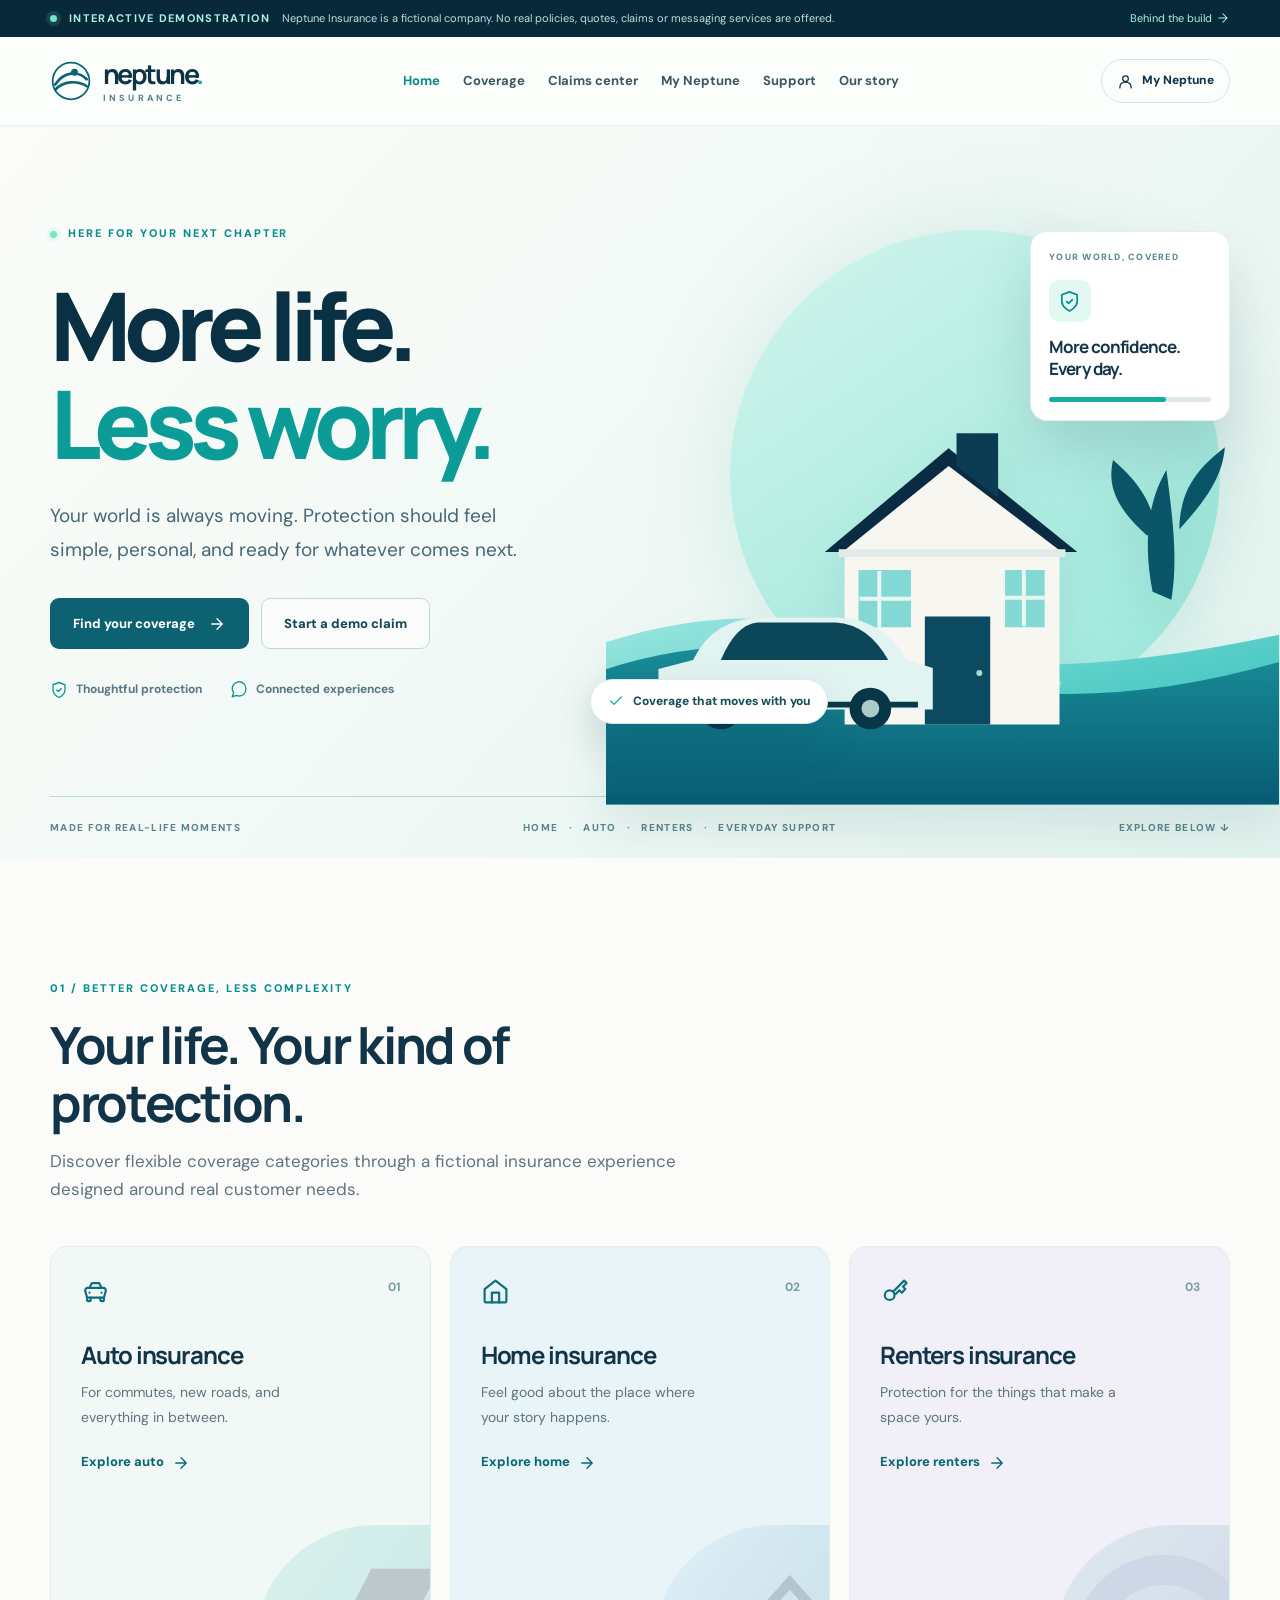
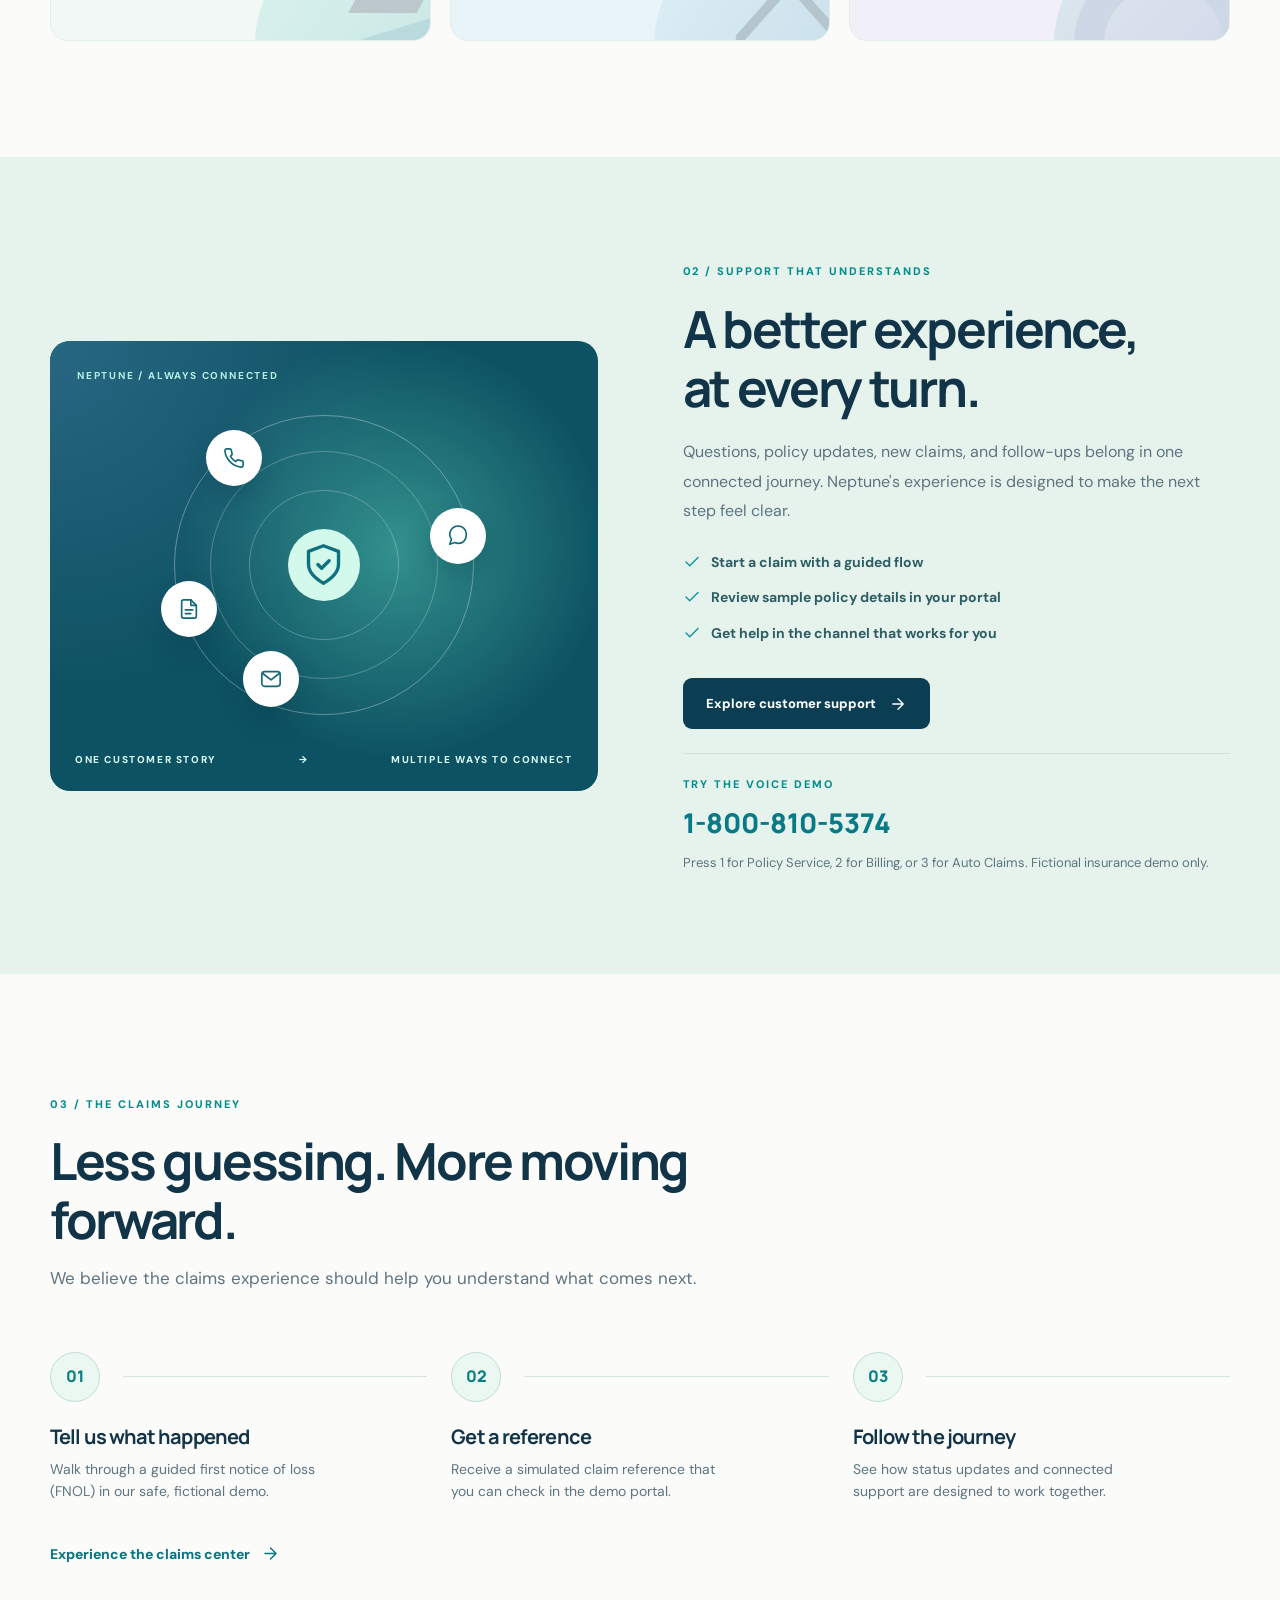
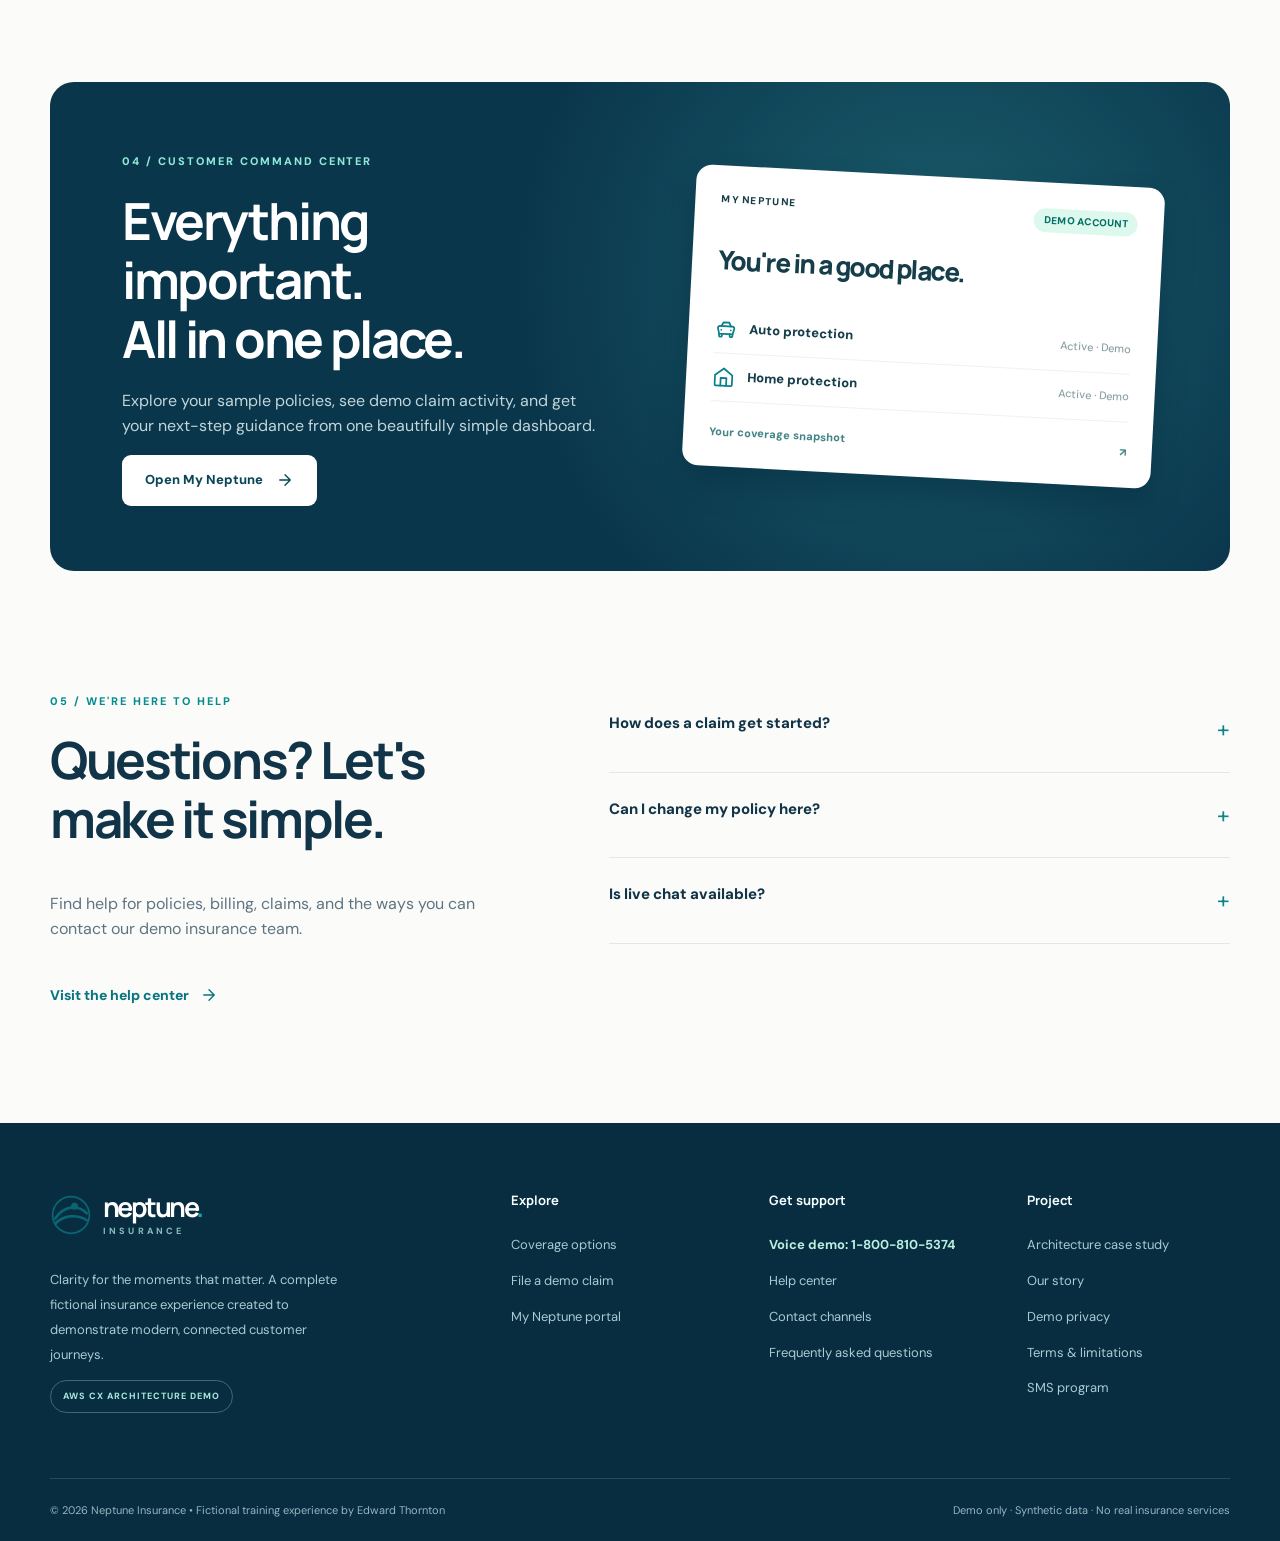
<file: neptune-insurance/index.html>
<!doctype html>
<html lang="en">

<head>
    <meta charset="utf-8">
    <meta name="viewport" content="width=device-width,initial-scale=1">
    <meta name="theme-color" content="#092a42">
    <meta name="description"
        content="Neptune Insurance is a fictional insurance customer experience demonstration powered by an AWS architecture project.">
    <title>Home | Neptune Insurance — Demo</title>
    <link rel="icon" type="image/svg+xml" href="assets/neptune-mark.svg">
    <link rel="preconnect" href="https://fonts.googleapis.com">
    <link rel="preconnect" href="https://fonts.gstatic.com" crossorigin>
    <link
        href="https://fonts.googleapis.com/css2?family=DM+Sans:wght@400;500;600;700;800&family=Manrope:wght@400;500;600;700;800&display=swap"
        rel="stylesheet">
    <link rel="stylesheet" href="assets/styles.css">
    <meta property="og:type" content="website">
    <meta property="og:site_name" content="Neptune Insurance — Demonstration">
    <meta property="og:title" content="Neptune Insurance | More life. Less worry.">
    <meta property="og:description"
        content="Explore Neptune Insurance's original customer experience and interactive claims demonstration.">
    <meta property="og:url" content="https://neptune.hireedwardthornton.click/">
    <meta property="og:image" content="https://neptune.hireedwardthornton.click/assets/neptune-customer-hero-social-2026.jpg">
    <meta property="og:image:secure_url" content="https://neptune.hireedwardthornton.click/assets/neptune-customer-hero-social-2026.jpg">
    <meta property="og:image:type" content="image/jpeg">
    <meta property="og:image:width" content="1200">
    <meta property="og:image:height" content="630">
    <meta property="og:image:alt" content="Neptune Insurance coastal home and car illustration with More life. Less worry. headline">
    <meta name="twitter:card" content="summary_large_image">
    <meta name="twitter:image" content="https://neptune.hireedwardthornton.click/assets/neptune-customer-hero-social-2026.jpg">
    <meta name="twitter:image:alt" content="Neptune Insurance coastal home and car illustration with More life. Less worry. headline">
</head>

<body data-page="home"><a href="#main" class="skip">Skip to content</a>
    <div class="demo-strip">
        <div class="container"><span class="strip-dot"></span><strong>INTERACTIVE DEMONSTRATION</strong><span>Neptune
                Insurance is a fictional company. No real policies, quotes, claims or messaging services are
                offered.</span><a href="https://hireedwardthornton.click/neptune-insurance.html">Behind the build <svg
                    class="icon" width="14" height="14" viewBox="0 0 24 24" fill="none" stroke="currentColor"
                    stroke-width="1.8" stroke-linecap="round" stroke-linejoin="round" aria-hidden="true">
                    <path d="M5 12h14m-7-7 7 7-7 7" />
                </svg></a></div>
    </div>
    <header class="site-header">
        <div class="container head-inner"><a class="brand" href="index.html" aria-label="Neptune Insurance home"><svg
                    class="brand-mark" viewBox="0 0 48 48" fill="none" aria-hidden="true">
                    <circle cx="24" cy="24" r="21" stroke="currentColor" stroke-width="2" />
                    <path d="M6 28c10-15 26-16 36-6M6 34c9-10 25-11 36-4" stroke="currentColor" stroke-width="3"
                        stroke-linecap="round" />
                    <circle cx="28" cy="14" r="4" fill="currentColor" />
                </svg><span><strong>neptune<span
                            class="brand-period">.</span></strong><small>INSURANCE</small></span></a>
            <nav class="desktop-nav" aria-label="Main navigation"><a href="index.html" class="active"
                    aria-current="page">Home</a><a href="coverage.html" class="">Coverage</a><a href="claims.html"
                    class="">Claims center</a><a href="portal.html" class="">My Neptune</a><a href="support.html"
                    class="">Support</a><a href="about.html" class="">Our story</a></nav>
            <div class="head-actions"><a class="nav-account" href="portal.html"><svg class="icon" width="17" height="17"
                        viewBox="0 0 24 24" fill="none" stroke="currentColor" stroke-width="1.8" stroke-linecap="round"
                        stroke-linejoin="round" aria-hidden="true">
                        <circle cx="12" cy="8" r="4" />
                        <path d="M4 21c0-5 3-8 8-8s8 3 8 8" />
                    </svg><span>My Neptune</span></a><button class="menu-toggle" type="button" aria-expanded="false"
                    aria-controls="mobile-nav" aria-label="Open menu"><svg class="icon" width="24" height="24"
                        viewBox="0 0 24 24" fill="none" stroke="currentColor" stroke-width="1.8" stroke-linecap="round"
                        stroke-linejoin="round" aria-hidden="true">
                        <path d="M4 7h16M4 12h16M4 17h16" />
                    </svg></button></div>
        </div>
        <nav class="mobile-nav" id="mobile-nav" aria-label="Mobile navigation"><a href="index.html" class="active"
                aria-current="page">Home</a><a href="coverage.html" class="">Coverage</a><a href="claims.html"
                class="">Claims center</a><a href="portal.html" class="">My Neptune</a><a href="support.html"
                class="">Support</a><a href="about.html" class="">Our story</a></nav>
    </header>
    <main id="main">
        <section class="hero">
            <div class="container hero-grid">
                <div class="hero-copy">
                    <div class="eyebrow with-line"><span class="mint-dot"></span> HERE FOR YOUR NEXT CHAPTER</div>
                    <h1>More life.<br><em>Less worry.</em></h1>
                    <p class="hero-lead">Your world is always moving. Protection should feel simple, personal, and ready
                        for whatever comes next.</p>
                    <div class="hero-actions"><a class="btn btn-primary" href="coverage.html">Find your coverage <svg
                                class="icon" width="18" height="18" viewBox="0 0 24 24" fill="none"
                                stroke="currentColor" stroke-width="1.8" stroke-linecap="round" stroke-linejoin="round"
                                aria-hidden="true">
                                <path d="M5 12h14m-7-7 7 7-7 7" />
                            </svg></a><a class="btn btn-outline" href="claims.html">Start a demo claim</a></div>
                    <div class="hero-proof"><span><svg class="icon" width="18" height="18" viewBox="0 0 24 24"
                                fill="none" stroke="currentColor" stroke-width="1.8" stroke-linecap="round"
                                stroke-linejoin="round" aria-hidden="true">
                                <path d="M12 22s8-4 8-10V5l-8-3-8 3v7c0 6 8 10 8 10Z" />
                                <path d="m9 12 2 2 4-4" />
                            </svg> Thoughtful protection</span><span><svg class="icon" width="18" height="18"
                                viewBox="0 0 24 24" fill="none" stroke="currentColor" stroke-width="1.8"
                                stroke-linecap="round" stroke-linejoin="round" aria-hidden="true">
                                <path
                                    d="M21 11.5a8.5 8.5 0 0 1-8.5 8.5 9 9 0 0 1-4-.9L3 21l1.9-5.5a9 9 0 1 1 16.1-4Z" />
                            </svg> Connected experiences</span></div>
                </div>
                <div class="hero-art" aria-label="Illustrated coastal home and vehicle with insurance summary card">
                    <div class="hero-sun"></div>
                    <div class="hero-glow"></div><svg class="landscape" viewBox="0 0 680 550" role="img"
                        aria-label="Modern house by a serene coast">
                        <defs>
                            <linearGradient id="hill" x1="0" y1="0" x2="0" y2="1">
                                <stop stop-color="#1A8E98" />
                                <stop offset="1" stop-color="#075B74" />
                            </linearGradient>
                            <linearGradient id="water" x1="0" y1="0" x2="1" y2="1">
                                <stop stop-color="#9CE6E0" />
                                <stop offset="1" stop-color="#1CB8B3" />
                            </linearGradient>
                        </defs>
                        <path d="M-20 393Q140 335 280 386T700 374V550H-20Z" fill="url(#water)" />
                        <path d="M-20 420q160-58 330-5t390-15v150H-20Z" fill="url(#hill)" />
                        <path d="M60 413q210-20 400 15" stroke="#B9F0EA" opacity=".45" stroke-width="3" fill="none" />
                        <g transform="translate(206 154)">
                            <path d="M15 141 140 36l130 105" fill="#092C44" />
                            <path d="M35 139 140 54l112 85v176H35Z" fill="#F7F6F0" />
                            <path d="M116 206h66v109h-66Z" fill="#0C4A62" />
                            <path d="M49 159h53v58H49Z" fill="#84D8D4" />
                            <path d="M197 159h40v58h-40Z" fill="#84D8D4" />
                            <path d="M29 142h229" stroke="#E2EBEA" stroke-width="8" />
                            <path d="M148 54v-33h42v65" fill="#0B3C53" />
                            <path d="M70 160v57m-20-29h52M216 159v57m-19-29h40" stroke="#EAF8F3" stroke-width="4" />
                            <circle cx="171" cy="263" r="3" fill="#A8DCD3" />
                        </g>
                        <g transform="translate(42 348)">
                            <path d="M46 56q20-43 71-43h75q45 1 70 43l26 8v42H11V65Z" fill="#E2F4F2" />
                            <path d="M111 18h79q33 2 53 38H74q15-36 37-38Z" fill="#0C4659" />
                            <path d="M29 101h244" stroke="#073949" stroke-width="6" />
                            <circle cx="74" cy="105" r="21" fill="#073647" />
                            <circle cx="225" cy="105" r="21" fill="#073647" />
                            <circle cx="74" cy="105" r="9" fill="#ADCAC9" />
                            <circle cx="225" cy="105" r="9" fill="#ADCAC9" />
                        </g>
                        <g fill="#0B5569">
                            <path d="M552 335c-12-64 1-101 14-123 6 47 12 90 5 131Z" />
                            <path
                                d="M546 278c-34-31-39-52-34-76 27 23 41 45 44 76ZM579 272c35-38 44-60 46-83-31 24-45 45-46 83Z" />
                        </g>
                    </svg>
                    <div class="floating-card float-policy"><span class="small-label">YOUR WORLD, COVERED</span>
                        <div class="floating-icon"><svg class="icon" width="23" height="23" viewBox="0 0 24 24"
                                fill="none" stroke="currentColor" stroke-width="1.8" stroke-linecap="round"
                                stroke-linejoin="round" aria-hidden="true">
                                <path d="M12 22s8-4 8-10V5l-8-3-8 3v7c0 6 8 10 8 10Z" />
                                <path d="m9 12 2 2 4-4" />
                            </svg></div><strong>More confidence.<br>Every day.</strong>
                        <div class="tiny-progress"><i></i></div>
                    </div>
                    <div class="float-tag"><svg class="icon" width="16" height="16" viewBox="0 0 24 24" fill="none"
                            stroke="currentColor" stroke-width="1.8" stroke-linecap="round" stroke-linejoin="round"
                            aria-hidden="true">
                            <path d="m4 12 5 5L20 6" />
                        </svg> Coverage that moves with you</div>
                </div>
            </div>
            <div class="container hero-bottom"><span>MADE FOR REAL-LIFE MOMENTS</span><span>HOME <b>·</b> AUTO <b>·</b>
                    RENTERS <b>·</b> EVERYDAY SUPPORT</span><span>EXPLORE BELOW ↓</span></div>
        </section>
        <section class="section-pad">
            <div class="container">
                <div class="section-heading"><span class="eyebrow">01 / BETTER COVERAGE, LESS COMPLEXITY</span>
                    <h2>Your life. Your kind of protection.</h2>
                    <p>Discover flexible coverage categories through a fictional insurance experience designed around
                        real customer needs.</p>
                </div>
                <div class="coverage-grid"><a class="coverage-tile" href="coverage.html#auto">
                        <div class="tile-icon"><svg class="icon" width="29" height="29" viewBox="0 0 24 24" fill="none"
                                stroke="currentColor" stroke-width="1.8" stroke-linecap="round" stroke-linejoin="round"
                                aria-hidden="true">
                                <path d="M5 17h14l1.5-5.5a2 2 0 0 0-1.9-2.5H5.4a2 2 0 0 0-1.9 2.5L5 17Z" />
                                <path
                                    d="M7 9 9 5h6l2 4M5 17v2a1 1 0 0 0 1 1h1a1 1 0 0 0 1-1v-2m8 0v2a1 1 0 0 0 1 1h1a1 1 0 0 0 1-1v-2M7 13h.01M17 13h.01" />
                            </svg></div><span class="tile-num">01</span>
                        <h3>Auto insurance</h3>
                        <p>For commutes, new roads, and everything in between.</p><span class="tile-link">Explore auto
                            <svg class="icon" width="18" height="18" viewBox="0 0 24 24" fill="none"
                                stroke="currentColor" stroke-width="1.8" stroke-linecap="round" stroke-linejoin="round"
                                aria-hidden="true">
                                <path d="M5 12h14m-7-7 7 7-7 7" />
                            </svg></span>
                        <div class="tile-art auto-art">
                            <div class="art-road"></div>
                            <div class="art-car">▰</div>
                        </div>
                    </a><a class="coverage-tile" href="coverage.html#home">
                        <div class="tile-icon"><svg class="icon" width="29" height="29" viewBox="0 0 24 24" fill="none"
                                stroke="currentColor" stroke-width="1.8" stroke-linecap="round" stroke-linejoin="round"
                                aria-hidden="true">
                                <path d="m3 10 9-7 9 7v10a1 1 0 0 1-1 1H4a1 1 0 0 1-1-1V10Z" />
                                <path d="M9 21v-8h6v8" />
                            </svg></div><span class="tile-num">02</span>
                        <h3>Home insurance</h3>
                        <p>Feel good about the place where your story happens.</p><span class="tile-link">Explore home
                            <svg class="icon" width="18" height="18" viewBox="0 0 24 24" fill="none"
                                stroke="currentColor" stroke-width="1.8" stroke-linecap="round" stroke-linejoin="round"
                                aria-hidden="true">
                                <path d="M5 12h14m-7-7 7 7-7 7" />
                            </svg></span>
                        <div class="tile-art home-art">
                            <div class="art-house">⌂</div>
                        </div>
                    </a><a class="coverage-tile" href="coverage.html#renters">
                        <div class="tile-icon"><svg class="icon" width="29" height="29" viewBox="0 0 24 24" fill="none"
                                stroke="currentColor" stroke-width="1.8" stroke-linecap="round" stroke-linejoin="round"
                                aria-hidden="true">
                                <circle cx="8" cy="15" r="4" />
                                <path d="m11 12 9-9 2 2-3 3 2 2-3 3-2-2-3 3" />
                            </svg></div><span class="tile-num">03</span>
                        <h3>Renters insurance</h3>
                        <p>Protection for the things that make a space yours.</p><span class="tile-link">Explore renters
                            <svg class="icon" width="18" height="18" viewBox="0 0 24 24" fill="none"
                                stroke="currentColor" stroke-width="1.8" stroke-linecap="round" stroke-linejoin="round"
                                aria-hidden="true">
                                <path d="M5 12h14m-7-7 7 7-7 7" />
                            </svg></span>
                        <div class="tile-art renters-art">
                            <div class="art-circle"></div>
                        </div>
                    </a></div>
            </div>
        </section>
        <section class="feature-band">
            <div class="container feature-grid">
                <div class="feature-art"><span class="image-stamp">NEPTUNE / ALWAYS CONNECTED</span>
                    <div class="feature-circle">
                        <div class="feature-orbit">
                            <div class="orbit-core"><svg class="icon" width="45" height="45" viewBox="0 0 24 24"
                                    fill="none" stroke="currentColor" stroke-width="1.8" stroke-linecap="round"
                                    stroke-linejoin="round" aria-hidden="true">
                                    <path d="M12 22s8-4 8-10V5l-8-3-8 3v7c0 6 8 10 8 10Z" />
                                    <path d="m9 12 2 2 4-4" />
                                </svg></div><span class="orbit-icon oi-1"><svg class="icon" width="22" height="22"
                                    viewBox="0 0 24 24" fill="none" stroke="currentColor" stroke-width="1.8"
                                    stroke-linecap="round" stroke-linejoin="round" aria-hidden="true">
                                    <path
                                        d="M22 16.9v3a2 2 0 0 1-2.2 2A19.8 19.8 0 0 1 2.1 4.2 2 2 0 0 1 4.1 2h3a2 2 0 0 1 2 1.7c.13 1.08.38 2.12.74 3.1a2 2 0 0 1-.45 2.12L8.1 10.2a16 16 0 0 0 5.7 5.7l1.28-1.29a2 2 0 0 1 2.12-.44c.98.36 2.02.61 3.1.74a2 2 0 0 1 1.7 1.69Z" />
                                </svg></span><span class="orbit-icon oi-2"><svg class="icon" width="22" height="22"
                                    viewBox="0 0 24 24" fill="none" stroke="currentColor" stroke-width="1.8"
                                    stroke-linecap="round" stroke-linejoin="round" aria-hidden="true">
                                    <path
                                        d="M21 11.5a8.5 8.5 0 0 1-8.5 8.5 9 9 0 0 1-4-.9L3 21l1.9-5.5a9 9 0 1 1 16.1-4Z" />
                                </svg></span><span class="orbit-icon oi-3"><svg class="icon" width="22" height="22"
                                    viewBox="0 0 24 24" fill="none" stroke="currentColor" stroke-width="1.8"
                                    stroke-linecap="round" stroke-linejoin="round" aria-hidden="true">
                                    <rect x="2" y="4" width="20" height="16" rx="3" />
                                    <path d="m3 6 9 7 9-7" />
                                </svg></span><span class="orbit-icon oi-4"><svg class="icon" width="22" height="22"
                                    viewBox="0 0 24 24" fill="none" stroke="currentColor" stroke-width="1.8"
                                    stroke-linecap="round" stroke-linejoin="round" aria-hidden="true">
                                    <path d="M14 2H6a2 2 0 0 0-2 2v16a2 2 0 0 0 2 2h12a2 2 0 0 0 2-2V8Z" />
                                    <path d="M14 2v6h6M8 13h8M8 17h6" />
                                </svg></span>
                        </div>
                    </div>
                    <div class="feature-note">ONE CUSTOMER STORY <span>→</span> MULTIPLE WAYS TO CONNECT</div>
                </div>
                <div class="feature-copy"><span class="eyebrow">02 / SUPPORT THAT UNDERSTANDS</span>
                    <h2>A better experience, at every turn.</h2>
                    <p>Questions, policy updates, new claims, and follow-ups belong in one connected journey. Neptune's
                        experience is designed to make the next step feel clear.</p>
                    <div class="feature-points">
                        <div><svg class="icon" width="18" height="18" viewBox="0 0 24 24" fill="none"
                                stroke="currentColor" stroke-width="1.8" stroke-linecap="round" stroke-linejoin="round"
                                aria-hidden="true">
                                <path d="m4 12 5 5L20 6" />
                            </svg> Start a claim with a guided flow</div>
                        <div><svg class="icon" width="18" height="18" viewBox="0 0 24 24" fill="none"
                                stroke="currentColor" stroke-width="1.8" stroke-linecap="round" stroke-linejoin="round"
                                aria-hidden="true">
                                <path d="m4 12 5 5L20 6" />
                            </svg> Review sample policy details in your portal</div>
                        <div><svg class="icon" width="18" height="18" viewBox="0 0 24 24" fill="none"
                                stroke="currentColor" stroke-width="1.8" stroke-linecap="round" stroke-linejoin="round"
                                aria-hidden="true">
                                <path d="m4 12 5 5L20 6" />
                            </svg> Get help in the channel that works for you</div>
                    </div><a class="btn btn-dark" href="support.html">Explore customer support <svg class="icon"
                            width="18" height="18" viewBox="0 0 24 24" fill="none" stroke="currentColor"
                            stroke-width="1.8" stroke-linecap="round" stroke-linejoin="round" aria-hidden="true">
                            <path d="M5 12h14m-7-7 7 7-7 7" />
                        </svg></a>
                    <div class="voice-contact"><span class="eyebrow">TRY THE VOICE DEMO</span><a class="voice-number" href="tel:+18008105374">1-800-810-5374</a><p>Press 1 for Policy Service, 2 for Billing, or 3 for Auto Claims. Fictional insurance demo only.</p></div>
                </div>
            </div>
        </section>
        <section class="section-pad process">
            <div class="container">
                <div class="section-heading"><span class="eyebrow">03 / THE CLAIMS JOURNEY</span>
                    <h2>Less guessing. More moving forward.</h2>
                    <p>We believe the claims experience should help you understand what comes next.</p>
                </div>
                <div class="steps-grid">
                    <div class="step"><span class="step-num">01</span>
                        <div class="step-line"></div>
                        <h3>Tell us what happened</h3>
                        <p>Walk through a guided first notice of loss (FNOL) in our safe, fictional demo.</p>
                    </div>
                    <div class="step"><span class="step-num">02</span>
                        <div class="step-line"></div>
                        <h3>Get a reference</h3>
                        <p>Receive a simulated claim reference that you can check in the demo portal.</p>
                    </div>
                    <div class="step"><span class="step-num">03</span>
                        <div class="step-line"></div>
                        <h3>Follow the journey</h3>
                        <p>See how status updates and connected support are designed to work together.</p>
                    </div>
                </div><a class="text-action" href="claims.html">Experience the claims center <svg class="icon"
                        width="19" height="19" viewBox="0 0 24 24" fill="none" stroke="currentColor" stroke-width="1.8"
                        stroke-linecap="round" stroke-linejoin="round" aria-hidden="true">
                        <path d="M5 12h14m-7-7 7 7-7 7" />
                    </svg></a>
            </div>
        </section>
        <section class="container">
            <div class="portal-promo">
                <div><span class="eyebrow">04 / CUSTOMER COMMAND CENTER</span>
                    <h2>Everything important.<br>All in one place.</h2>
                    <p>Explore your sample policies, see demo claim activity, and get your next-step guidance from one
                        beautifully simple dashboard.</p><a href="portal.html" class="btn btn-white">Open My Neptune
                        <svg class="icon" width="18" height="18" viewBox="0 0 24 24" fill="none" stroke="currentColor"
                            stroke-width="1.8" stroke-linecap="round" stroke-linejoin="round" aria-hidden="true">
                            <path d="M5 12h14m-7-7 7 7-7 7" />
                        </svg></a>
                </div>
                <div class="portal-promo-card">
                    <div class="mini-card-top"><span>MY NEPTUNE</span><span class="status-pill mint">DEMO ACCOUNT</span>
                    </div>
                    <div class="mini-balance">You're in a good place.</div>
                    <div class="mini-policy"><svg class="icon" width="23" height="23" viewBox="0 0 24 24" fill="none"
                            stroke="currentColor" stroke-width="1.8" stroke-linecap="round" stroke-linejoin="round"
                            aria-hidden="true">
                            <path d="M5 17h14l1.5-5.5a2 2 0 0 0-1.9-2.5H5.4a2 2 0 0 0-1.9 2.5L5 17Z" />
                            <path
                                d="M7 9 9 5h6l2 4M5 17v2a1 1 0 0 0 1 1h1a1 1 0 0 0 1-1v-2m8 0v2a1 1 0 0 0 1 1h1a1 1 0 0 0 1-1v-2M7 13h.01M17 13h.01" />
                        </svg> Auto protection <span>Active · Demo</span></div>
                    <div class="mini-policy"><svg class="icon" width="23" height="23" viewBox="0 0 24 24" fill="none"
                            stroke="currentColor" stroke-width="1.8" stroke-linecap="round" stroke-linejoin="round"
                            aria-hidden="true">
                            <path d="m3 10 9-7 9 7v10a1 1 0 0 1-1 1H4a1 1 0 0 1-1-1V10Z" />
                            <path d="M9 21v-8h6v8" />
                        </svg> Home protection <span>Active · Demo</span></div>
                    <div class="mini-card-foot">Your coverage snapshot <span>↗</span></div>
                </div>
            </div>
        </section>
        <section class="section-pad faq-home">
            <div class="container faq-home-grid">
                <div><span class="eyebrow">05 / WE'RE HERE TO HELP</span>
                    <h2>Questions? Let's make it simple.</h2>
                    <p>Find help for policies, billing, claims, and the ways you can contact our demo insurance team.
                    </p><a class="text-action" href="support.html">Visit the help center <svg class="icon" width="18"
                            height="18" viewBox="0 0 24 24" fill="none" stroke="currentColor" stroke-width="1.8"
                            stroke-linecap="round" stroke-linejoin="round" aria-hidden="true">
                            <path d="M5 12h14m-7-7 7 7-7 7" />
                        </svg></a>
                </div>
                <div class="faq-mini">
                    <details>
                        <summary>How does a claim get started? <span>+</span></summary>
                        <p>Start in our claims center. The demo collects a few non-sensitive details and returns a
                            sample reference number.</p>
                    </details>
                    <details>
                        <summary>Can I change my policy here? <span>+</span></summary>
                        <p>The portal demonstrates policy-service workflows. No real insurance contract is created or
                            modified.</p>
                    </details>
                    <details>
                        <summary>Is live chat available? <span>+</span></summary>
                        <p>The site includes a guided assistant preview. Actual Amazon Connect chat will be enabled
                            after the widget is configured and tested.</p>
                    </details>
                </div>
            </div>
        </section>
    </main>
    <footer class="footer">
        <div class="container">
            <div class="footer-top">
                <div class="foot-brand"><a class="brand brand-light" href="index.html"><svg class="brand-mark"
                            viewBox="0 0 48 48" fill="none" aria-hidden="true">
                            <circle cx="24" cy="24" r="21" stroke="currentColor" stroke-width="2" />
                            <path d="M6 28c10-15 26-16 36-6M6 34c9-10 25-11 36-4" stroke="currentColor" stroke-width="3"
                                stroke-linecap="round" />
                            <circle cx="28" cy="14" r="4" fill="currentColor" />
                        </svg><span><strong>neptune<span
                                    class="brand-period">.</span></strong><small>INSURANCE</small></span></a>
                    <p>Clarity for the moments that matter. A complete fictional insurance experience created to
                        demonstrate modern, connected customer journeys.</p><span class="foot-chip">AWS CX ARCHITECTURE
                        DEMO</span>
                </div>
                <div class="foot-col">
                    <h4>Explore</h4><a href="coverage.html">Coverage options</a><a href="claims.html">File a demo
                        claim</a><a href="portal.html">My Neptune portal</a>
                </div>
                <div class="foot-col">
                    <h4>Get support</h4><a href="tel:+18008105374">Voice demo: 1-800-810-5374</a><a href="support.html">Help center</a><a href="support.html#contact">Contact
                        channels</a><a href="support.html#faq">Frequently asked questions</a>
                </div>
                <div class="foot-col">
                    <h4>Project</h4><a href="https://hireedwardthornton.click/neptune-insurance.html">Architecture case
                        study</a><a href="about.html">Our story</a><a href="privacy.html">Demo privacy</a><a
                        href="terms.html">Terms & limitations</a><a href="sms.html">SMS program</a>
                </div>
            </div>
            <div class="foot-bottom"><span>© 2026 Neptune Insurance • Fictional training experience by Edward
                    Thornton</span><span>Demo only · Synthetic data · No real insurance services</span></div>
        </div>
    </footer>
    <div class="toast" role="status" aria-live="polite"></div>
    <script defer src="assets/site.js"></script>
<script type="text/javascript">
  (function(w, d, x, id){
    s=d.createElement('script');
    s.src='https://neptune-insurance-lab.my.connect.aws/connectwidget/static/amazon-connect-chat-interface-client.js';
    s.async=1;
    s.id=id;
    d.getElementsByTagName('head')[0].appendChild(s);
    w[x] = w[x] || function() { (w[x].ac = w[x].ac || []).push(arguments) };
  })(window, document, 'amazon_connect', '97fa433b-0a7e-4fa2-8853-468650c9b453');
  amazon_connect('styles', { iconType: 'CHAT', openChat: { color: '#000000', backgroundColor: '#c1fa6a' }, closeChat: { color: '#000000', backgroundColor: '#c1fa6a'} });
  amazon_connect('snippetId', '[base64]');
  amazon_connect('supportedMessagingContentTypes', [ 'text/plain', 'text/markdown', 'application/vnd.amazonaws.connect.message.interactive', 'application/vnd.amazonaws.connect.message.interactive.response' ]);
</script>
</body>

</html>
</file>
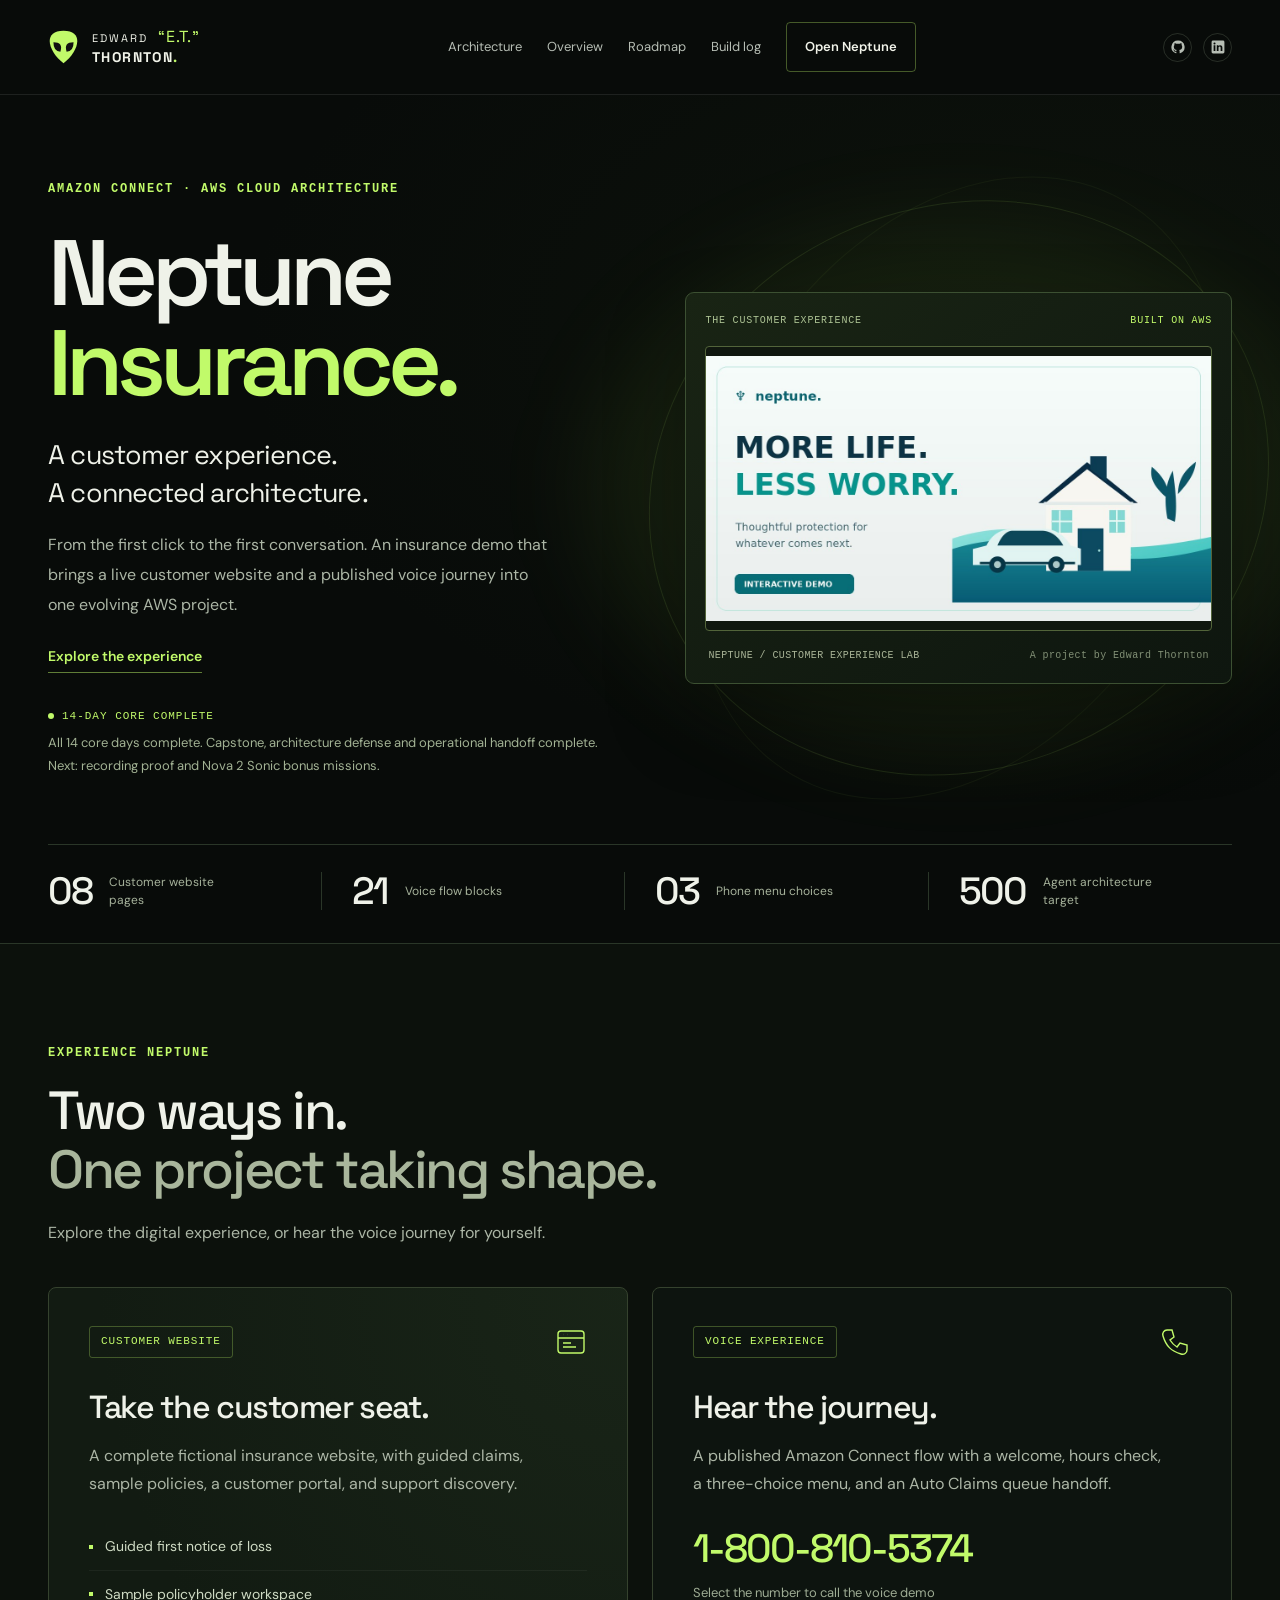
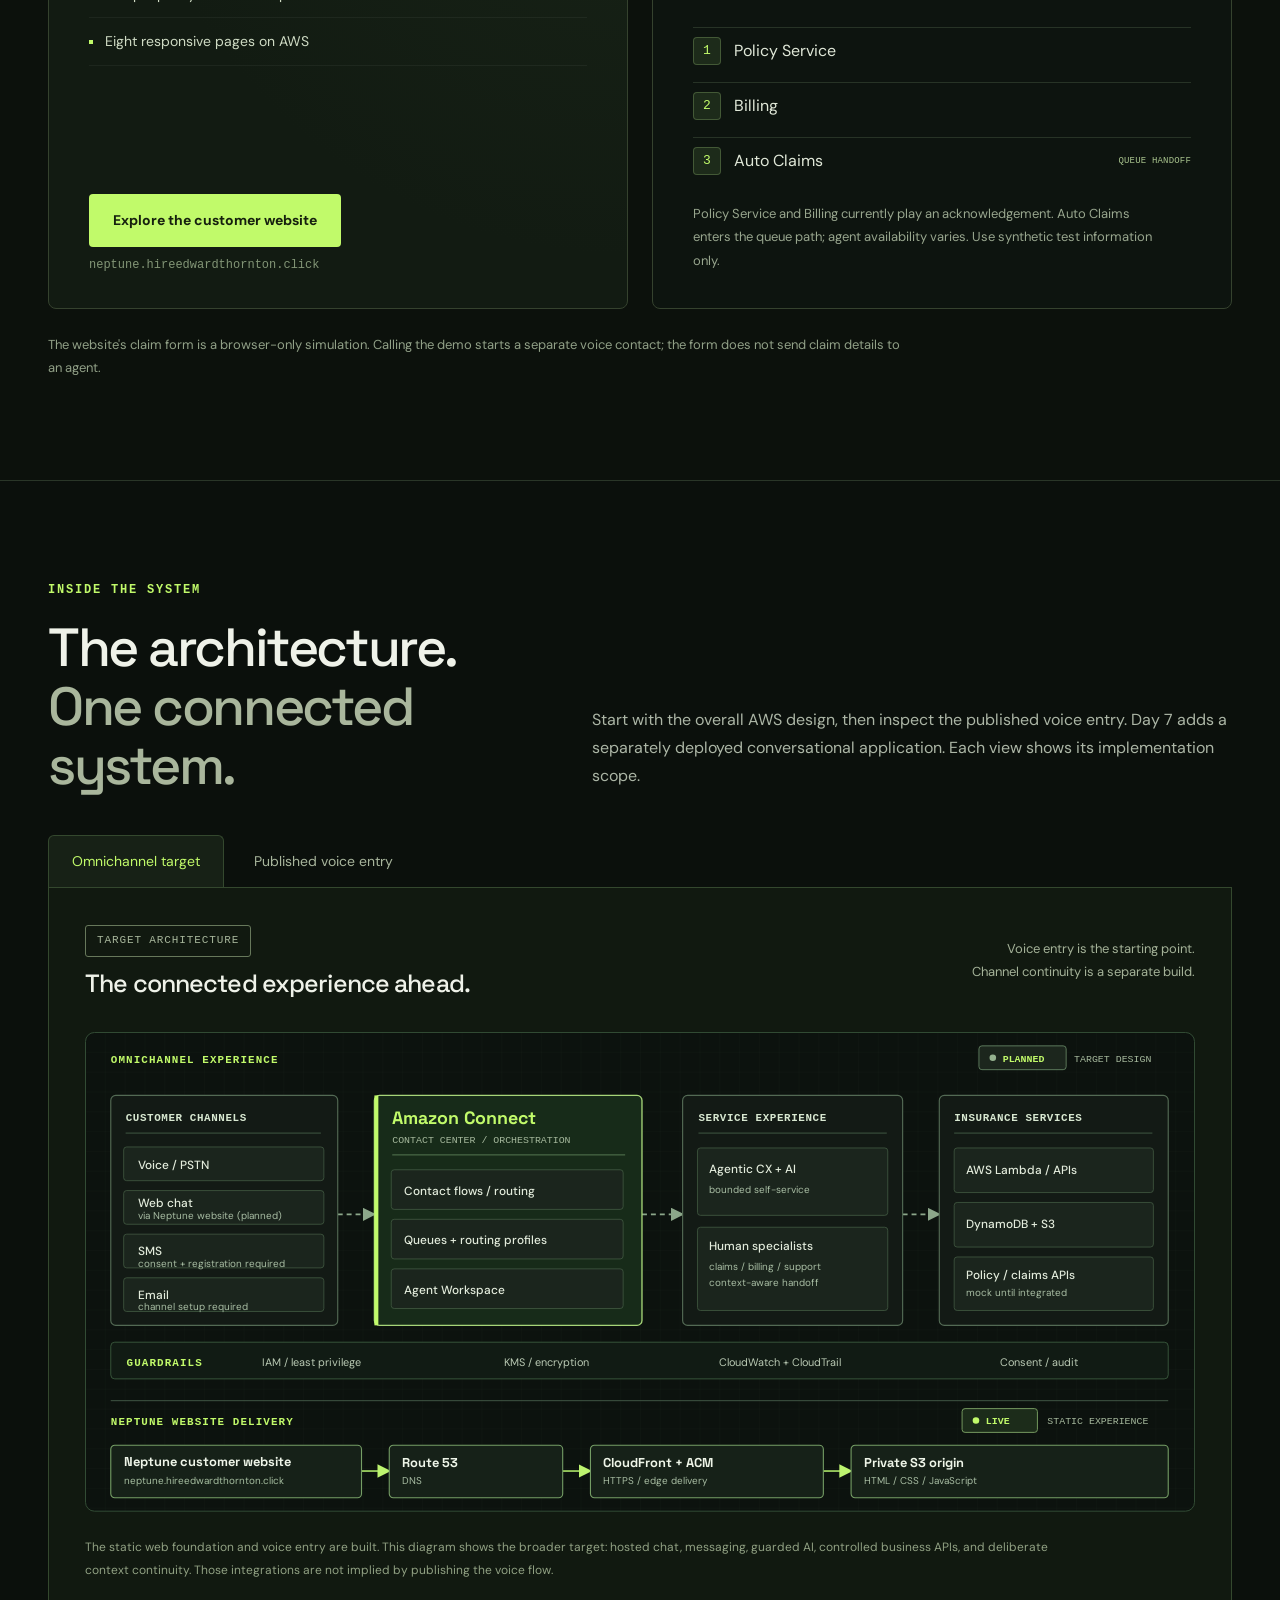
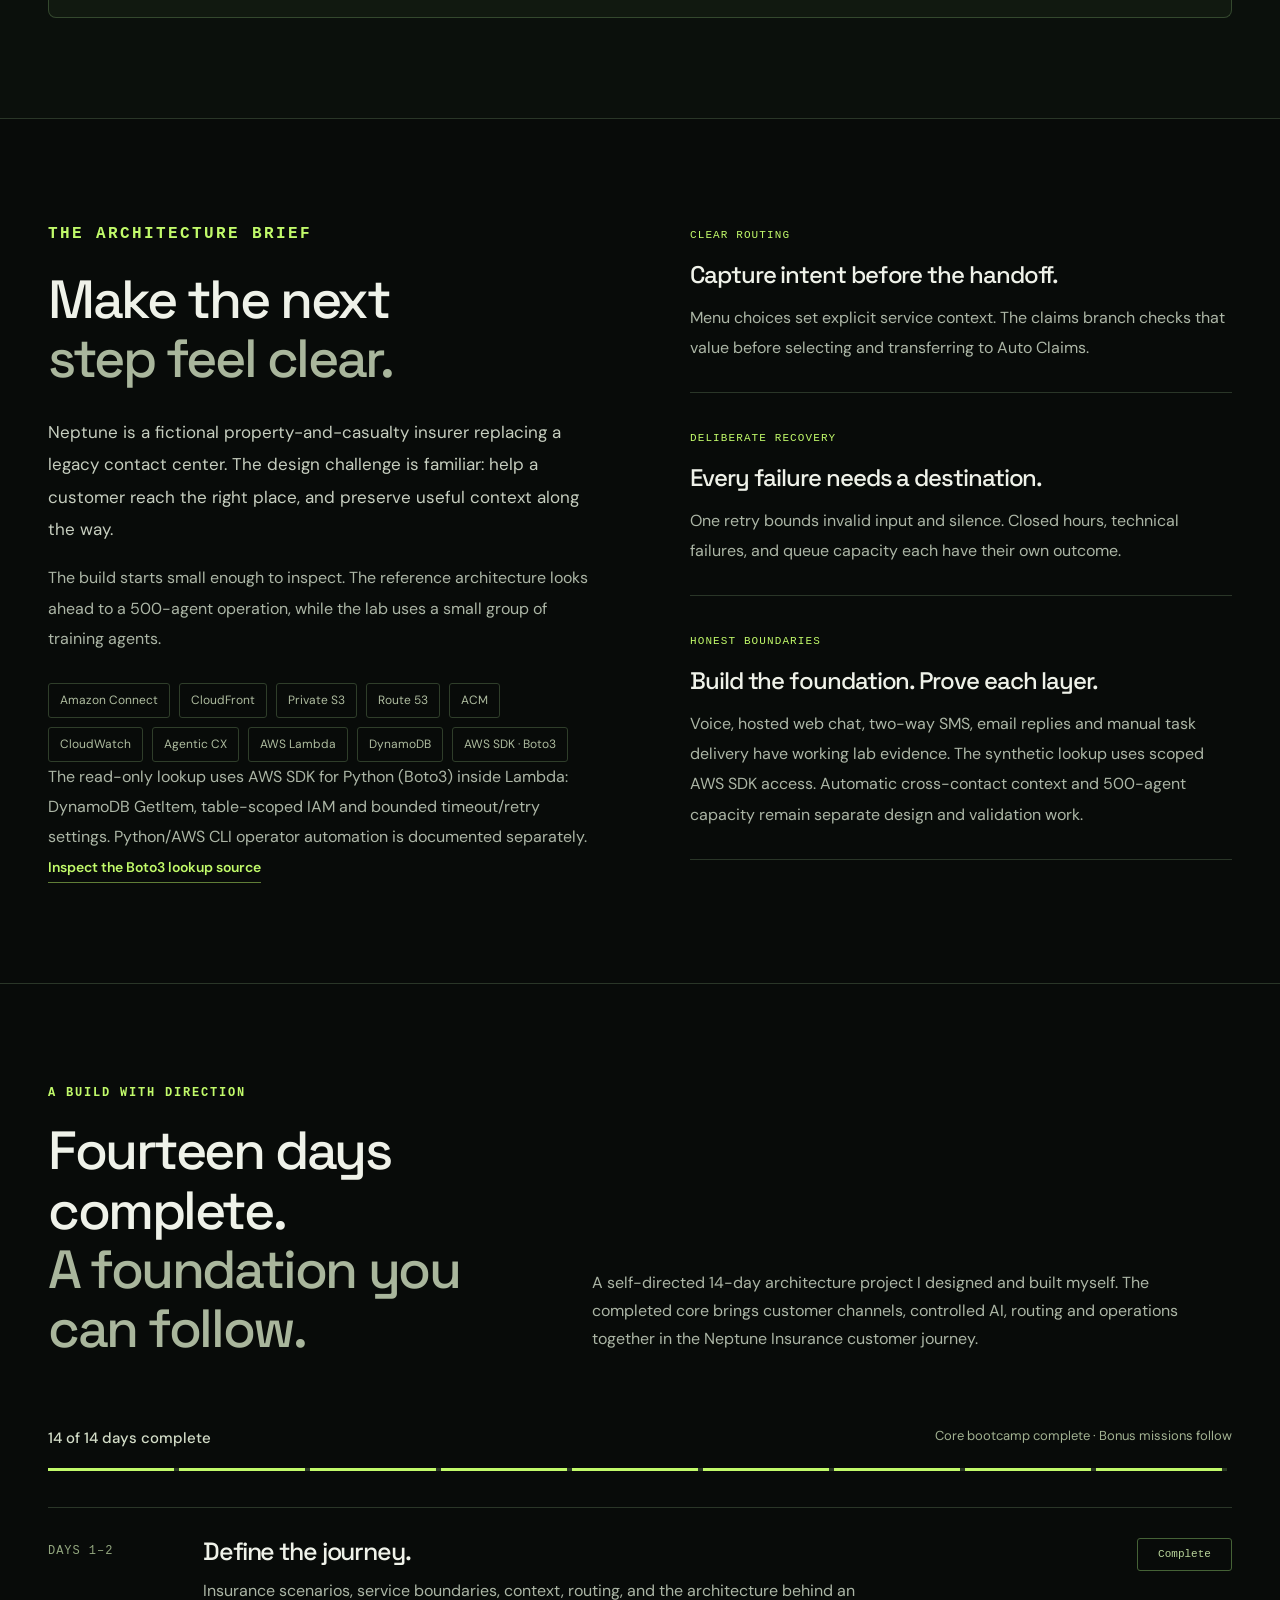
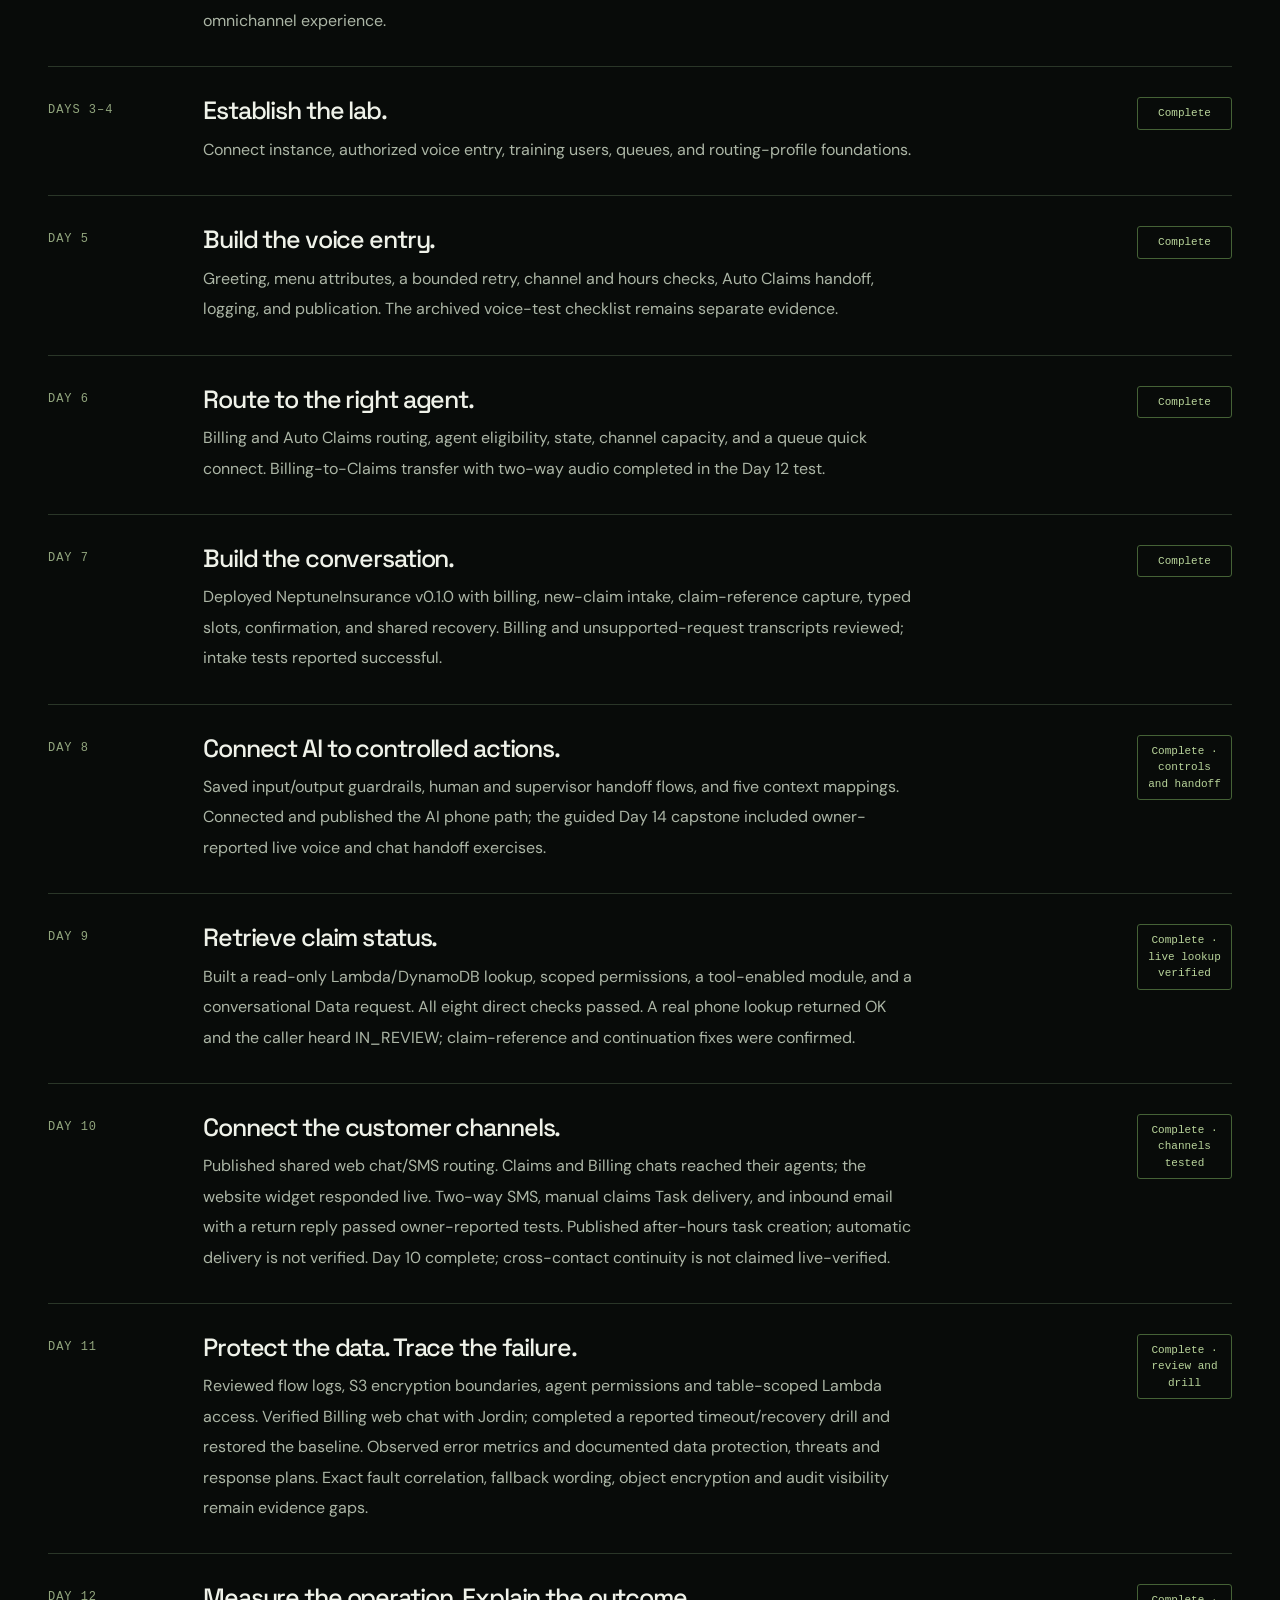
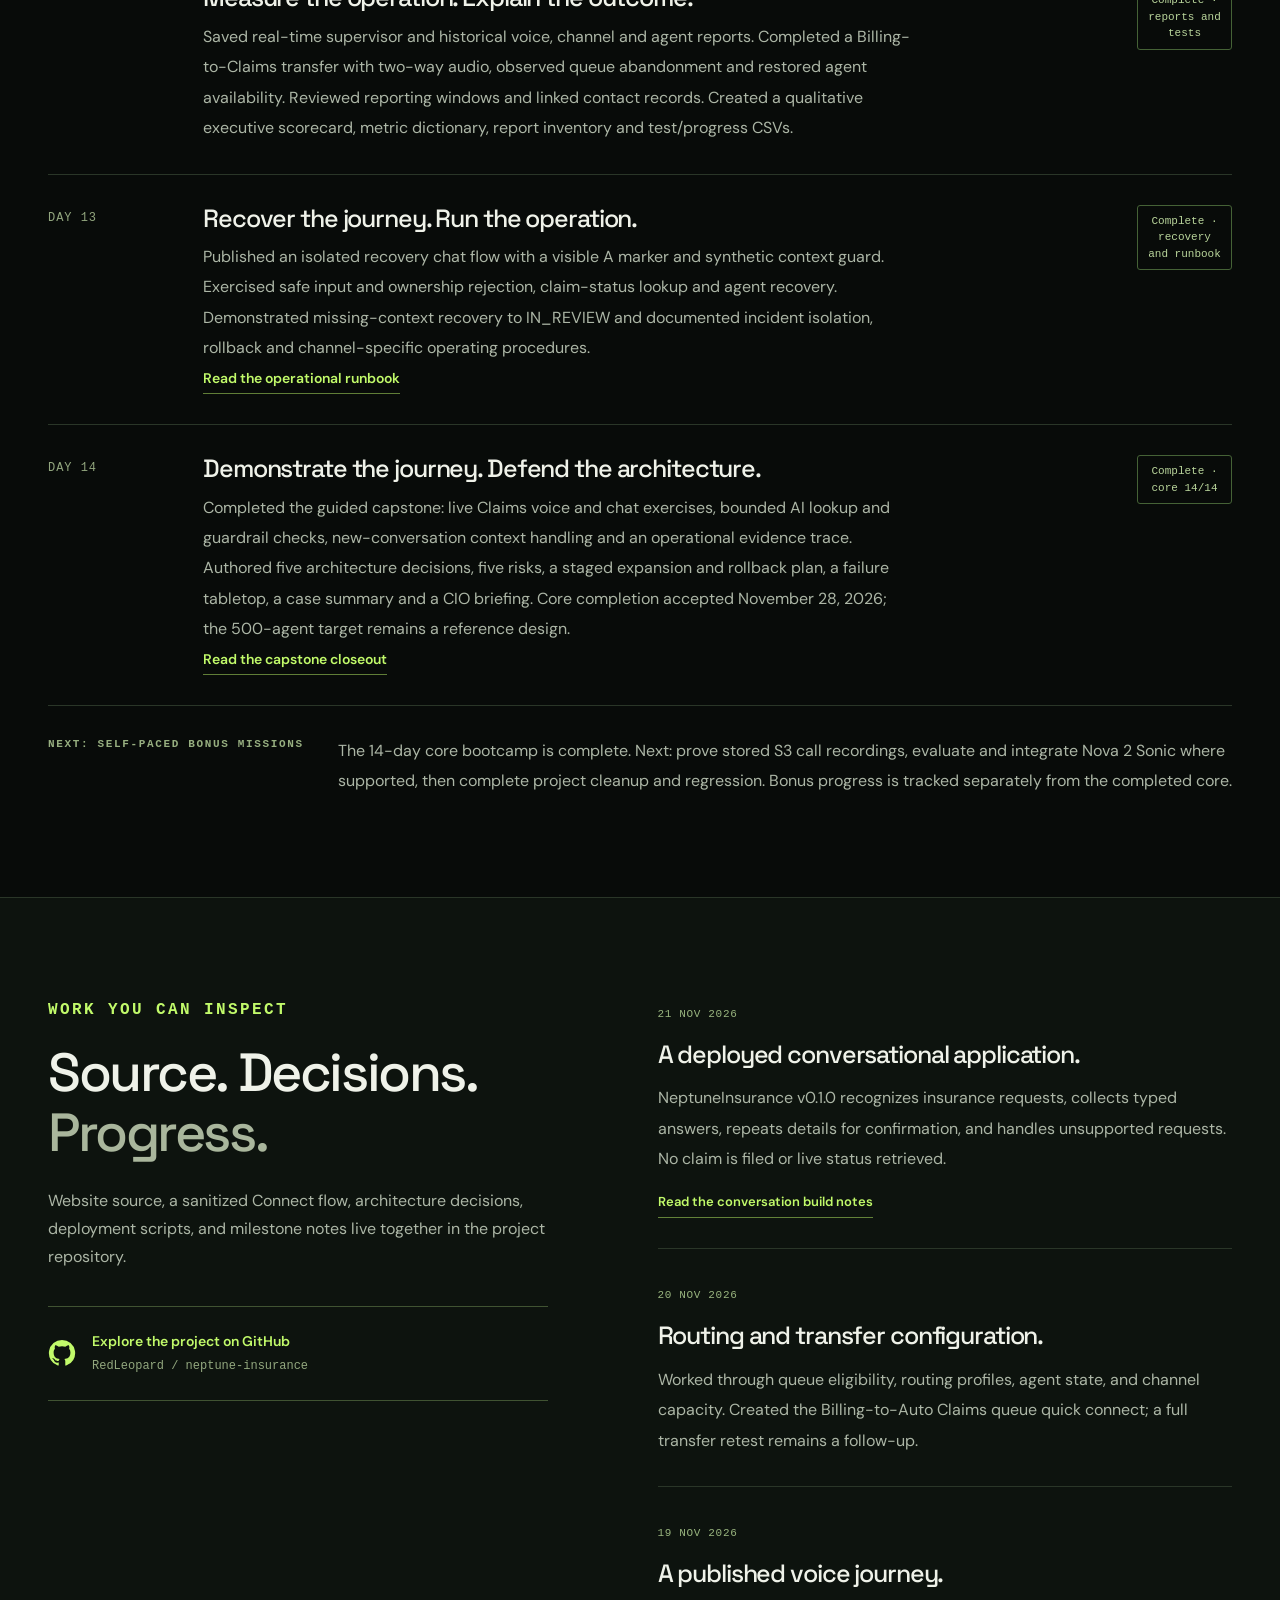
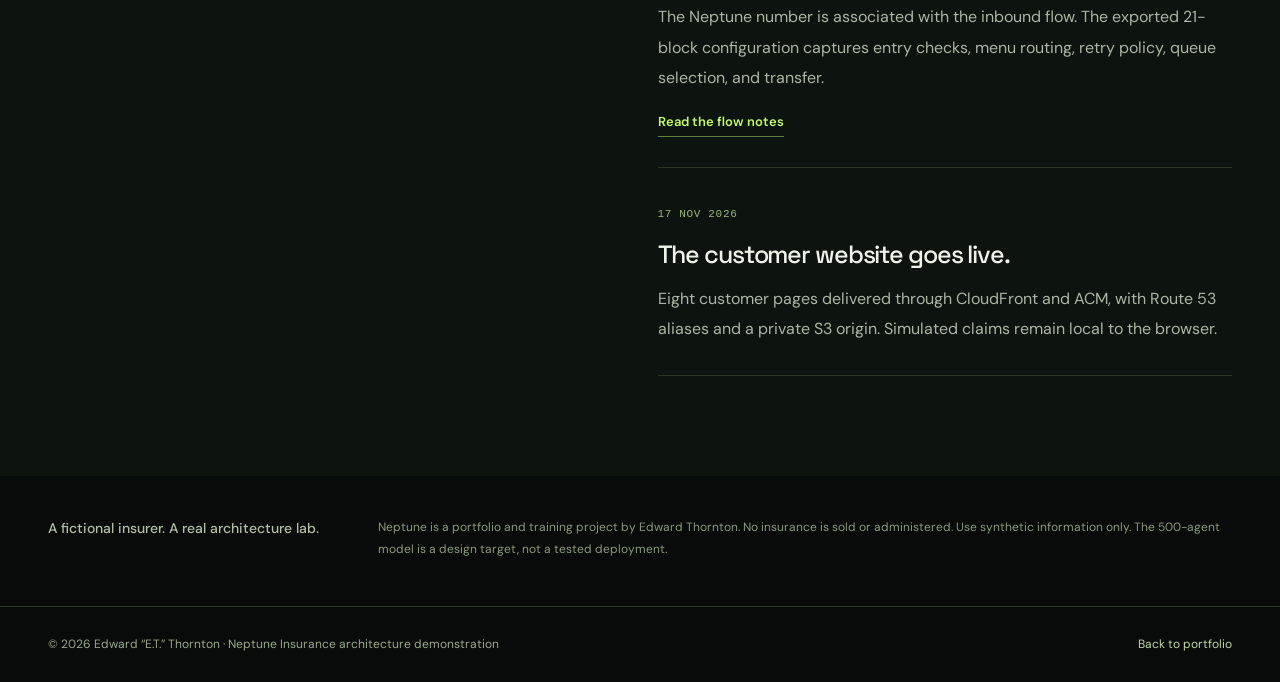
<file: neptune-insurance.html>
<!doctype html>
<html lang="en">

<head>
    <meta charset="utf-8">
    <meta name="viewport" content="width=device-width,initial-scale=1">
    <meta name="theme-color" content="#080b09">
    <meta name="description"
        content="Neptune Insurance: a live AWS customer website and published Amazon Connect voice journey. Explore the build, call the demo, and inspect the architecture by Edward Thornton.">
    <title>Neptune Insurance | Edward “E.T.” Thornton</title>
    <meta property="og:type" content="website">
    <meta property="og:site_name" content="Edward E.T. Thornton · Architecture Portfolio">
    <meta property="og:title" content="Neptune Insurance | Live AWS CX Experience">
    <meta property="og:description"
        content="Neptune Insurance: all 14 core bootcamp days complete, including the live customer-journey capstone, operational handoff and principal architect defense. Next: S3 recording proof, Nova 2 Sonic and self-paced cleanup.">
    <meta property="og:url" content="https://hireedwardthornton.click/neptune-insurance.html">
    <meta property="og:image" content="https://hireedwardthornton.click/assets/neptune-share.png">
    <meta property="og:image:secure_url" content="https://hireedwardthornton.click/assets/neptune-share.png">
    <meta property="og:image:type" content="image/png">
    <meta property="og:image:alt"
        content="Neptune Insurance ringed-planet sign on a glass office building with Amazon Connect and voice, chat, email and SMS icons">
    <meta name="twitter:card" content="summary_large_image">
    <meta name="twitter:title" content="Neptune Insurance | Live AWS CX Experience">
    <meta name="twitter:description"
        content="Explore the interactive customer experience and its AWS architecture case study.">
    <meta name="twitter:image" content="https://hireedwardthornton.click/assets/neptune-share.png">
    <link rel="canonical" href="https://hireedwardthornton.click/neptune-insurance.html">
    <link rel="preconnect" href="https://fonts.googleapis.com">
    <link rel="preconnect" href="https://fonts.gstatic.com" crossorigin>
    <link
        href="https://fonts.googleapis.com/css2?family=DM+Sans:wght@400;500;600;700;800&family=Space+Grotesk:wght@400;500;600;700&display=swap"
        rel="stylesheet">
    <style>
        :root {
            --bg: #080b09;
            --panel: #101610;
            --panel-light: #172117;
            --lime: #c1fa6a;
            --ink: #eff2e9;
            --muted: #acb6a6;
            --line: #2a3628;
            --mono: 'Courier New', monospace;
            --display: 'Space Grotesk', sans-serif;
            color-scheme: dark
        }

        * {
            box-sizing: border-box
        }

        html {
            scroll-behavior: smooth;
            scroll-padding-top: 24px
        }

        body {
            margin: 0;
            background: var(--bg);
            color: var(--ink);
            font-family: 'DM Sans', Arial, sans-serif;
            font-size: 16px;
            line-height: 1.75
        }

        a {
            color: inherit;
            text-decoration: none
        }

        button {
            font: inherit
        }

        button,
        a {
            -webkit-tap-highlight-color: transparent
        }

        a:focus-visible,
        button:focus-visible,
        [tabindex]:focus-visible {
            outline: 2px solid var(--lime);
            outline-offset: 6px
        }

        button:disabled {
            cursor: default
        }

        button {
            cursor: pointer
        }

        h1,
        h2,
        h3,
        h4,
        p,
        figure {
            margin: 0
        }

        h1,
        h2,
        h3,
        h4 {
            font-family: var(--display);
            font-weight: 500;
            line-height: 1.1;
            letter-spacing: -.045em
        }

        p {
            color: var(--muted)
        }

        img {
            max-width: 100%;
            display: block
        }

        svg {
            flex: none
        }

        .container {
            width: min(1240px, calc(100% - 96px));
            margin-inline: auto
        }

        .section {
            padding-block: 100px;
            border-top: 1px solid var(--line)
        }

        .eyebrow {
            font: 12px/1.6 var(--mono);
            letter-spacing: .15em;
            color: var(--lime);
            font-weight: 700
        }

        .section-heading {
            margin-bottom: 40px;
            max-width: 750px
        }

        .section-heading h2,
        h2 {
            font-size: clamp(2.4rem, 4.2vw, 3.6rem)
        }

        h2 span {
            color: #a9b69c
        }

        .section-heading h2 {
            margin: 18px 0 20px
        }

        .section-heading>p:last-child {
            max-width: 640px
        }

        .heading-with-aside {
            max-width: none;
            display: flex;
            justify-content: space-between;
            align-items: flex-end;
            gap: 60px
        }

        .heading-with-aside>p {
            max-width: 350px;
            margin-bottom: 5px
        }

        .heading-with-aside h2 {
            margin-bottom: 0
        }

        .quiet-link {
            display: inline-block;
            color: var(--lime);
            border-bottom: 1px solid #c1fa6a7a;
            padding-bottom: 3px;
            font-size: 14px;
            font-weight: 600
        }

        .quiet-link:hover {
            border-color: var(--lime)
        }

        .button {
            display: inline-flex;
            align-items: center;
            justify-content: center;
            min-height: 52px;
            padding: 15px 23px;
            font-size: 14px;
            font-weight: 700;
            line-height: 1.5;
            border: 1px solid transparent;
            border-radius: 4px;
            transition: background .2s, transform .2s
        }

        .button-primary {
            background: var(--lime);
            color: #16200e
        }

        .button-primary:hover {
            background: #d8ffa0;
            transform: translateY(-2px)
        }

        .pill {
            display: inline-flex;
            padding: 7px 11px;
            border: 1px solid #c1fa6a46;
            border-radius: 3px;
            color: var(--lime);
            font: 11px/1.4 var(--mono);
            letter-spacing: .08em
        }

        .line-icon {
            width: 32px;
            height: 32px;
            color: var(--lime)
        }

        .skip-link {
            position: absolute;
            left: 20px;
            top: -90px;
            padding: 12px 20px;
            background: var(--lime);
            color: #080b09;
            z-index: 100
        }

        .skip-link:focus {
            top: 15px
        }

        .case-hero {
            position: relative;
            overflow: hidden;
            background: radial-gradient(ellipse at 85% 28%, #263b192b, transparent 55%)
        }

        .hero-layout {
            display: grid;
            grid-template-columns: 1.06fr 1fr;
            gap: 58px;
            align-items: center;
            padding-block: 85px 66px
        }

        .hero-copy {
            position: relative;
            z-index: 2
        }

        .hero-copy .eyebrow {
            margin-bottom: 29px
        }

        h1 {
            font-size: clamp(4.2rem, 7.25vw, 6.6rem);
            letter-spacing: -.065em;
            line-height: .97;
            font-weight: 600
        }

        h1 span {
            color: var(--lime)
        }

        .hero-deck {
            font-family: var(--display);
            font-size: clamp(1.4rem, 2.1vw, 1.8rem);
            line-height: 1.4;
            color: var(--ink);
            letter-spacing: -.03em;
            margin-top: 29px
        }

        .hero-summary {
            font-size: 16px;
            max-width: 510px;
            margin: 18px 0 23px;
            line-height: 1.85
        }

        .hero-progress {
            display: flex;
            flex-direction: column;
            gap: 8px;
            margin-top: 35px;
            font-size: 13px;
            color: #a2b294
        }

        .status-label {
            font: 11px/1.5 var(--mono);
            letter-spacing: .09em;
            color: var(--lime);
            display: inline-flex;
            align-items: center;
            gap: 8px
        }

        .status-label i {
            width: 6px;
            height: 6px;
            background: var(--lime);
            border-radius: 50%
        }

        .hero-art {
            position: relative;
            min-width: 0;
            margin: 18px 0 0
        }

        .hero-art:before {
            content: '';
            position: absolute;
            inset: 8% 1%;
            background: #a4ed4f12;
            filter: blur(45px);
            border-radius: 50%
        }

        .hero-art img {
            width: 100%;
            height: auto;
            aspect-ratio: 1/1;
            object-fit: contain;
            position: relative;
            z-index: 1;
            border: 1px solid #5d7a394a;
            border-radius: 50% 50% 12px 12px;
            background: #10170f
        }

        .hero-art figcaption {
            display: flex;
            justify-content: space-between;
            gap: 20px;
            padding: 18px 3px 0;
            font: 10px/1.7 var(--mono);
            letter-spacing: .04em;
            color: #a9b497
        }

        .hero-art figcaption span:last-child {
            text-align: right;
            color: #829076
        }

        .orbit {
            position: absolute;
            inset: 7% -7% 15%;
            border: 1px solid #c1fa6a1c;
            border-radius: 50%;
            transform: rotate(-25deg);
            pointer-events: none
        }

        .orbit-two {
            inset: 1% 0 9%;
            transform: rotate(30deg);
            border-color: #c1fa6a0d
        }

        .project-facts {
            display: grid;
            grid-template-columns: repeat(4, 1fr);
            border-top: 1px solid var(--line);
            padding-block: 27px 33px;
            gap: 30px
        }

        .project-facts>div {
            display: flex;
            align-items: center;
            gap: 17px;
            border-right: 1px solid var(--line)
        }

        .project-facts>div:last-child {
            border: 0
        }

        .project-facts strong {
            font-family: var(--display);
            font-size: 38px;
            font-weight: 500;
            letter-spacing: -.05em;
            color: var(--ink);
            line-height: 1
        }

        .project-facts span {
            font-size: 12px;
            line-height: 1.5;
            color: #a6b29b;
            max-width: 120px
        }

        .experience {
            background: #0c110c
        }

        .experience-grid {
            display: grid;
            grid-template-columns: 1fr 1fr;
            gap: 24px
        }

        .website-experience,
        .voice-experience {
            padding: 38px 40px 36px;
            min-width: 0;
            border: 1px solid #35422e;
            border-radius: 8px
        }

        .website-experience {
            background: radial-gradient(ellipse at 100% 0, #2f43293d, transparent 65%), #121b12;
            display: flex;
            flex-direction: column
        }

        .voice-experience {
            background: #0d140f
        }

        .experience-heading {
            display: flex;
            align-items: center;
            justify-content: space-between;
            gap: 20px;
            margin-bottom: 32px
        }

        .experience-grid h3 {
            font-size: 32px;
            margin-bottom: 17px
        }

        .experience-grid article>p {
            max-width: 470px;
            font-size: 15px
        }

        .experience-features {
            list-style: none;
            margin: 25px 0 36px;
            padding: 0
        }

        .experience-features li {
            padding: 11px 0;
            border-bottom: 1px solid #ffffff0c;
            font-size: 14px;
            color: #cfdbc4;
            display: flex;
            align-items: center;
            gap: 12px
        }

        .experience-features li:before {
            content: '';
            height: 4px;
            width: 4px;
            background: var(--lime);
            flex: none
        }

        .website-launch {
            display: flex;
            flex-direction: column;
            align-items: flex-start;
            gap: 11px;
            margin-top: auto;
            padding-top: 15px
        }

        .website-launch>span {
            font: 12px var(--mono);
            color: #829576
        }

        .voice-number {
            display: block;
            width: fit-content;
            font-family: var(--display);
            font-size: clamp(1.65rem, 3.1vw, 2.55rem);
            letter-spacing: -.05em;
            color: var(--lime);
            line-height: 1.2;
            margin-top: 27px;
            font-weight: 500;
            white-space: nowrap
        }

        .voice-number:hover {
            text-decoration: underline;
            text-underline-offset: 7px
        }

        .phone-caption {
            display: block;
            font-size: 12px;
            color: #9eac94;
            margin: 9px 0 22px
        }

        .phone-menu {
            display: grid;
            gap: 8px
        }

        .phone-menu>div {
            display: flex;
            align-items: center;
            gap: 13px;
            padding: 9px 0;
            font-size: 14px;
            color: #e0e8d8;
            border-top: 1px solid #273326
        }

        .phone-menu kbd,
        .branch-heading kbd {
            font: 13px var(--mono);
            display: grid;
            place-items: center;
            width: 28px;
            height: 28px;
            border: 1px solid #a0c77d4a;
            border-radius: 4px;
            color: var(--lime);
            background: #1d2b1a
        }

        .menu-note {
            font: 9px var(--mono);
            letter-spacing: .02em;
            color: #a9c48e;
            margin-left: auto
        }

        .experience-grid article>.experience-note {
            font-size: 12px;
            line-height: 1.8;
            color: #98a68e;
            margin-top: 18px
        }

        .experience-boundary {
            font-size: 13px;
            max-width: 860px;
            margin-top: 24px;
            color: #91a087;
            line-height: 1.8
        }

        .overview-layout {
            display: grid;
            grid-template-columns: 1fr 1fr;
            gap: 100px
        }

        .overview-layout h2 {
            margin: 20px 0 28px
        }

        .overview-layout p {
            font-size: 15px;
            line-height: 1.9
        }

        .overview-layout .section-intro {
            color: #c6cebf;
            font-size: 17px;
            margin-bottom: 18px
        }

        .technology-list {
            display: flex;
            gap: 9px;
            flex-wrap: wrap;
            margin-top: 28px
        }

        .technology-list span {
            font-size: 12px;
            padding: 6px 11px;
            border: 1px solid #2f3e2a;
            border-radius: 3px;
            color: #aebc9f
        }

        .principles article {
            padding: 29px 0;
            border-bottom: 1px solid var(--line)
        }

        .principles article:first-child {
            padding-top: 0
        }

        .principle-label {
            font: 11px var(--mono);
            letter-spacing: .1em;
            color: var(--lime)
        }

        .principles h3 {
            font-size: 24px;
            line-height: 1.3;
            margin: 12px 0
        }

        .principles p {
            font-size: 14px
        }

        .architecture {
            background: #0b100c
        }

        .architecture-tabs {
            display: flex;
            gap: 6px;
            border-bottom: 1px solid #34482e;
            margin-bottom: 0
        }

        .architecture-tabs button {
            border: 1px solid transparent;
            border-bottom: 0;
            color: #a8b59c;
            background: transparent;
            padding: 15px 23px;
            font-size: 14px;
            line-height: 1.5;
            border-radius: 6px 6px 0 0
        }

        .architecture-tabs button[aria-selected=true] {
            background: #172116;
            color: var(--lime);
            border-color: #34482e
        }

        .architecture-panel {
            background: #111910;
            border: 1px solid #34482e;
            border-top: 0;
            padding: 36px;
            border-radius: 0 0 8px 8px
        }

        .architecture-panel[hidden] {
            display: none
        }

        .panel-heading {
            display: flex;
            justify-content: space-between;
            gap: 35px;
            align-items: center;
            margin-bottom: 35px
        }

        .panel-heading h3 {
            font-size: 25px;
            margin-top: 13px;
            letter-spacing: -.035em
        }

        .panel-heading>p {
            font-size: 13px;
            text-align: right;
            color: #a4b298
        }

        .entry-path {
            display: grid;
            grid-template-columns: repeat(5, 1fr);
            list-style: none;
            padding: 0;
            margin: 0;
            gap: 18px
        }

        .entry-path li {
            position: relative;
            padding: 18px 12px;
            border: 1px solid #536b3d;
            background: #1b2918;
            text-align: center;
            border-radius: 4px
        }

        .entry-path li:not(:last-child):after {
            content: '';
            width: 18px;
            height: 1px;
            background: #91b76b;
            position: absolute;
            top: 50%;
            right: -19px
        }

        .entry-path li>span {
            font: 10px var(--mono);
            text-transform: uppercase;
            letter-spacing: .07em;
            display: block;
            color: #a4bf89;
            margin-bottom: 8px
        }

        .entry-path strong {
            font-size: 13px;
            font-weight: 600;
            line-height: 1.4;
            display: block;
            color: #edf4e5
        }

        .branch-label {
            padding: 31px 5px 18px;
            text-align: center;
            font: 10px/1.8 var(--mono);
            letter-spacing: .04em;
            color: #98ac86
        }

        .routing-branches {
            display: grid;
            grid-template-columns: repeat(3, 1fr);
            gap: 18px
        }

        .routing-branches article {
            padding: 24px 22px;
            border: 1px solid #34422e;
            border-radius: 5px;
            background: #10170f
        }

        .routing-branches .claims-branch {
            border-color: #738d4f;
            background: #1a2616
        }

        .branch-heading {
            display: flex;
            align-items: center;
            gap: 12px;
            margin-bottom: 17px
        }

        .branch-heading h4 {
            font-size: 19px;
            letter-spacing: -.03em
        }

        .routing-branches code {
            font: 11px/1.7 var(--mono);
            color: #a4bc8b;
            overflow-wrap: anywhere
        }

        .routing-branches p {
            font-size: 14px;
            line-height: 1.9;
            margin: 17px 0;
            color: #c1cbb6
        }

        .route-state {
            display: block;
            font-size: 11px;
            color: #90a37a;
            border-top: 1px solid #33442a;
            padding-top: 14px
        }

        .claims-branch .route-state {
            color: var(--lime)
        }

        .recovery-path {
            display: grid;
            grid-template-columns: 1fr 1fr;
            border-top: 1px solid #34422e;
            margin-top: 28px;
            padding-top: 25px;
            gap: 35px
        }

        .recovery-path strong {
            display: block;
            font-size: 14px;
            font-weight: 600;
            margin-bottom: 7px
        }

        .recovery-path span {
            font-size: 13px;
            color: #a0b08f;
            display: block;
            line-height: 1.9
        }

        .diagram-note {
            font-size: 12px;
            line-height: 1.9;
            margin-top: 24px;
            max-width: 1000px;
            color: #91a183
        }

        .muted-pill {
            color: #a6b59a;
            border-color: #67785b
        }

        .ndi-scroll {
            overflow-x: auto;
            max-width: 100%;
            border-radius: 5px
        }

        .ndi-schematic {
            display: block;
            width: 100%;
            height: auto;
            min-width: 920px;
            font-family: 'DM Sans', Arial, sans-serif
        }

        .ndi-kicker {
            font: 700 11px var(--mono);
            letter-spacing: 1.1px;
            fill: #c1fa6a
        }

        .ndi-micro,
        .ndi-mini-caption {
            font: 10px var(--mono);
            fill: #a6b99d
        }

        .ndi-status {
            font: 700 10px var(--mono);
            fill: #c1fa6a
        }

        .ndi-plan-wire {
            stroke: #8ca78a;
            stroke-width: 1.7;
            stroke-dasharray: 5 4;
            fill: none
        }

        .ndi-live-wire {
            stroke: #a5dc65;
            stroke-width: 1.7;
            fill: none
        }

        .ndi-live-box>rect:first-child {
            fill: #162118;
            stroke: #759e65;
            stroke-width: 1.1
        }

        .ndi-plan-box>rect:first-child {
            fill: #131a15;
            stroke: #536a54;
            stroke-width: 1.15
        }

        .ndi-plan-box.ndi-focus>rect:first-child {
            fill: #172b19;
            stroke: #a6d578;
            stroke-width: 1.35
        }

        .ndi-label {
            font: 700 13px var(--display);
            fill: #eef5e8
        }

        .ndi-url {
            font: 10px 'DM Sans', Arial, sans-serif;
            fill: #a6bea0
        }

        .ndi-box-heading {
            font: 700 11px var(--mono);
            letter-spacing: .6px;
            fill: #d8e8d1
        }

        .ndi-focus-label {
            font: 700 18px var(--display);
            fill: #c1fa6a
        }

        .ndi-mini rect {
            fill: #1b251d;
            stroke: #425a42;
            stroke-width: .8
        }

        .ndi-node-label {
            font: 500 12px 'DM Sans', Arial, sans-serif;
            fill: #e3ecdc
        }

        .ndi-node-sub {
            font: 10px 'DM Sans', Arial, sans-serif;
            fill: #a8bda3
        }

        .ndi-control {
            font: 11px 'DM Sans', Arial, sans-serif;
            fill: #b9c9b3
        }

        .course-progress {
            padding: 27px 0 36px
        }

        .course-progress>div:first-child {
            display: flex;
            justify-content: space-between;
            gap: 25px;
            margin-bottom: 17px
        }

        .course-progress strong {
            font-size: 15px;
            font-weight: 500;
            color: #d3ddc8
        }

        .course-progress>div>span {
            font-size: 13px;
            color: #a2b292
        }

        .progress-track {
            height: 3px;
            background: repeating-linear-gradient(90deg, #2a3825 0 calc(100% / 14 - 5px), transparent calc(100% / 14 - 5px) calc(100% / 14));
            position: relative;
            overflow: hidden
        }

        .progress-track>span {
            height: 3px;
            display: block;
            width: calc(100% / 14 * 14 - 5px);
            background: repeating-linear-gradient(90deg, var(--lime) 0 calc(100% / 9 - 5px), transparent calc(100% / 9 - 5px) calc(100% / 9))
        }

        .milestone-list article {
            display: grid;
            grid-template-columns: 130px 1fr 95px;
            gap: 25px;
            align-items: start;
            padding: 30px 0;
            border-top: 1px solid var(--line)
        }

        .milestone-day {
            font: 12px/1.8 var(--mono);
            letter-spacing: .08em;
            color: #92a67e;
            padding-top: 3px
        }

        .milestone-list h3 {
            font-size: 25px;
            margin-bottom: 10px
        }

        .milestone-list p {
            font-size: 14px;
            max-width: 710px;
            line-height: 1.9
        }

        .milestone-state {
            font: 11px/1.5 var(--mono);
            padding: 7px 9px;
            border: 1px solid #456236;
            border-radius: 3px;
            color: #b9d59b;
            text-align: center
        }

        .milestone-next .milestone-state {
            color: var(--bg);
            border-color: var(--lime);
            background: var(--lime)
        }

        .milestone-next .milestone-day {
            color: var(--lime)
        }

        .future-scope {
            border-top: 1px solid var(--line);
            padding-top: 30px;
            display: grid;
            grid-template-columns: 260px 1fr;
            gap: 30px
        }

        .future-scope .eyebrow {
            font-size: 11px;
            color: #97af80
        }

        .future-scope p {
            font-size: 14px;
            line-height: 1.9
        }

        .build-log {
            background: #0d130e
        }

        .build-layout {
            display: grid;
            grid-template-columns: 1fr 1.15fr;
            gap: 110px
        }

        .build-layout h2 {
            margin: 20px 0 25px
        }

        .build-layout>div>p {
            font-size: 15px
        }

        .repository-link {
            display: flex;
            align-items: center;
            gap: 16px;
            border-top: 1px solid #405332;
            border-bottom: 1px solid #405332;
            padding: 23px 0;
            margin-top: 35px;
            color: var(--lime)
        }

        .repository-link svg {
            width: 28px;
            height: 28px;
            fill: currentColor
        }

        .repository-link strong {
            font-size: 14px;
            font-weight: 600;
            display: block;
            line-height: 1.7
        }

        .repository-link small {
            display: block;
            color: #92a77e;
            font: 12px/1.7 var(--mono);
            margin-top: 3px
        }

        .repository-link:hover {
            color: #e2ffb6;
            border-color: var(--lime)
        }

        .build-entries article {
            padding: 30px 0;
            border-bottom: 1px solid var(--line)
        }

        .build-entries article:first-child {
            padding-top: 0
        }

        .build-entries time {
            font: 11px var(--mono);
            color: #99b57f;
            letter-spacing: .06em
        }

        .build-entries h3 {
            font-size: 25px;
            margin: 15px 0
        }

        .build-entries p {
            font-size: 14px;
            line-height: 1.9
        }

        .build-entries .quiet-link {
            margin-top: 17px;
            font-size: 13px
        }

        .project-disclosure {
            padding-block: 40px 45px;
            display: grid;
            grid-template-columns: 280px 1fr;
            gap: 50px
        }

        .project-disclosure strong {
            font-size: 14px;
            font-weight: 500;
            color: #b3c0a8
        }

        .project-disclosure p {
            font-size: 12px;
            line-height: 1.9;
            color: #899a7c
        }

        .footer {
            border-top: 1px solid var(--line);
            padding-block: 27px;
            font-size: 12px;
            color: #9aaa8d
        }

        .footer>.container {
            display: flex;
            justify-content: space-between;
            gap: 30px
        }

        .footer a {
            color: #c0d9a9
        }

        .footer a:hover {
            color: var(--lime)
        }

        @media(min-width:1600px) {
            .hero-layout {
                padding-block: 110px 80px
            }

            .hero-art {
                max-width: 560px;
                justify-self: end
            }
        }

        @media(max-width:1100px) {
            .container {
                width: calc(100% - 64px)
            }

            .hero-layout {
                gap: 30px;
                padding-top: 65px
            }

            .hero-art figcaption {
                font-size: 9px
            }

            .hero-copy .eyebrow {
                font-size: 10px
            }

            .hero-summary {
                font-size: 15px
            }

            .overview-layout,
            .build-layout {
                gap: 55px
            }

            .website-experience,
            .voice-experience {
                padding: 30px
            }

            .project-facts>div {
                gap: 12px
            }

            .project-facts strong {
                font-size: 32px
            }

            .project-facts span {
                font-size: 11px
            }

            .entry-path {
                gap: 12px
            }

            .entry-path li {
                padding-inline: 8px
            }

            .entry-path li:not(:last-child):after {
                right: -13px;
                width: 12px
            }

            .entry-path strong {
                font-size: 12px
            }

            .routing-branches article {
                padding: 22px 16px
            }

            .routing-branches code {
                font-size: 10px
            }

            .branch-heading {
                gap: 9px
            }

            .branch-heading h4 {
                font-size: 18px
            }

            .architecture-panel {
                padding: 27px
            }
        }

        @media(max-width:800px) {
            .section {
                padding-block: 70px
            }

            .hero-layout {
                grid-template-columns: 1.1fr 1fr;
                gap: 20px;
                padding-block: 55px 45px
            }

            h1 {
                font-size: clamp(3.3rem, 8vw, 4.6rem)
            }

            .hero-deck {
                font-size: 21px
            }

            .hero-summary {
                font-size: 14px
            }

            .hero-art figcaption {
                display: block
            }

            .hero-art figcaption span:last-child {
                display: none
            }

            .hero-progress {
                margin-top: 24px
            }

            .project-facts {
                gap: 18px
            }

            .project-facts>div {
                flex-direction: column;
                align-items: flex-start;
                gap: 10px
            }

            .project-facts span {
                max-width: none
            }

            .heading-with-aside {
                display: block
            }

            .heading-with-aside>p {
                max-width: 600px;
                margin-top: 22px
            }

            .experience-grid {
                gap: 15px
            }

            .website-experience,
            .voice-experience {
                padding: 25px
            }

            .experience-grid h3 {
                font-size: 27px
            }

            .experience-grid article>p {
                font-size: 14px
            }

            .voice-number {
                font-size: clamp(1.45rem, 3.6vw, 2rem)
            }

            .website-launch .button {
                padding: 14px;
                font-size: 13px
            }

            .website-launch>span {
                font-size: 10px
            }

            .menu-note {
                display: none
            }

            .overview-layout {
                gap: 40px
            }

            .overview-layout .section-intro {
                font-size: 16px
            }

            .overview-layout p {
                font-size: 14px
            }

            .principles h3 {
                font-size: 22px
            }

            .architecture-panel {
                padding: 24px
            }

            .routing-branches {
                gap: 12px
            }

            .branch-heading {
                align-items: flex-start;
                flex-direction: column
            }

            .routing-branches code {
                font-size: 10px
            }

            .recovery-path {
                gap: 23px
            }

            .milestone-list article {
                grid-template-columns: 100px 1fr 80px;
                gap: 20px
            }

            .milestone-list h3 {
                font-size: 23px
            }

            .future-scope {
                grid-template-columns: 1fr;
                gap: 13px
            }

            .build-layout {
                gap: 45px
            }

            .project-disclosure {
                grid-template-columns: 1fr;
                gap: 12px
            }
        }

        @media(max-width:620px) {
            .container {
                width: calc(100% - 40px)
            }

            .section {
                padding-block: 58px
            }

            .hero-layout {
                grid-template-columns: 1fr;
                padding-top: 45px;
                gap: 32px
            }

            .hero-copy .eyebrow {
                font-size: 10px;
                letter-spacing: .11em;
                margin-bottom: 24px
            }

            h1 {
                font-size: clamp(3.4rem, 14vw, 5.4rem)
            }

            .hero-deck {
                font-size: 24px;
                margin-top: 24px
            }

            .hero-summary {
                font-size: 15px;
                max-width: 440px
            }

            .hero-art {
                width: 90%;
                max-width: 410px;
                justify-self: center;
                margin: 0
            }

            .hero-art img {
                aspect-ratio: 1.08
            }

            .hero-art figcaption {
                font-size: 10px
            }

            .hero-progress {
                margin-top: 26px
            }

            .hero-progress>span:last-child {
                font-size: 12px
            }

            .project-facts {
                grid-template-columns: 1fr 1fr;
                gap: 22px;
                padding-block: 25px
            }

            .project-facts>div {
                flex-direction: row;
                align-items: center;
                gap: 13px;
                padding-right: 12px
            }

            .project-facts>div:nth-child(2) {
                border: 0
            }

            .project-facts strong {
                font-size: 34px
            }

            .project-facts span {
                font-size: 11px;
                max-width: 105px
            }

            .section-heading {
                margin-bottom: 30px
            }

            .section-heading h2,
            h2 {
                font-size: clamp(2.2rem, 9vw, 3rem)
            }

            .section-heading>p:last-child {
                font-size: 15px
            }

            .experience-grid,
            .overview-layout,
            .build-layout {
                grid-template-columns: 1fr
            }

            .experience-grid {
                gap: 18px
            }

            .website-experience,
            .voice-experience {
                padding: 28px 24px
            }

            .experience-heading {
                margin-bottom: 26px
            }

            .experience-grid h3 {
                font-size: 30px
            }

            .experience-grid article>p {
                font-size: 15px
            }

            .experience-features {
                margin-bottom: 22px
            }

            .website-launch .button {
                font-size: 14px;
                padding: 15px 18px;
                width: 100%
            }

            .website-launch {
                align-items: stretch
            }

            .website-launch>span {
                font-size: 11px;
                text-align: center
            }

            .voice-number {
                font-size: clamp(1.85rem, 8.5vw, 2.9rem);
                margin-top: 24px
            }

            .phone-menu>div {
                font-size: 15px
            }

            .phone-caption {
                font-size: 12px
            }

            .menu-note {
                display: block;
                font-size: 9px
            }

            .experience-boundary {
                font-size: 12px;
                margin-top: 19px
            }

            .overview-layout {
                gap: 35px
            }

            .overview-layout .section-intro {
                font-size: 17px
            }

            .overview-layout p {
                font-size: 15px
            }

            .principles h3 {
                font-size: 25px
            }

            .principles p {
                font-size: 14px
            }

            .architecture-tabs {
                gap: 0
            }

            .architecture-tabs button {
                font-size: 12px;
                padding: 14px 12px;
                flex: 1
            }

            .architecture-panel {
                padding: 23px 18px
            }

            .panel-heading {
                display: block;
                margin-bottom: 26px
            }

            .panel-heading h3 {
                font-size: 23px
            }

            .panel-heading>p {
                text-align: left;
                margin-top: 14px;
                font-size: 12px
            }

            .panel-heading>p br {
                display: none
            }

            .entry-path {
                grid-template-columns: 1fr;
                gap: 12px
            }

            .entry-path li {
                padding: 13px 17px;
                display: flex;
                align-items: center;
                gap: 15px;
                text-align: left
            }

            .entry-path li>span {
                font-size: 10px;
                width: 60px;
                flex: none;
                margin: 0
            }

            .entry-path strong {
                font-size: 14px
            }

            .entry-path li:not(:last-child):after {
                width: 1px;
                height: 12px;
                top: 100%;
                left: 50%;
                right: auto
            }

            .branch-label {
                font-size: 9px;
                padding-block: 24px 17px
            }

            .routing-branches {
                grid-template-columns: 1fr;
                gap: 12px
            }

            .branch-heading {
                flex-direction: row;
                align-items: center;
                margin-bottom: 12px
            }

            .branch-heading h4 {
                font-size: 21px
            }

            .routing-branches article {
                padding: 22px
            }

            .routing-branches code {
                font-size: 12px
            }

            .routing-branches p {
                font-size: 14px;
                margin: 12px 0;
                line-height: 1.9
            }

            .route-state {
                font-size: 12px
            }

            .recovery-path {
                grid-template-columns: 1fr;
                gap: 22px
            }

            .diagram-note {
                font-size: 12px
            }

            .course-progress>div:first-child {
                flex-direction: column;
                gap: 7px
            }

            .course-progress>div>span {
                font-size: 12px
            }

            .course-progress {
                padding-top: 9px;
                padding-bottom: 27px
            }

            .milestone-list article {
                grid-template-columns: 1fr 80px;
                gap: 14px 16px;
                padding-block: 25px
            }

            .milestone-day {
                grid-column: 1;
                grid-row: 1
            }

            .milestone-list article>div:nth-child(2) {
                grid-column: 1/-1;
                grid-row: 2
            }

            .milestone-state {
                grid-column: 2;
                grid-row: 1;
                padding: 5px;
                font-size: 10px
            }

            .milestone-list h3 {
                font-size: 25px
            }

            .milestone-list p {
                font-size: 14px
            }

            .future-scope {
                padding-top: 25px
            }

            .future-scope p {
                font-size: 14px
            }

            .build-layout {
                gap: 40px
            }

            .build-layout>div>p {
                font-size: 15px
            }

            .build-entries h3 {
                font-size: 25px
            }

            .build-entries p {
                font-size: 14px
            }

            .project-disclosure {
                padding-block: 30px;
                gap: 10px
            }

            .footer>.container {
                display: block
            }

            .footer a {
                display: inline-block;
                margin-top: 12px
            }

            .project-disclosure p {
                font-size: 12px
            }

            .technology-list span {
                font-size: 12px
            }
        }

        @media(prefers-reduced-motion:reduce) {
            html {
                scroll-behavior: auto
            }

            *,
            *:before,
            *:after {
                animation: none !important;
                transition: none !important
            }
        }


        .et-topbar {
            --et-lime: #c1fa6a;
            --et-ink: #f1f3e9;
            position: relative;
            z-index: 40;
            background: #080b09ed;
            border-bottom: 1px solid #ffffff17;
            color: var(--et-ink);
            font-family: 'DM Sans', Arial, sans-serif
        }

        .et-topbar * {
            box-sizing: border-box
        }

        .et-topbar .et-nav-wrap {
            width: min(1240px, calc(100% - 96px));
            margin: 0 auto;
            height: 94px;
            display: flex;
            align-items: center;
            justify-content: space-between;
            gap: 28px
        }

        .et-topbar a {
            color: inherit;
            text-decoration: none
        }

        .et-topbar a:hover,
        .et-topbar a:focus-visible {
            color: var(--et-lime)
        }

        .et-topbar a:focus-visible,
        .et-topbar button:focus-visible {
            outline: 2px solid var(--et-lime);
            outline-offset: 5px
        }

        .et-brand {
            display: flex;
            gap: 13px;
            align-items: center;
            flex-shrink: 0;
            font-family: 'Space Grotesk', Arial, sans-serif;
            font-size: 11px;
            letter-spacing: 2px;
            line-height: 1.4;
            white-space: nowrap
        }

        .et-brand b {
            font-size: 14px;
            letter-spacing: 1.4px
        }

        .et-brand-et {
            font-style: normal;
            color: var(--et-lime);
            font-size: 16px;
            letter-spacing: 1px;
            margin-left: 5px
        }

        .et-brand-dot {
            color: var(--et-lime)
        }

        .et-alien-logo {
            width: 31px;
            height: 38px;
            fill: var(--et-lime);
            flex: none
        }

        .et-alien-logo .et-eyes {
            fill: #111
        }

        .et-section-nav {
            display: flex;
            align-items: center;
            justify-content: flex-end;
            gap: 25px;
            font-size: 13px;
            white-space: nowrap
        }

        .et-section-nav>a:not(.et-nav-cta) {
            color: #b6bdb4
        }

        .et-section-nav>a:not(.et-nav-cta):hover {
            color: var(--et-lime)
        }

        .et-nav-cta {
            padding: 13px 18px;
            border: 1px solid #c1fa6a55;
            border-radius: 4px;
            font-weight: 600
        }

        .et-nav-cta span {
            margin-left: 18px;
            color: var(--et-lime)
        }

        .et-top-socials {
            display: flex;
            align-items: center;
            gap: 11px
        }

        .et-top-socials a {
            display: inline-flex;
            align-items: center;
            justify-content: center;
            width: 29px;
            height: 29px;
            border: 1px solid #b9caac2e;
            border-radius: 50%;
            color: #b6bdb4
        }

        .et-top-socials svg {
            width: 14px;
            height: 14px;
            fill: currentColor
        }

        .et-top-socials a span {
            position: absolute;
            width: 1px;
            height: 1px;
            overflow: hidden;
            clip-path: inset(50%);
            white-space: nowrap
        }

        .et-menu-toggle {
            display: none
        }

        @media(max-width:1160px) {
            .et-topbar .et-nav-wrap {
                width: calc(100% - 64px);
                gap: 18px
            }

            .et-section-nav {
                gap: 15px;
                font-size: 12px
            }

            .et-nav-cta {
                padding: 11px 12px
            }

            .et-nav-cta span {
                margin-left: 7px
            }
        }

        @media(max-width:940px) {
            .et-topbar .et-nav-wrap {
                height: 78px;
                width: calc(100% - 48px)
            }

            .et-top-socials {
                display: none
            }

            .et-section-nav {
                gap: 13px;
                font-size: 11px
            }
        }

        @media(max-width:740px) {
            .et-topbar .et-nav-wrap {
                height: 76px;
                width: calc(100% - 40px)
            }

            .et-brand {
                font-size: 9px;
                gap: 9px
            }

            .et-brand b {
                font-size: 12px
            }

            .et-brand-et {
                font-size: 14px
            }

            .et-alien-logo {
                width: 26px;
                height: 33px
            }

            .et-menu-toggle {
                display: flex;
                gap: 15px;
                align-items: center;
                background: none;
                border: 1px solid #bbd4953d;
                color: var(--et-ink);
                padding: 9px 11px;
                font: 9px 'Courier New', monospace;
                letter-spacing: 1px;
                border-radius: 3px;
                cursor: pointer
            }

            .et-menu-toggle>span {
                font-size: 16px;
                color: var(--et-lime)
            }

            .et-section-nav {
                display: none;
                position: absolute;
                top: 76px;
                left: 0;
                width: 100%;
                padding: 25px;
                background: #0d140e;
                border-bottom: 1px solid #ffffff17;
                font-size: 14px;
                box-shadow: 0 20px 25px #0008
            }

            .et-section-nav.open {
                display: flex;
                flex-direction: column;
                align-items: stretch;
                gap: 22px
            }

            .et-nav-cta {
                padding: 13px
            }

            .et-top-socials {
                display: none
            }
        }

        @media(prefers-reduced-motion:reduce) {
            .et-topbar * {
                scroll-behavior: auto
            }
        }


        /* Final editorial refinements. */
        .hero-art {
            padding: 19px;
            background: linear-gradient(145deg, #192414, #0e160f);
            border: 1px solid #3c5032;
            border-radius: 9px;
            box-shadow: 0 35px 80px #0004
        }

        .hero-art img {
            aspect-ratio: 1670/941;
            object-fit: contain;
            border-radius: 4px;
            border: 1px solid #52643a;
            position: relative
        }

        .preview-topline {
            display: flex;
            justify-content: space-between;
            gap: 15px;
            position: relative;
            margin: 0 0 17px;
            font: 10px/1.7 var(--mono);
            letter-spacing: .08em;
            color: #adc394
        }

        .preview-topline>span:last-child {
            color: var(--lime)
        }

        .hero-art figcaption {
            font-size: 10px;
            padding-top: 16px;
            position: relative
        }

        .hero-art:before {
            inset: -18%;
            z-index: -1
        }

        .orbit {
            inset: -22% -8%;
            z-index: -1
        }

        .orbit-two {
            inset: -35% 6%
        }

        .experience-grid article>p,
        .overview-layout p,
        .principles p,
        .milestone-list p,
        .build-entries p,
        .future-scope p,
        .build-layout>div>p {
            font-size: 16px
        }

        .experience-grid article>.experience-note {
            font-size: 13px
        }

        .overview-layout .section-intro {
            font-size: 17px
        }

        .phone-menu>div {
            font-size: 16px
        }

        .phone-caption {
            font-size: 13px
        }

        .entry-path strong {
            font-size: 14px
        }

        @media(max-width:800px) {
            .hero-art {
                padding: 13px
            }

            .preview-topline {
                font-size: 9px
            }

            .preview-topline>span:last-child {
                display: none
            }

            .hero-art figcaption {
                font-size: 9px
            }

            .entry-path strong {
                font-size: 12px
            }
        }

        @media(max-width:620px) {
            .hero-art {
                width: 100%;
                max-width: 440px;
                padding: 15px
            }

            .hero-art img {
                aspect-ratio: 1670/941
            }

            .hero-art figcaption {
                font-size: 10px
            }

            .preview-topline {
                font-size: 10px
            }

            .preview-topline>span:last-child {
                display: inline
            }

            .entry-path strong {
                font-size: 14px
            }

            .experience-grid article>.experience-note {
                font-size: 13px
            }
        }


        .hero-preview-link {
            display: block
        }
    </style>
</head>

<body>
    <a href="#main-content" class="skip-link">Skip to content</a>
    <header class="et-topbar">
        <div class="et-nav-wrap"><a class="et-brand" href="https://hireedwardthornton.click/"
                aria-label="Edward E.T. Thornton home"><svg class="et-alien-logo" viewBox="0 0 40 46"
                    aria-hidden="true">
                    <path d="M20 2C-8 2 1 30 20 44C39 30 48 2 20 2Z" />
                    <path class="et-eyes" d="M7 17Q20 17 16 29Q7 29 7 17M33 17Q20 17 24 29Q33 29 33 17" />
                </svg><span>EDWARD <em class="et-brand-et">“E.T.”</em><br><b>THORNTON<span
                            class="et-brand-dot">.</span></b></span></a>
            <nav class="et-section-nav" aria-label="Neptune case study navigation">
                <a href="#architecture">Architecture</a>
                <a href="#overview">Overview</a>
                <a href="#roadmap">Roadmap</a>
                <a href="#build-log">Build log</a>
                <a href="https://neptune.hireedwardthornton.click/" class="et-nav-cta" target="_blank"
                    rel="noopener noreferrer">Open Neptune</a>
            </nav>
            <div class="et-top-socials" aria-label="Connect with Edward"><a href="https://github.com/RedLeopard"
                    target="_blank" rel="noopener" aria-label="Edward Thornton on GitHub"><svg viewBox="0 0 24 24"
                        aria-hidden="true">
                        <path
                            d="M12 .8a11.3 11.3 0 0 0-3.57 22c.56.1.77-.24.77-.54v-2.1c-3.14.68-3.8-1.34-3.8-1.34-.51-1.3-1.26-1.64-1.26-1.64-1.03-.7.08-.69.08-.69 1.14.08 1.74 1.16 1.74 1.16 1.01 1.73 2.65 1.23 3.3.94.1-.73.4-1.23.72-1.51-2.51-.29-5.15-1.26-5.15-5.59 0-1.23.44-2.24 1.16-3.03-.12-.28-.5-1.43.11-2.98 0 0 .95-.3 3.1 1.16a10.8 10.8 0 0 1 5.64 0c2.15-1.46 3.1-1.16 3.1-1.16.61 1.55.23 2.7.11 2.98a4.35 4.35 0 0 1 1.16 3.03c0 4.34-2.65 5.3-5.17 5.58.41.35.77 1.04.77 2.1v3.1c0 .3.2.65.78.54A11.3 11.3 0 0 0 12 .8Z" />
                    </svg><span>GitHub</span></a><a href="https://www.linkedin.com/in/edwardtthornton/" target="_blank"
                    rel="noopener" aria-label="Edward Thornton on LinkedIn"><svg viewBox="0 0 24 24" aria-hidden="true">
                        <path
                            d="M20.5 1h-17A2.5 2.5 0 0 0 1 3.5v17A2.5 2.5 0 0 0 3.5 23h17a2.5 2.5 0 0 0 2.5-2.5v-17A2.5 2.5 0 0 0 20.5 1ZM7.5 19h-3V9h3V19ZM6 7.7a1.8 1.8 0 1 1 0-3.6 1.8 1.8 0 0 1 0 3.6ZM19.5 19h-3v-5.1c0-1.2-.1-2.7-1.7-2.7s-1.9 1.3-1.9 2.6V19h-3V9h2.9v1.4h.1a3.2 3.2 0 0 1 2.8-1.6c3 0 3.8 2 3.8 4.5V19Z" />
                    </svg><span>LinkedIn</span></a></div><button class="et-menu-toggle" type="button"
                aria-label="Open navigation" aria-expanded="false">MENU
                <span>+</span></button>
        </div>
    </header>
    <main id="main-content">
        <section class="case-hero" id="top" aria-labelledby="case-title">
            <div class="container hero-layout">
                <div class="hero-copy">
                    <p class="eyebrow">AMAZON CONNECT · AWS CLOUD ARCHITECTURE</p>
                    <h1 id="case-title">Neptune<br><span>Insurance.</span></h1>
                    <p class="hero-deck">A customer experience.<br>A connected architecture.</p>
                    <p class="hero-summary">From the first click to the first conversation. An insurance demo that
                        brings a live customer website and a published voice journey into one evolving AWS project.</p>
                    <a class="quiet-link" href="#experience">Explore the experience</a>
                    <div class="hero-progress"><span class="status-label"><i aria-hidden="true"></i>14-DAY CORE
                            COMPLETE</span><span>All 14 core days complete. Capstone, architecture defense and operational handoff complete. Next: recording proof and Nova 2 Sonic bonus missions.</span></div>
                </div>
                <figure class="hero-art">
                    <div class="orbit orbit-one" aria-hidden="true"></div>
                    <div class="orbit orbit-two" aria-hidden="true"></div>
                    <div class="preview-topline"><span>THE CUSTOMER EXPERIENCE</span><span>BUILT ON AWS</span></div>
                    <a class="hero-preview-link" href="https://neptune.hireedwardthornton.click/" target="_blank"
                        rel="noopener noreferrer" aria-label="Open the live Neptune Insurance website in a new tab"><img
                            src="assets/neptune-website-hero.jpg"
                            alt="Neptune Insurance ringed-planet sign on a glass office building with Amazon Connect and voice, chat, email and SMS icons"
                            width="1670" height="941" fetchpriority="high" decoding="async"></a>
                    <figcaption><span>NEPTUNE / CUSTOMER EXPERIENCE LAB</span><span>A project by Edward Thornton</span>
                    </figcaption>
                </figure>
            </div>
            <div class="container project-facts" aria-label="Project at a glance">
                <div><strong>08</strong><span>Customer website pages</span></div>
                <div><strong>21</strong><span>Voice flow blocks</span></div>
                <div><strong>03</strong><span>Phone menu choices</span></div>
                <div><strong>500</strong><span>Agent architecture target</span></div>
            </div>
        </section>

        <section class="section experience" id="experience" aria-labelledby="experience-title">
            <div class="container">
                <div class="section-heading">
                    <p class="eyebrow">EXPERIENCE NEPTUNE</p>
                    <h2 id="experience-title">Two ways in.<br><span>One project taking shape.</span></h2>
                    <p>Explore the digital experience, or hear the voice journey for yourself.</p>
                </div>
                <div class="experience-grid">
                    <article class="website-experience">
                        <div class="experience-heading"><span class="pill">CUSTOMER WEBSITE</span><svg class="line-icon"
                                viewBox="0 0 32 32" fill="none" stroke="currentColor" stroke-width="1.4"
                                aria-hidden="true">
                                <rect x="3" y="5" width="26" height="22" rx="3" />
                                <path d="M3 12h26M8 8.5h.1M12 8.5h.1M8 17h8M8 21h13" />
                            </svg></div>
                        <h3>Take the customer seat.</h3>
                        <p>A complete fictional insurance website, with guided claims, sample policies, a customer
                            portal, and support discovery.</p>
                        <ul class="experience-features">
                            <li>Guided first notice of loss</li>
                            <li>Sample policyholder workspace</li>
                            <li>Eight responsive pages on AWS</li>
                        </ul>
                        <div class="website-launch"><a class="button button-primary"
                                href="https://neptune.hireedwardthornton.click/" target="_blank"
                                rel="noopener noreferrer">Explore the customer
                                website</a><span>neptune.hireedwardthornton.click</span></div>
                    </article>
                    <article class="voice-experience">
                        <div class="experience-heading"><span class="pill">VOICE EXPERIENCE</span><svg class="line-icon"
                                viewBox="0 0 32 32" fill="none" stroke="currentColor" stroke-width="1.4"
                                aria-hidden="true">
                                <path
                                    d="M8 4h5l2 7-4 3a21 21 0 0 0 7 7l3-4 7 2v5c0 3-3 5-6 4C12 25 7 20 4 10 3 7 5 4 8 4Z" />
                            </svg></div>
                        <h3>Hear the journey.</h3>
                        <p>A published Amazon Connect flow with a welcome, hours check, a three-choice menu, and an Auto
                            Claims queue handoff.</p>
                        <a class="voice-number" href="tel:+18008105374"
                            aria-label="Call the Neptune voice demo at 1 800 810 5374">1-800-810-5374</a>
                        <span class="phone-caption">Select the number to call the voice demo</span>
                        <div class="phone-menu" aria-label="Phone menu options">
                            <div><kbd>1</kbd><span>Policy Service</span></div>
                            <div><kbd>2</kbd><span>Billing</span></div>
                            <div><kbd>3</kbd><span>Auto Claims</span><span class="menu-note">QUEUE HANDOFF</span></div>
                        </div>
                        <p class="experience-note">Policy Service and Billing currently play an acknowledgement. Auto
                            Claims enters the queue path; agent availability varies. Use synthetic test information
                            only.</p>
                    </article>
                </div>
                <p class="experience-boundary">The website's claim form is a browser-only simulation. Calling the demo
                    starts a separate voice contact; the form does not send claim details to an agent.</p>
            </div>
        </section>

        <section class="section architecture" id="architecture" aria-labelledby="architecture-title">
            <div class="container">
                <div class="section-heading heading-with-aside">
                    <div>
                        <p class="eyebrow">INSIDE THE SYSTEM</p>
                        <h2 id="architecture-title">The architecture.<br><span>One connected system.</span></h2>
                    </div>
                    <p>Start with the overall AWS design, then inspect the published voice entry. Day 7 adds a separately deployed conversational application. Each view
                        shows its implementation scope.</p>
                </div>
                <div class="architecture-tabs" role="tablist" aria-label="Architecture views"><button id="target-tab"
                        type="button" role="tab" aria-selected="true" aria-controls="target-panel"
                        tabindex="0">Omnichannel target</button><button id="voice-tab" type="button" role="tab"
                        aria-selected="false" aria-controls="voice-panel" tabindex="-1">Published voice entry</button>
                </div>
                <div id="voice-panel" class="architecture-panel" role="tabpanel" aria-labelledby="voice-tab"
                    tabindex="0" hidden>
                    <div class="panel-heading">
                        <div><span class="pill">PUBLISHED VOICE FLOW</span>
                            <h3>Neptune-Inbound-Voice</h3>
                        </div>
                        <p>One initial attempt. One retry.<br>Explicit hours and failure handling.</p>
                    </div>
                    <ol class="entry-path" aria-label="Voice entry sequence">
                        <li><span>Enable</span><strong>Flow logging</strong></li>
                        <li><span>Check</span><strong>VOICE channel</strong></li>
                        <li><span>Play</span><strong>Welcome</strong></li>
                        <li><span>Check</span><strong>Lab hours</strong></li>
                        <li><span>Collect</span><strong>Menu choice</strong></li>
                    </ol>
                    <div class="branch-label">VALID SELECTIONS SET THE SAME BUSINESS ATTRIBUTES ON EITHER ATTEMPT</div>
                    <div class="routing-branches">
                        <article>
                            <div class="branch-heading"><kbd>1</kbd>
                                <h4>Policy Service</h4>
                            </div><code>serviceLine = PolicyService</code>
                            <p>Save context<br>Play acknowledgement<br>Disconnect</p><span class="route-state">Agent
                                routing comes later</span>
                        </article>
                        <article>
                            <div class="branch-heading"><kbd>2</kbd>
                                <h4>Billing</h4>
                            </div><code>serviceLine = Billing</code>
                            <p>Save context<br>Play acknowledgement<br>Disconnect</p><span class="route-state">Next
                                routing milestone</span>
                        </article>
                        <article class="claims-branch">
                            <div class="branch-heading"><kbd>3</kbd>
                                <h4>Auto Claims</h4>
                            </div><code>serviceLine = AutoClaims</code>
                            <p>Save and check context<br>Play claims acknowledgement<br>Set working queue<br>Transfer to
                                Auto Claims</p><span class="route-state">Queue entry configured</span>
                        </article>
                    </div>
                    <div class="recovery-path">
                        <div><strong>Invalid input or silence</strong><span>Retry message, then a second menu. A second
                                failed attempt plays the final goodbye and disconnects.</span></div>
                        <div><strong>Closed hours or operation failure</strong><span>Dedicated after-hours, technical,
                                and at-capacity messages lead to a definite end.</span></div>
                    </div>
                    <p class="diagram-note">Simplified configuration map. A successful transfer enters the queue
                        experience; it does not follow an inbound Success connector to Disconnect. Agent delivery also
                        depends on routing eligibility, state, and capacity.</p>
                </div>
                <div id="target-panel" class="architecture-panel target-panel" role="tabpanel"
                    aria-labelledby="target-tab" tabindex="0">
                    <div class="panel-heading">
                        <div><span class="pill muted-pill">TARGET ARCHITECTURE</span>
                            <h3>The connected experience ahead.</h3>
                        </div>
                        <p>Voice entry is the starting point.<br>Channel continuity is a separate build.</p>
                    </div>
                    <div class="ndi-scroll" tabindex="0" role="region"
                        aria-label="Target architecture diagram; scroll horizontally on smaller screens"><svg
                            class="ndi-schematic" width="1120" height="484" viewBox="0 0 1120 484"
                            xmlns="http://www.w3.org/2000/svg" role="img" aria-labelledby="ndi-title ndi-desc">
                            <title id="ndi-title">Neptune Insurance unified proposed omnichannel AWS architecture
                            </title>
                            <desc id="ndi-desc">Target design: Voice, web chat from Neptune's live website, SMS, and
                                email feed Amazon Connect flows, queues and routing profiles. Agentic CX and human
                                agents connect to Lambda and proposed insurance services. The existing Neptune customer
                                website is hosted separately on Route 53, CloudFront, and a private S3 origin. The embedded
                                Connect chat widget is live; enterprise scale and automatic cross-contact continuity remain design work.</desc>
                            <defs>
                                <pattern id="ndi-grid" width="20" height="20" patternUnits="userSpaceOnUse">
                                    <path d="M20 0 H0 V20" fill="none" stroke="#6a9163" stroke-opacity=".07"
                                        stroke-width=".7" />
                                </pattern>
                                <marker id="ndi-arrow-plan" markerWidth="9" markerHeight="9" refX="7" refY="4"
                                    orient="auto">
                                    <path d="M0 0 L8 4 L0 8Z" fill="#8ca78a" />
                                </marker>
                                <marker id="ndi-arrow-live" markerWidth="9" markerHeight="9" refX="7" refY="4"
                                    orient="auto">
                                    <path d="M0 0 L8 4 L0 8Z" fill="#bdf46f" />
                                </marker>
                            </defs>
                            <rect width="1119" height="483" x=".5" y=".5" rx="9" fill="#0c120e" stroke="#334c35" />
                            <rect width="1118" height="482" x="1" y="1" rx="9" fill="url(#ndi-grid)" />
                            <text class="ndi-kicker" x="26" y="31">OMNICHANNEL EXPERIENCE</text>
                            <rect x="902" y="14" width="88" height="24" rx="3" fill="#1c261d" stroke="#5c795b" />
                            <circle cx="916" cy="26" r="3.3" fill="#95b28f" />
                            <text x="926" y="30" class="ndi-status">PLANNED</text>
                            <text x="998" y="30" class="ndi-micro">TARGET DESIGN</text>
                            <!-- orthogonal planned integration flows -->
                            <path class="ndi-plan-wire" d="M255 184 H292" marker-end="url(#ndi-arrow-plan)" />
                            <path class="ndi-plan-wire" d="M562 184 H603" marker-end="url(#ndi-arrow-plan)" />
                            <path class="ndi-plan-wire" d="M825 184 H862" marker-end="url(#ndi-arrow-plan)" />
                            <!-- channels -->
                            <g class="ndi-plan-box" transform="translate(26 64)">
                                <rect width="229" height="232" rx="5" />
                                <text x="15" y="26" class="ndi-box-heading">CUSTOMER CHANNELS</text>
                                <line x1="15" x2="212" y1="38" y2="38" stroke="#405943" />
                                <g class="ndi-mini">
                                    <rect x="13" y="52" width="202" height="34" rx="3" />
                                    <rect x="13" y="96" width="202" height="34" rx="3" />
                                    <rect x="13" y="140" width="202" height="34" rx="3" />
                                    <rect x="13" y="184" width="202" height="34" rx="3" />
                                </g>
                                <text x="27" y="74" class="ndi-node-label">Voice / PSTN</text>
                                <text x="27" y="113" class="ndi-node-label">Web chat</text>
                                <text x="27" y="125" class="ndi-node-sub">via Neptune website (planned)</text>
                                <text x="27" y="161" class="ndi-node-label">SMS</text>
                                <text x="27" y="173" class="ndi-node-sub">consent + registration required</text>
                                <text x="27" y="205" class="ndi-node-label">Email</text>
                                <text x="27" y="217" class="ndi-node-sub">channel setup required</text>
                            </g>
                            <!-- Connect -->
                            <g class="ndi-plan-box ndi-focus" transform="translate(292 64)">
                                <rect width="270" height="232" rx="5" />
                                <rect x="0" y="0" height="232" width="4" fill="#c1fa6a" />
                                <text x="18" y="29" class="ndi-focus-label">Amazon Connect</text>
                                <text x="18" y="48" class="ndi-mini-caption">CONTACT CENTER / ORCHESTRATION</text>
                                <line x1="18" x2="253" y1="60" y2="60" stroke="#577952" />
                                <g class="ndi-mini">
                                    <rect x="17" y="75" width="234" height="40" rx="3" />
                                    <rect x="17" y="125" width="234" height="40" rx="3" />
                                    <rect x="17" y="175" width="234" height="40" rx="3" />
                                </g>
                                <text x="30" y="100" class="ndi-node-label">Contact flows / routing</text>
                                <text x="30" y="150" class="ndi-node-label">Queues + routing profiles</text>
                                <text x="30" y="200" class="ndi-node-label">Agent Workspace</text>
                            </g>
                            <!-- AI/human resolution -->
                            <g class="ndi-plan-box" transform="translate(603 64)">
                                <rect width="222" height="232" rx="5" />
                                <text x="16" y="26" class="ndi-box-heading">SERVICE EXPERIENCE</text>
                                <line x1="16" x2="206" y1="38" y2="38" stroke="#405943" />
                                <g class="ndi-mini">
                                    <rect x="15" y="53" width="192" height="68" rx="3" />
                                    <rect x="15" y="133" width="192" height="84" rx="3" />
                                </g>
                                <text x="27" y="78" class="ndi-node-label">Agentic CX + AI</text>
                                <text x="27" y="98" class="ndi-node-sub">bounded self-service</text>
                                <text x="27" y="156" class="ndi-node-label">Human specialists</text>
                                <text x="27" y="176" class="ndi-node-sub">claims / billing / support</text>
                                <text x="27" y="192" class="ndi-node-sub">context-aware handoff</text>
                            </g>
                            <!-- integrations -->
                            <g class="ndi-plan-box" transform="translate(862 64)">
                                <rect width="231" height="232" rx="5" />
                                <text x="15" y="26" class="ndi-box-heading">INSURANCE SERVICES</text>
                                <line x1="15" x2="215" y1="38" y2="38" stroke="#405943" />
                                <g class="ndi-mini">
                                    <rect x="15" y="53" width="201" height="45" rx="3" />
                                    <rect x="15" y="108" width="201" height="45" rx="3" />
                                    <rect x="15" y="163" width="201" height="54" rx="3" />
                                </g>
                                <text x="27" y="79" class="ndi-node-label">AWS Lambda / APIs</text>
                                <text x="27" y="134" class="ndi-node-label">DynamoDB + S3</text>
                                <text x="27" y="185" class="ndi-node-label">Policy / claims APIs</text>
                                <text x="27" y="202" class="ndi-node-sub">mock until integrated</text>
                            </g>
                            <!-- security bar -->
                            <rect x="26" y="313" width="1067" height="37" rx="4" fill="#111b14" stroke="#37543a" />
                            <text x="42" y="337" class="ndi-kicker">GUARDRAILS</text>
                            <text x="179" y="337" class="ndi-control">IAM / least privilege</text>
                            <text x="423" y="337" class="ndi-control">KMS / encryption</text>
                            <text x="640" y="337" class="ndi-control">CloudWatch + CloudTrail</text>
                            <text x="923" y="337" class="ndi-control">Consent / audit</text>
                            <!-- website is within same architecture, shown as deployed web entrypoint, below proposal -->
                            <line x1="26" y1="372" x2="1093" y2="372" stroke="#405744" />
                            <text x="26" y="397" class="ndi-kicker">NEPTUNE WEBSITE DELIVERY</text>
                            <rect x="885" y="380" width="76" height="24" rx="3" fill="#1c2c1a" stroke="#759960" />
                            <circle cx="899" cy="392" r="3.3" fill="#c1fa6a" />
                            <text x="909" y="396" class="ndi-status">LIVE</text>
                            <text x="971" y="396" class="ndi-micro">STATIC EXPERIENCE</text>
                            <path class="ndi-live-wire" d="M279 443 H307" marker-end="url(#ndi-arrow-live)" />
                            <path class="ndi-live-wire" d="M482 443 H510" marker-end="url(#ndi-arrow-live)" />
                            <path class="ndi-live-wire" d="M745 443 H773" marker-end="url(#ndi-arrow-live)" />
                            <g class="ndi-live-box" transform="translate(26 417)">
                                <rect width="253" height="53" rx="4" /><text x="13" y="21" class="ndi-label">Neptune
                                    customer website</text><text x="13" y="39"
                                    class="ndi-url">neptune.hireedwardthornton.click</text>
                            </g>
                            <g class="ndi-live-box" transform="translate(307 417)">
                                <rect width="175" height="53" rx="4" /><text x="13" y="22" class="ndi-label">Route
                                    53</text><text x="13" y="39" class="ndi-node-sub">DNS</text>
                            </g>
                            <g class="ndi-live-box" transform="translate(510 417)">
                                <rect width="235" height="53" rx="4" /><text x="13" y="22" class="ndi-label">CloudFront
                                    + ACM</text><text x="13" y="39" class="ndi-node-sub">HTTPS / edge delivery</text>
                            </g>
                            <g class="ndi-live-box" transform="translate(773 417)">
                                <rect width="320" height="53" rx="4" /><text x="13" y="22" class="ndi-label">Private S3
                                    origin</text><text x="13" y="39" class="ndi-node-sub">HTML / CSS / JavaScript</text>
                            </g>
                        </svg></div>
                    <p class="diagram-note">The static web foundation and voice entry are built. This diagram shows the
                        broader target: hosted chat, messaging, guarded AI, controlled business APIs, and deliberate
                        context continuity. Those integrations are not implied by publishing the voice flow.</p>
                </div>
            </div>
        </section>

        <section class="section project-overview" id="overview" aria-labelledby="overview-title">
            <div class="container overview-layout">
                <div>
                    <p class="eyebrow">THE ARCHITECTURE BRIEF</p>
                    <h2 id="overview-title">Make the next<br><span>step feel clear.</span></h2>
                    <p class="section-intro">Neptune is a fictional property-and-casualty insurer replacing a legacy
                        contact center. The design challenge is familiar: help a customer reach the right place, and
                        preserve useful context along the way.</p>
                    <p>The build starts small enough to inspect. The reference architecture looks ahead to a 500-agent
                        operation, while the lab uses a small group of training agents.</p>
                    <div class="technology-list" aria-label="Technologies used"><span>Amazon
                            Connect</span><span>CloudFront</span><span>Private S3</span><span>Route
                            53</span><span>ACM</span><span>CloudWatch</span><span>Agentic CX</span><span>AWS Lambda</span><span>DynamoDB</span><span>AWS SDK · Boto3</span></div>
                    <p>The read-only lookup uses AWS SDK for Python (Boto3) inside Lambda: DynamoDB GetItem, table-scoped IAM and bounded timeout/retry settings. Python/AWS CLI operator automation is documented separately.</p>
                    <a class="quiet-link" href="https://github.com/RedLeopard/neptune-insurance/blob/main/terraform/lambda/neptune_insurance_lookup.py" target="_blank" rel="noopener noreferrer">Inspect the Boto3 lookup source</a>
                </div>
                <div class="principles">
                    <article><span class="principle-label">CLEAR ROUTING</span>
                        <h3>Capture intent before the handoff.</h3>
                        <p>Menu choices set explicit service context. The claims branch checks that value before
                            selecting and transferring to Auto Claims.</p>
                    </article>
                    <article><span class="principle-label">DELIBERATE RECOVERY</span>
                        <h3>Every failure needs a destination.</h3>
                        <p>One retry bounds invalid input and silence. Closed hours, technical failures, and queue
                            capacity each have their own outcome.</p>
                    </article>
                    <article><span class="principle-label">HONEST BOUNDARIES</span>
                        <h3>Build the foundation. Prove each layer.</h3>
                        <p>Voice, hosted web chat, two-way SMS, email replies and manual task delivery have working lab evidence. The synthetic lookup uses scoped AWS SDK access. Automatic cross-contact context and 500-agent capacity remain separate design and validation work.</p>
                    </article>
                </div>
            </div>
        </section>



        <section class="section roadmap" id="roadmap" aria-labelledby="roadmap-title">
            <div class="container">
                <div class="section-heading heading-with-aside">
                    <div>
                        <p class="eyebrow">A BUILD WITH DIRECTION</p>
                        <h2 id="roadmap-title">Fourteen days complete.<br><span>A foundation you can follow.</span></h2>
                    </div>
                    <p>A self-directed 14-day architecture project I designed and built myself. The completed core brings customer channels, controlled AI, routing and operations together in the
                        Neptune Insurance customer journey.</p>
                </div>
                <div class="course-progress">
                    <div><strong>14 of 14 days complete</strong><span>Core bootcamp complete · Bonus missions follow</span>
                    </div>
                    <div class="progress-track" role="progressbar" aria-label="Reported course progress"
                        aria-valuemin="0" aria-valuemax="14" aria-valuenow="14"><span></span></div>
                </div>
                <div class="milestone-list">
                    <article>
                        <div class="milestone-day">DAYS 1–2</div>
                        <div>
                            <h3>Define the journey.</h3>
                            <p>Insurance scenarios, service boundaries, context, routing, and the architecture behind an
                                omnichannel experience.</p>
                        </div><span class="milestone-state">Complete</span>
                    </article>
                    <article>
                        <div class="milestone-day">DAYS 3–4</div>
                        <div>
                            <h3>Establish the lab.</h3>
                            <p>Connect instance, authorized voice entry, training users, queues, and routing-profile
                                foundations.</p>
                        </div><span class="milestone-state">Complete</span>
                    </article>
                    <article>
                        <div class="milestone-day">DAY 5</div>
                        <div>
                            <h3>Build the voice entry.</h3>
                            <p>Greeting, menu attributes, a bounded retry, channel and hours checks, Auto Claims
                                handoff, logging, and publication. The archived voice-test checklist remains separate evidence.</p>
                        </div><span class="milestone-state">Complete</span>
                    </article>
                    <article>
                        <div class="milestone-day">DAY 6</div>
                        <div>
                            <h3>Route to the right agent.</h3>
                            <p>Billing and Auto Claims routing, agent eligibility, state, channel capacity, and a queue quick connect. Billing-to-Claims transfer with two-way audio completed in the Day 12 test.</p>
                        </div><span class="milestone-state">Complete</span>
                    </article>
                    <article>
                        <div class="milestone-day">DAY 7</div>
                        <div>
                            <h3>Build the conversation.</h3>
                            <p>Deployed NeptuneInsurance v0.1.0 with billing, new-claim intake, claim-reference capture, typed slots, confirmation, and shared recovery. Billing and unsupported-request transcripts reviewed; intake tests reported successful.</p>
                        </div><span class="milestone-state">Complete</span>
                    </article>
                    <article>
                        <div class="milestone-day">DAY 8</div>
                        <div>
                            <h3>Connect AI to controlled actions.</h3>
                            <p>Saved input/output guardrails, human and supervisor handoff flows, and five context mappings. Connected and published the AI phone path; the guided Day 14 capstone included owner-reported live voice and chat handoff exercises.</p>
                        </div><span class="milestone-state">Complete · controls and handoff</span>
                    </article>
                    <article>
                        <div class="milestone-day">DAY 9</div>
                        <div>
                            <h3>Retrieve claim status.</h3>
                            <p>Built a read-only Lambda/DynamoDB lookup, scoped permissions, a tool-enabled module, and a conversational Data request. All eight direct checks passed. A real phone lookup returned OK and the caller heard IN_REVIEW; claim-reference and continuation fixes were confirmed.</p>
                        </div><span class="milestone-state">Complete · live lookup verified</span>
                    </article>
                    <article>
                        <div class="milestone-day">DAY 10</div>
                        <div>
                            <h3>Connect the customer channels.</h3>
                            <p>Published shared web chat/SMS routing. Claims and Billing chats reached their agents; the website widget responded live. Two-way SMS, manual claims Task delivery, and inbound email with a return reply passed owner-reported tests. Published after-hours task creation; automatic delivery is not verified. Day 10 complete; cross-contact continuity is not claimed live-verified.</p>
                        </div><span class="milestone-state">Complete · channels tested</span>
                    </article>
                    <article>
                        <div class="milestone-day">DAY 11</div>
                        <div>
                            <h3>Protect the data. Trace the failure.</h3>
                            <p>Reviewed flow logs, S3 encryption boundaries, agent permissions and table-scoped Lambda access. Verified Billing web chat with Jordin; completed a reported timeout/recovery drill and restored the baseline. Observed error metrics and documented data protection, threats and response plans. Exact fault correlation, fallback wording, object encryption and audit visibility remain evidence gaps.</p>
                        </div><span class="milestone-state">Complete · review and drill</span>
                    </article>
                    <article>
                        <div class="milestone-day">DAY 12</div>
                        <div>
                            <h3>Measure the operation. Explain the outcome.</h3>
                            <p>Saved real-time supervisor and historical voice, channel and agent reports. Completed a Billing-to-Claims transfer with two-way audio, observed queue abandonment and restored agent availability. Reviewed reporting windows and linked contact records. Created a qualitative executive scorecard, metric dictionary, report inventory and test/progress CSVs.</p>
                        </div><span class="milestone-state">Complete · reports and tests</span>
                    </article>
                    <article>
                        <div class="milestone-day">DAY 13</div>
                        <div>
                            <h3>Recover the journey. Run the operation.</h3>
                            <p>Published an isolated recovery chat flow with a visible A marker and synthetic context guard. Exercised safe input and ownership rejection, claim-status lookup and agent recovery. Demonstrated missing-context recovery to IN_REVIEW and documented incident isolation, rollback and channel-specific operating procedures.</p>
                            <a class="quiet-link" href="https://github.com/RedLeopard/neptune-insurance/blob/main/docs/day13/RUNBOOK.md" target="_blank" rel="noopener noreferrer">Read the operational runbook</a>
                        </div><span class="milestone-state">Complete · recovery and runbook</span>
                    </article>
                    <article>
                        <div class="milestone-day">DAY 14</div>
                        <div>
                            <h3>Demonstrate the journey. Defend the architecture.</h3>
                            <p>Completed the guided capstone: live Claims voice and chat exercises, bounded AI lookup and guardrail checks, new-conversation context handling and an operational evidence trace. Authored five architecture decisions, five risks, a staged expansion and rollback plan, a failure tabletop, a case summary and a CIO briefing. Core completion accepted November 28, 2026; the 500-agent target remains a reference design.</p>
                            <a class="quiet-link" href="https://github.com/RedLeopard/neptune-insurance/blob/main/docs/DAY14.md" target="_blank" rel="noopener noreferrer">Read the capstone closeout</a>
                        </div><span class="milestone-state">Complete · core 14/14</span>
                    </article>
                </div>
                <div class="future-scope"><span class="eyebrow">NEXT: SELF-PACED BONUS MISSIONS</span>
                    <p>The 14-day core bootcamp is complete. Next: prove stored S3 call recordings, evaluate and integrate Nova 2 Sonic where supported, then complete project cleanup and regression. Bonus progress is tracked separately from the completed core.</p>
                </div>
            </div>
        </section>

        <section class="section build-log" id="build-log" aria-labelledby="build-title">
            <div class="container build-layout">
                <div>
                    <p class="eyebrow">WORK YOU CAN INSPECT</p>
                    <h2 id="build-title">Source. Decisions.<br><span>Progress.</span></h2>
                    <p>Website source, a sanitized Connect flow, architecture decisions, deployment scripts, and
                        milestone notes live together in the project repository.</p><a class="repository-link"
                        href="https://github.com/RedLeopard/neptune-insurance" target="_blank"
                        rel="noopener noreferrer"><svg viewBox="0 0 24 24" aria-hidden="true">
                            <path
                                d="M12 .8a11.3 11.3 0 0 0-3.57 22c.56.1.77-.24.77-.54v-2.1c-3.14.68-3.8-1.34-3.8-1.34-.51-1.3-1.26-1.64-1.26-1.64-1.03-.7.08-.69.08-.69 1.14.08 1.74 1.16 1.74 1.16 1.01 1.73 2.65 1.23 3.3.94.1-.73.4-1.23.72-1.51-2.51-.29-5.15-1.26-5.15-5.59 0-1.23.44-2.24 1.16-3.03-.12-.28-.5-1.43.11-2.98 0 0 .95-.3 3.1 1.16a10.8 10.8 0 0 1 5.64 0c2.15-1.46 3.1-1.16 3.1-1.16.61 1.55.23 2.7.11 2.98a4.35 4.35 0 0 1 1.16 3.03c0 4.34-2.65 5.3-5.17 5.58.41.35.77 1.04.77 2.1v3.1c0 .3.2.65.78.54A11.3 11.3 0 0 0 12 .8Z" />
                        </svg><span><strong>Explore the project on GitHub</strong><small>RedLeopard /
                                neptune-insurance</small></span></a>
                </div>
                <div class="build-entries">
                    <article><time datetime="2026-11-21">21 NOV 2026</time>
                        <h3>A deployed conversational application.</h3>
                        <p>NeptuneInsurance v0.1.0 recognizes insurance requests, collects typed answers, repeats details for confirmation, and handles unsupported requests. No claim is filed or live status retrieved.</p>
                        <a class="quiet-link" href="https://github.com/RedLeopard/neptune-insurance/blob/main/docs/DAY7.md" target="_blank" rel="noopener noreferrer">Read the conversation build notes</a>
                    </article>
                    <article><time datetime="2026-11-20">20 NOV 2026</time>
                        <h3>Routing and transfer configuration.</h3>
                        <p>Worked through queue eligibility, routing profiles, agent state, and channel capacity. Created the Billing-to-Auto Claims queue quick connect; a full transfer retest remains a follow-up.</p>
                    </article>
                    <article><time datetime="2026-11-19">19 NOV 2026</time>
                        <h3>A published voice journey.</h3>
                        <p>The Neptune number is associated with the inbound flow. The exported 21-block configuration
                            captures entry checks, menu routing, retry policy, queue selection, and transfer.</p><a
                            class="quiet-link"
                            href="https://github.com/RedLeopard/neptune-insurance/blob/main/connect/README.md"
                            target="_blank" rel="noopener noreferrer">Read the flow notes</a>
                    </article>
                    <article><time datetime="2026-11-17">17 NOV 2026</time>
                        <h3>The customer website goes live.</h3>
                        <p>Eight customer pages delivered through CloudFront and ACM, with Route 53 aliases and a
                            private S3 origin. Simulated claims remain local to the browser.</p>
                    </article>
                </div>
            </div>
        </section>
        <aside class="project-disclosure container"><strong>A fictional insurer. A real architecture lab.</strong>
            <p>Neptune is a portfolio and training project by Edward Thornton. No insurance is sold or administered. Use
                synthetic information only. The 500-agent model is a design target, not a tested deployment.</p>
        </aside>
    </main>

    <footer class="footer">
        <div class="container"><span>© 2026 Edward “E.T.” Thornton · Neptune Insurance architecture
                demonstration</span><a href="index.html">Back to portfolio</a></div>
    </footer>
    <script>

        (() => {
            const button = document.querySelector('.et-menu-toggle');
            const nav = document.querySelector('.et-section-nav');
            if (!button || !nav) return;
            const close = () => {nav.classList.remove('open'); button.setAttribute('aria-expanded', 'false'); button.setAttribute('aria-label', 'Open navigation');};
            button.addEventListener('click', () => {
                const open = button.getAttribute('aria-expanded') !== 'true';
                nav.classList.toggle('open', open);
                button.setAttribute('aria-expanded', String(open));
                button.setAttribute('aria-label', open ? 'Close navigation' : 'Open navigation');
            });
            nav.querySelectorAll('a').forEach(link => link.addEventListener('click', close));
            document.addEventListener('keydown', e => {if (e.key === 'Escape') close();});
        })();

        (() => {
            const tabs = Array.from(document.querySelectorAll('[role="tab"]'));
            const activate = tab => {
                tabs.forEach(item => {
                    const selected = item === tab;
                    item.setAttribute('aria-selected', String(selected));
                    item.tabIndex = selected ? 0 : -1;
                    document.getElementById(item.getAttribute('aria-controls')).hidden = !selected;
                });
            };
            tabs.forEach((tab, index) => {
                tab.addEventListener('click', () => activate(tab));
                tab.addEventListener('keydown', event => {
                    let next;
                    if (event.key === 'ArrowRight') next = tabs[(index + 1) % tabs.length];
                    if (event.key === 'ArrowLeft') next = tabs[(index - 1 + tabs.length) % tabs.length];
                    if (event.key === 'Home') next = tabs[0];
                    if (event.key === 'End') next = tabs[tabs.length - 1];
                    if (!next) return;
                    event.preventDefault();
                    activate(next);
                    next.focus();
                });
            });
        })();

    </script>
</body>

</html>
</file>
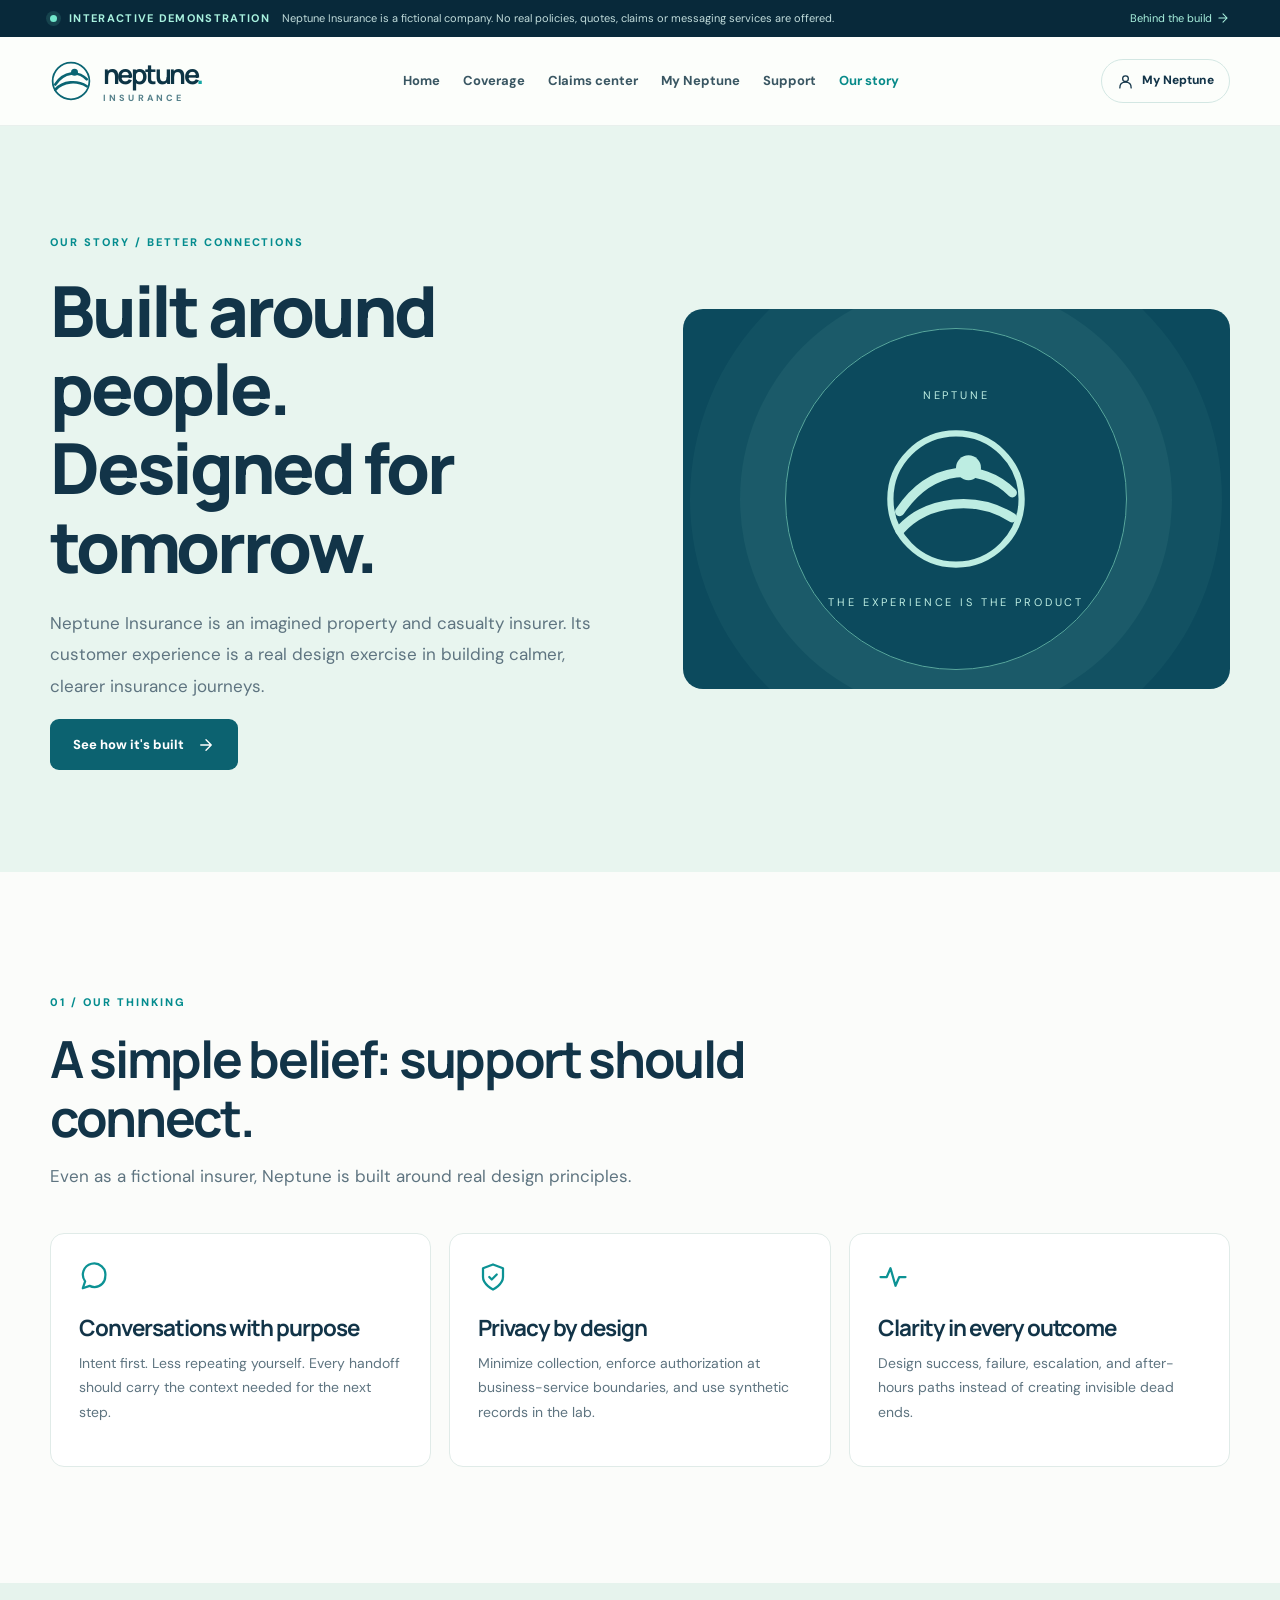
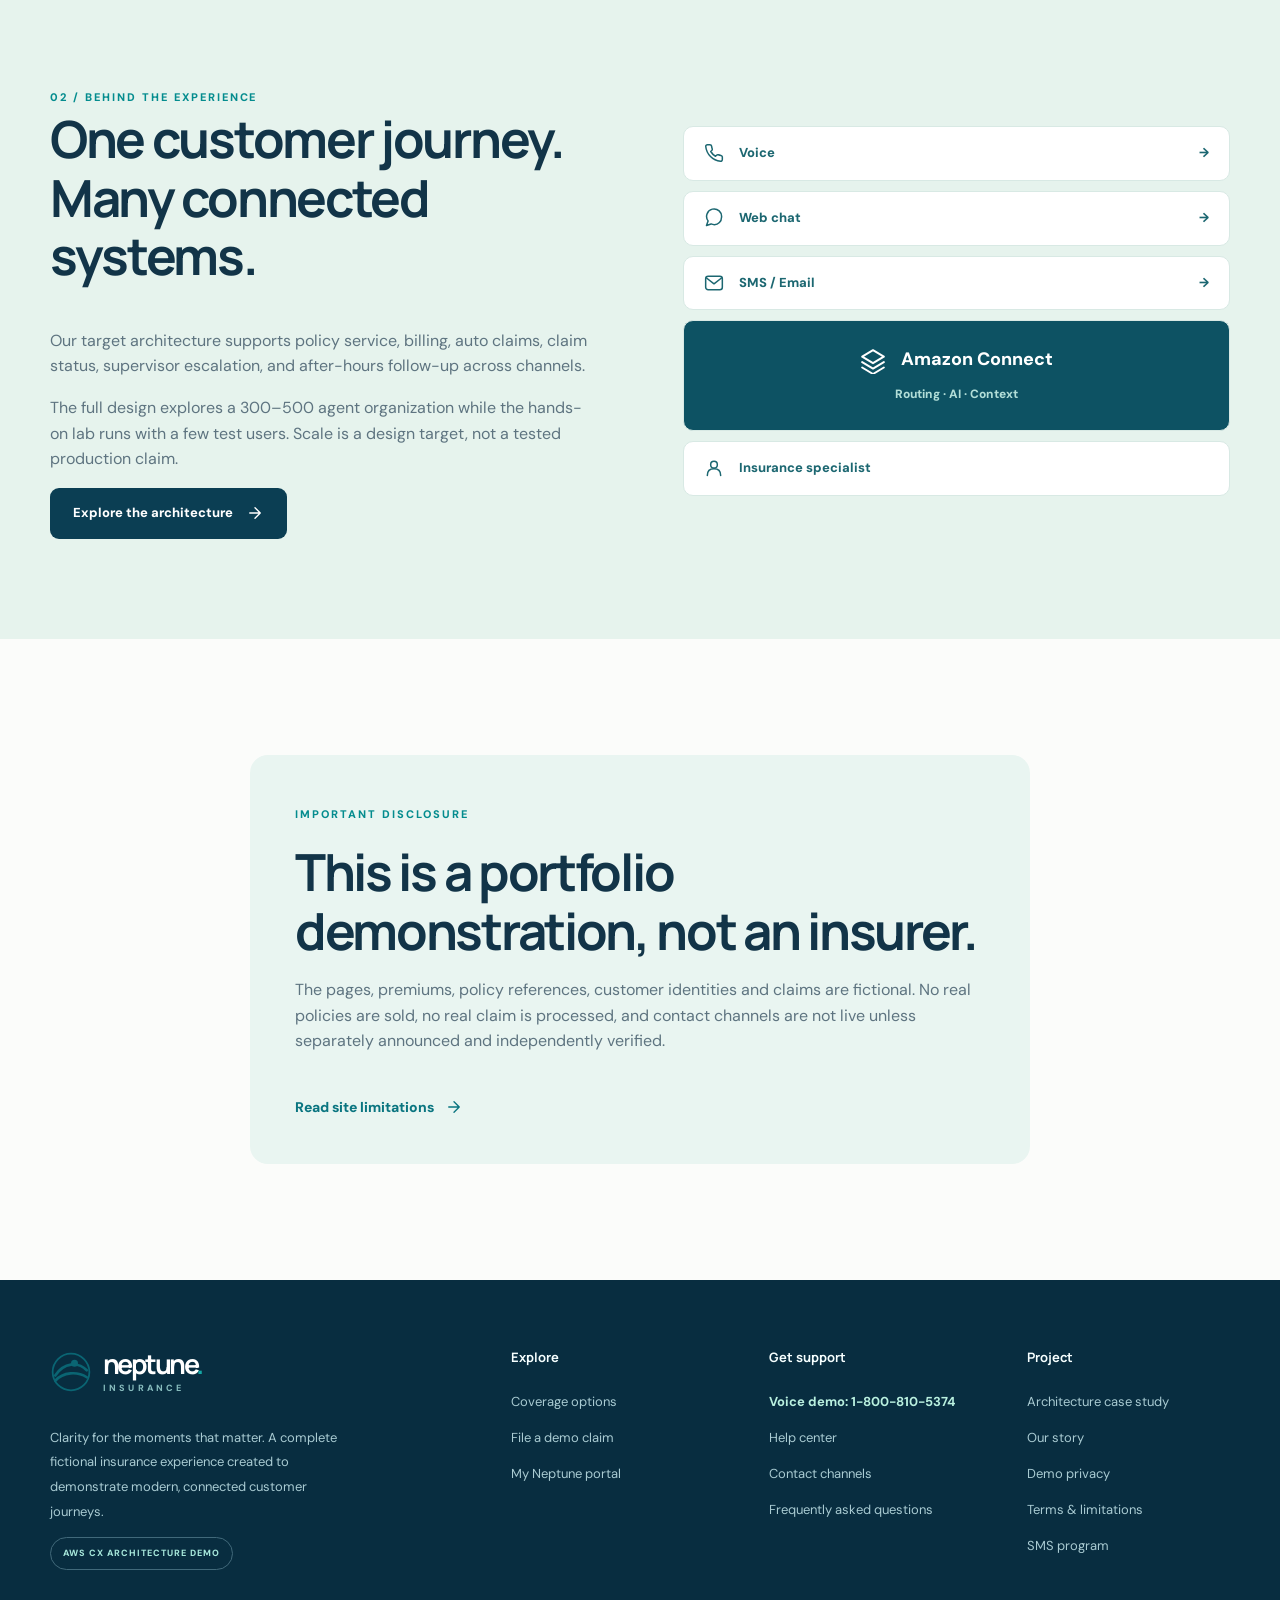
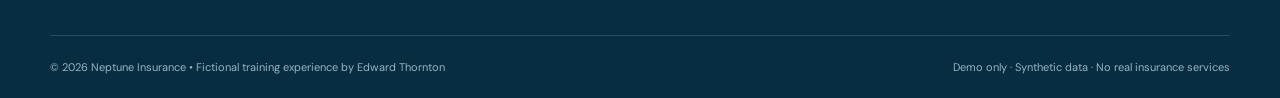
<file: neptune-insurance/about.html>
<!doctype html>
<html lang="en"><head><meta charset="utf-8"><meta name="viewport" content="width=device-width,initial-scale=1"><meta name="theme-color" content="#092a42"><meta name="description" content="Neptune Insurance is a fictional insurance customer experience demonstration powered by an AWS architecture project."><title>About Neptune | Neptune Insurance — Demo</title><link rel="icon" type="image/svg+xml" href="assets/neptune-mark.svg"><link rel="preconnect" href="https://fonts.googleapis.com"><link rel="preconnect" href="https://fonts.gstatic.com" crossorigin><link href="https://fonts.googleapis.com/css2?family=DM+Sans:wght@400;500;600;700;800&family=Manrope:wght@400;500;600;700;800&display=swap" rel="stylesheet"><link rel="stylesheet" href="assets/styles.css"><!-- NEPTUNE_SOCIAL_META_START -->
<meta property="og:type" content="website">
<meta property="og:site_name" content="Neptune Insurance — Interactive Demo">
<meta property="og:title" content="About Neptune | Neptune Insurance — Demo">
<meta property="og:description" content="Explore Neptune Insurance, a fictional AWS-hosted interactive insurance experience with simulated claims and policy journeys.">
<meta property="og:url" content="https://neptune.hireedwardthornton.click/about.html">
<meta property="og:image" content="https://neptune.hireedwardthornton.click/assets/neptune-customer-hero-social-2026.jpg">
<meta property="og:image:secure_url" content="https://neptune.hireedwardthornton.click/assets/neptune-customer-hero-social-2026.jpg">
<meta property="og:image:type" content="image/jpeg">
<meta property="og:image:alt" content="Neptune Insurance coastal home and car illustration with More life. Less worry. headline">
<meta name="twitter:card" content="summary_large_image">
<meta name="twitter:title" content="About Neptune | Neptune Insurance — Demo">
<meta name="twitter:description" content="Explore Neptune Insurance, a fictional AWS-hosted interactive insurance experience with simulated claims and policy journeys.">
<meta name="twitter:image" content="https://neptune.hireedwardthornton.click/assets/neptune-customer-hero-social-2026.jpg">
<link rel="canonical" href="https://neptune.hireedwardthornton.click/about.html">
<!-- NEPTUNE_SOCIAL_META_END --></head>
<body data-page="about"><a href="#main" class="skip">Skip to content</a><div class="demo-strip"><div class="container"><span class="strip-dot"></span><strong>INTERACTIVE DEMONSTRATION</strong><span>Neptune Insurance is a fictional company. No real policies, quotes, claims or messaging services are offered.</span><a href="https://hireedwardthornton.click/neptune-insurance.html">Behind the build <svg class="icon" width="14" height="14" viewBox="0 0 24 24" fill="none" stroke="currentColor" stroke-width="1.8" stroke-linecap="round" stroke-linejoin="round" aria-hidden="true"><path d="M5 12h14m-7-7 7 7-7 7"/></svg></a></div></div>
<header class="site-header"><div class="container head-inner"><a class="brand" href="index.html" aria-label="Neptune Insurance home"><svg class="brand-mark" viewBox="0 0 48 48" fill="none" aria-hidden="true"><circle cx="24" cy="24" r="21" stroke="currentColor" stroke-width="2"/><path d="M6 28c10-15 26-16 36-6M6 34c9-10 25-11 36-4" stroke="currentColor" stroke-width="3" stroke-linecap="round"/><circle cx="28" cy="14" r="4" fill="currentColor"/></svg><span><strong>neptune<span class="brand-period">.</span></strong><small>INSURANCE</small></span></a><nav class="desktop-nav" aria-label="Main navigation"><a href="index.html" class="" >Home</a><a href="coverage.html" class="" >Coverage</a><a href="claims.html" class="" >Claims center</a><a href="portal.html" class="" >My Neptune</a><a href="support.html" class="" >Support</a><a href="about.html" class="active" aria-current="page">Our story</a></nav><div class="head-actions"><a class="nav-account" href="portal.html"><svg class="icon" width="17" height="17" viewBox="0 0 24 24" fill="none" stroke="currentColor" stroke-width="1.8" stroke-linecap="round" stroke-linejoin="round" aria-hidden="true"><circle cx="12" cy="8" r="4"/><path d="M4 21c0-5 3-8 8-8s8 3 8 8"/></svg><span>My Neptune</span></a><button class="menu-toggle" type="button" aria-expanded="false" aria-controls="mobile-nav" aria-label="Open menu"><svg class="icon" width="24" height="24" viewBox="0 0 24 24" fill="none" stroke="currentColor" stroke-width="1.8" stroke-linecap="round" stroke-linejoin="round" aria-hidden="true"><path d="M4 7h16M4 12h16M4 17h16"/></svg></button></div></div><nav class="mobile-nav" id="mobile-nav" aria-label="Mobile navigation"><a href="index.html" class="" >Home</a><a href="coverage.html" class="" >Coverage</a><a href="claims.html" class="" >Claims center</a><a href="portal.html" class="" >My Neptune</a><a href="support.html" class="" >Support</a><a href="about.html" class="active" aria-current="page">Our story</a></nav></header>
<main id="main"><section class="page-hero about-hero"><div class="container two-col"><div><span class="eyebrow">OUR STORY / BETTER CONNECTIONS</span><h1>Built around people. Designed for tomorrow.</h1><p>Neptune Insurance is an imagined property and casualty insurer. Its customer experience is a real design exercise in building calmer, clearer insurance journeys.</p><a class="btn btn-primary" href="https://hireedwardthornton.click/neptune-insurance.html">See how it's built <svg class="icon" width="18" height="18" viewBox="0 0 24 24" fill="none" stroke="currentColor" stroke-width="1.8" stroke-linecap="round" stroke-linejoin="round" aria-hidden="true"><path d="M5 12h14m-7-7 7 7-7 7"/></svg></a></div><div class="about-shape"><span>NEPTUNE</span><svg class="brand-mark" viewBox="0 0 48 48" fill="none" aria-hidden="true"><circle cx="24" cy="24" r="21" stroke="currentColor" stroke-width="2"/><path d="M6 28c10-15 26-16 36-6M6 34c9-10 25-11 36-4" stroke="currentColor" stroke-width="3" stroke-linecap="round"/><circle cx="28" cy="14" r="4" fill="currentColor"/></svg><small>THE EXPERIENCE IS THE PRODUCT</small></div></div></section><section class="section-pad"><div class="container"><div class="section-heading"><span class="eyebrow">01 / OUR THINKING</span><h2>A simple belief: support should connect.</h2><p>Even as a fictional insurer, Neptune is built around real design principles.</p></div><div class="values-grid"><article><svg class="icon" width="30" height="30" viewBox="0 0 24 24" fill="none" stroke="currentColor" stroke-width="1.8" stroke-linecap="round" stroke-linejoin="round" aria-hidden="true"><path d="M21 11.5a8.5 8.5 0 0 1-8.5 8.5 9 9 0 0 1-4-.9L3 21l1.9-5.5a9 9 0 1 1 16.1-4Z"/></svg><h3>Conversations with purpose</h3><p>Intent first. Less repeating yourself. Every handoff should carry the context needed for the next step.</p></article><article><svg class="icon" width="30" height="30" viewBox="0 0 24 24" fill="none" stroke="currentColor" stroke-width="1.8" stroke-linecap="round" stroke-linejoin="round" aria-hidden="true"><path d="M12 22s8-4 8-10V5l-8-3-8 3v7c0 6 8 10 8 10Z"/><path d="m9 12 2 2 4-4"/></svg><h3>Privacy by design</h3><p>Minimize collection, enforce authorization at business-service boundaries, and use synthetic records in the lab.</p></article><article><svg class="icon" width="30" height="30" viewBox="0 0 24 24" fill="none" stroke="currentColor" stroke-width="1.8" stroke-linecap="round" stroke-linejoin="round" aria-hidden="true"><path d="M2 12h5l3-7 4 14 3-7h5"/></svg><h3>Clarity in every outcome</h3><p>Design success, failure, escalation, and after-hours paths instead of creating invisible dead ends.</p></article></div></div></section><section class="feature-band"><div class="container two-col"><div><span class="eyebrow">02 / BEHIND THE EXPERIENCE</span><h2>One customer journey. Many connected systems.</h2><p>Our target architecture supports policy service, billing, auto claims, claim status, supervisor escalation, and after-hours follow-up across channels.</p><p>The full design explores a 300–500 agent organization while the hands-on lab runs with a few test users. Scale is a design target, not a tested production claim.</p><a class="btn btn-dark" href="https://hireedwardthornton.click/neptune-insurance.html">Explore the architecture <svg class="icon" width="18" height="18" viewBox="0 0 24 24" fill="none" stroke="currentColor" stroke-width="1.8" stroke-linecap="round" stroke-linejoin="round" aria-hidden="true"><path d="M5 12h14m-7-7 7 7-7 7"/></svg></a></div><div class="system-chain"><div><svg class="icon" width="20" height="20" viewBox="0 0 24 24" fill="none" stroke="currentColor" stroke-width="1.8" stroke-linecap="round" stroke-linejoin="round" aria-hidden="true"><path d="M22 16.9v3a2 2 0 0 1-2.2 2A19.8 19.8 0 0 1 2.1 4.2 2 2 0 0 1 4.1 2h3a2 2 0 0 1 2 1.7c.13 1.08.38 2.12.74 3.1a2 2 0 0 1-.45 2.12L8.1 10.2a16 16 0 0 0 5.7 5.7l1.28-1.29a2 2 0 0 1 2.12-.44c.98.36 2.02.61 3.1.74a2 2 0 0 1 1.7 1.69Z"/></svg> Voice <span>→</span></div><div><svg class="icon" width="20" height="20" viewBox="0 0 24 24" fill="none" stroke="currentColor" stroke-width="1.8" stroke-linecap="round" stroke-linejoin="round" aria-hidden="true"><path d="M21 11.5a8.5 8.5 0 0 1-8.5 8.5 9 9 0 0 1-4-.9L3 21l1.9-5.5a9 9 0 1 1 16.1-4Z"/></svg> Web chat <span>→</span></div><div><svg class="icon" width="20" height="20" viewBox="0 0 24 24" fill="none" stroke="currentColor" stroke-width="1.8" stroke-linecap="round" stroke-linejoin="round" aria-hidden="true"><rect x="2" y="4" width="20" height="16" rx="3"/><path d="m3 6 9 7 9-7"/></svg> SMS / Email <span>→</span></div><div class="chain-core"><svg class="icon" width="26" height="26" viewBox="0 0 24 24" fill="none" stroke="currentColor" stroke-width="1.8" stroke-linecap="round" stroke-linejoin="round" aria-hidden="true"><path d="m12 2 10 6-10 6L2 8l10-6Zm-10 11 10 6 10-6M2 18l10 6 10-6"/></svg> Amazon Connect<br><small>Routing · AI · Context</small></div><div><svg class="icon" width="20" height="20" viewBox="0 0 24 24" fill="none" stroke="currentColor" stroke-width="1.8" stroke-linecap="round" stroke-linejoin="round" aria-hidden="true"><circle cx="12" cy="8" r="4"/><path d="M4 21c0-5 3-8 8-8s8 3 8 8"/></svg> Insurance specialist</div></div></div></section><section class="section-pad"><div class="container narrow"><div class="statement"><span class="eyebrow">IMPORTANT DISCLOSURE</span><h2>This is a portfolio demonstration, not an insurer.</h2><p>The pages, premiums, policy references, customer identities and claims are fictional. No real policies are sold, no real claim is processed, and contact channels are not live unless separately announced and independently verified.</p><a href="terms.html" class="text-action">Read site limitations <svg class="icon" width="18" height="18" viewBox="0 0 24 24" fill="none" stroke="currentColor" stroke-width="1.8" stroke-linecap="round" stroke-linejoin="round" aria-hidden="true"><path d="M5 12h14m-7-7 7 7-7 7"/></svg></a></div></div></section>
</main>
<footer class="footer"><div class="container"><div class="footer-top"><div class="foot-brand"><a class="brand brand-light" href="index.html"><svg class="brand-mark" viewBox="0 0 48 48" fill="none" aria-hidden="true"><circle cx="24" cy="24" r="21" stroke="currentColor" stroke-width="2"/><path d="M6 28c10-15 26-16 36-6M6 34c9-10 25-11 36-4" stroke="currentColor" stroke-width="3" stroke-linecap="round"/><circle cx="28" cy="14" r="4" fill="currentColor"/></svg><span><strong>neptune<span class="brand-period">.</span></strong><small>INSURANCE</small></span></a><p>Clarity for the moments that matter. A complete fictional insurance experience created to demonstrate modern, connected customer journeys.</p><span class="foot-chip">AWS CX ARCHITECTURE DEMO</span></div><div class="foot-col"><h4>Explore</h4><a href="coverage.html">Coverage options</a><a href="claims.html">File a demo claim</a><a href="portal.html">My Neptune portal</a></div><div class="foot-col"><h4>Get support</h4><a href="tel:+18008105374">Voice demo: 1-800-810-5374</a><a href="support.html">Help center</a><a href="support.html#contact">Contact channels</a><a href="support.html#faq">Frequently asked questions</a></div><div class="foot-col"><h4>Project</h4><a href="https://hireedwardthornton.click/neptune-insurance.html">Architecture case study</a><a href="about.html">Our story</a><a href="privacy.html">Demo privacy</a><a href="terms.html">Terms & limitations</a><a href="sms.html">SMS program</a></div></div><div class="foot-bottom"><span>© 2026 Neptune Insurance • Fictional training experience by Edward Thornton</span><span>Demo only · Synthetic data · No real insurance services</span></div></div></footer>
<div class="toast" role="status" aria-live="polite"></div><script defer src="assets/site.js"></script></body></html>
</file>
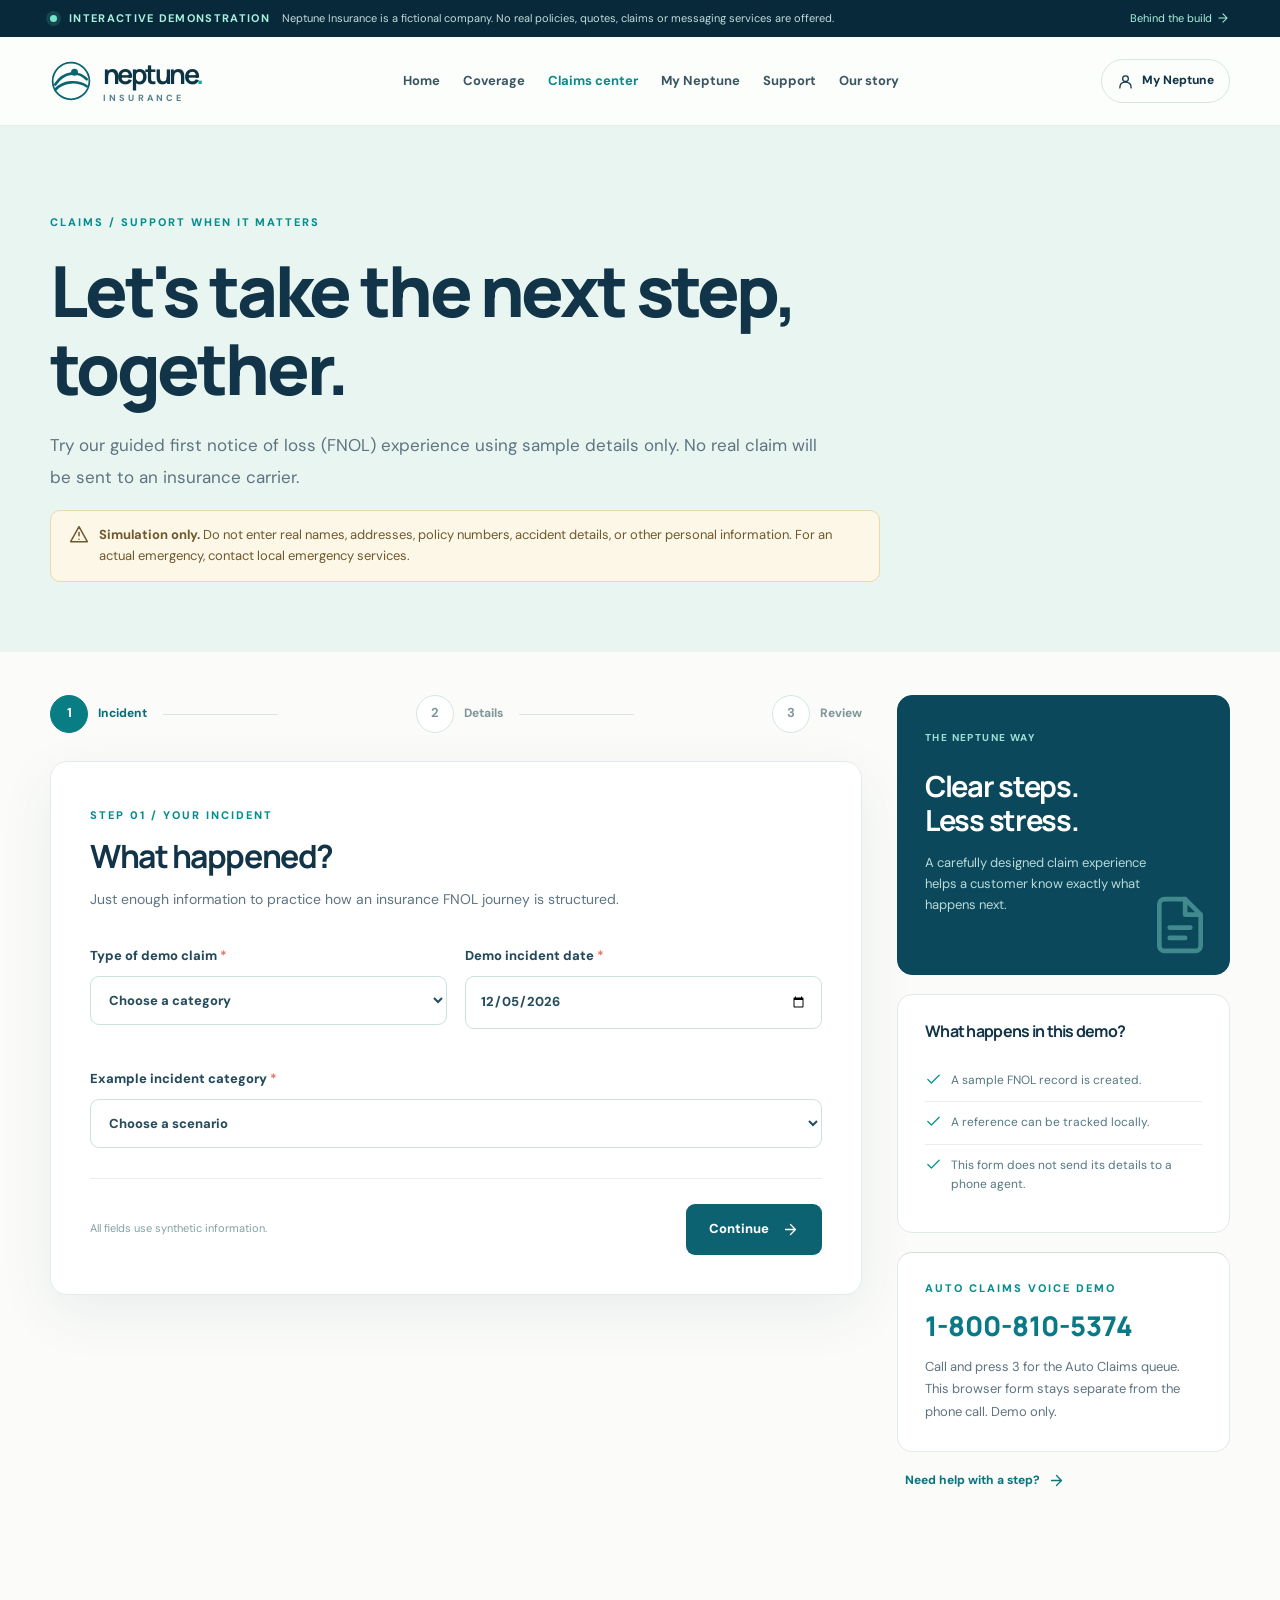
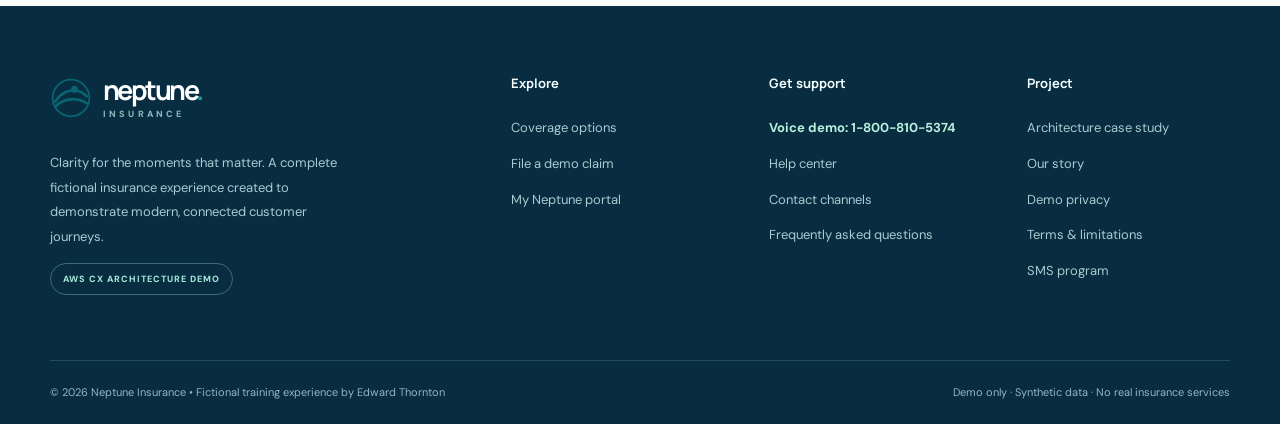
<file: neptune-insurance/claims.html>
<!doctype html>
<html lang="en"><head><meta charset="utf-8"><meta name="viewport" content="width=device-width,initial-scale=1"><meta name="theme-color" content="#092a42"><meta name="description" content="Neptune Insurance is a fictional insurance customer experience demonstration powered by an AWS architecture project."><title>Claims center | Neptune Insurance — Demo</title><link rel="icon" type="image/svg+xml" href="assets/neptune-mark.svg"><link rel="preconnect" href="https://fonts.googleapis.com"><link rel="preconnect" href="https://fonts.gstatic.com" crossorigin><link href="https://fonts.googleapis.com/css2?family=DM+Sans:wght@400;500;600;700;800&family=Manrope:wght@400;500;600;700;800&display=swap" rel="stylesheet"><link rel="stylesheet" href="assets/styles.css"><!-- NEPTUNE_SOCIAL_META_START -->
<meta property="og:type" content="website">
<meta property="og:site_name" content="Neptune Insurance — Interactive Demo">
<meta property="og:title" content="Claims center | Neptune Insurance — Demo">
<meta property="og:description" content="Explore Neptune Insurance, a fictional AWS-hosted interactive insurance experience with simulated claims and policy journeys.">
<meta property="og:url" content="https://neptune.hireedwardthornton.click/claims.html">
<meta property="og:image" content="https://neptune.hireedwardthornton.click/assets/neptune-customer-hero-social-2026.jpg">
<meta property="og:image:secure_url" content="https://neptune.hireedwardthornton.click/assets/neptune-customer-hero-social-2026.jpg">
<meta property="og:image:type" content="image/jpeg">
<meta property="og:image:alt" content="Neptune Insurance coastal home and car illustration with More life. Less worry. headline">
<meta name="twitter:card" content="summary_large_image">
<meta name="twitter:title" content="Claims center | Neptune Insurance — Demo">
<meta name="twitter:description" content="Explore Neptune Insurance, a fictional AWS-hosted interactive insurance experience with simulated claims and policy journeys.">
<meta name="twitter:image" content="https://neptune.hireedwardthornton.click/assets/neptune-customer-hero-social-2026.jpg">
<link rel="canonical" href="https://neptune.hireedwardthornton.click/claims.html">
<!-- NEPTUNE_SOCIAL_META_END --></head>
<body data-page="claims"><a href="#main" class="skip">Skip to content</a><div class="demo-strip"><div class="container"><span class="strip-dot"></span><strong>INTERACTIVE DEMONSTRATION</strong><span>Neptune Insurance is a fictional company. No real policies, quotes, claims or messaging services are offered.</span><a href="https://hireedwardthornton.click/neptune-insurance.html">Behind the build <svg class="icon" width="14" height="14" viewBox="0 0 24 24" fill="none" stroke="currentColor" stroke-width="1.8" stroke-linecap="round" stroke-linejoin="round" aria-hidden="true"><path d="M5 12h14m-7-7 7 7-7 7"/></svg></a></div></div>
<header class="site-header"><div class="container head-inner"><a class="brand" href="index.html" aria-label="Neptune Insurance home"><svg class="brand-mark" viewBox="0 0 48 48" fill="none" aria-hidden="true"><circle cx="24" cy="24" r="21" stroke="currentColor" stroke-width="2"/><path d="M6 28c10-15 26-16 36-6M6 34c9-10 25-11 36-4" stroke="currentColor" stroke-width="3" stroke-linecap="round"/><circle cx="28" cy="14" r="4" fill="currentColor"/></svg><span><strong>neptune<span class="brand-period">.</span></strong><small>INSURANCE</small></span></a><nav class="desktop-nav" aria-label="Main navigation"><a href="index.html" class="" >Home</a><a href="coverage.html" class="" >Coverage</a><a href="claims.html" class="active" aria-current="page">Claims center</a><a href="portal.html" class="" >My Neptune</a><a href="support.html" class="" >Support</a><a href="about.html" class="" >Our story</a></nav><div class="head-actions"><a class="nav-account" href="portal.html"><svg class="icon" width="17" height="17" viewBox="0 0 24 24" fill="none" stroke="currentColor" stroke-width="1.8" stroke-linecap="round" stroke-linejoin="round" aria-hidden="true"><circle cx="12" cy="8" r="4"/><path d="M4 21c0-5 3-8 8-8s8 3 8 8"/></svg><span>My Neptune</span></a><button class="menu-toggle" type="button" aria-expanded="false" aria-controls="mobile-nav" aria-label="Open menu"><svg class="icon" width="24" height="24" viewBox="0 0 24 24" fill="none" stroke="currentColor" stroke-width="1.8" stroke-linecap="round" stroke-linejoin="round" aria-hidden="true"><path d="M4 7h16M4 12h16M4 17h16"/></svg></button></div></div><nav class="mobile-nav" id="mobile-nav" aria-label="Mobile navigation"><a href="index.html" class="" >Home</a><a href="coverage.html" class="" >Coverage</a><a href="claims.html" class="active" aria-current="page">Claims center</a><a href="portal.html" class="" >My Neptune</a><a href="support.html" class="" >Support</a><a href="about.html" class="" >Our story</a></nav></header>
<main id="main"><section class="page-hero compact"><div class="container"><span class="eyebrow">CLAIMS / SUPPORT WHEN IT MATTERS</span><h1>Let's take the next step, together.</h1><p>Try our guided first notice of loss (FNOL) experience using sample details only. No real claim will be sent to an insurance carrier.</p><div class="claim-alert"><svg class="icon" width="20" height="20" viewBox="0 0 24 24" fill="none" stroke="currentColor" stroke-width="1.8" stroke-linecap="round" stroke-linejoin="round" aria-hidden="true"><path d="m12 2 10 18H2L12 2Zm0 7v4m0 4h.01"/></svg> <span><strong>Simulation only.</strong> Do not enter real names, addresses, policy numbers, accident details, or other personal information. For an actual emergency, contact local emergency services.</span></div></div></section>
<section class="section-pad top-tight"><div class="container claim-layout"><div class="claim-main"><div class="stepper" aria-label="Demo claim progress"><div class="step-node active" data-step="1"><b>1</b><span>Incident</span></div><div class="step-node" data-step="2"><b>2</b><span>Details</span></div><div class="step-node" data-step="3"><b>3</b><span>Review</span></div></div><div class="form-panel" id="claim-app"><form id="claim-form" novalidate><section class="claim-step active" data-step="1"><span class="eyebrow">STEP 01 / YOUR INCIDENT</span><h2>What happened?</h2><p>Just enough information to practice how an insurance FNOL journey is structured.</p><div class="form-row"><label>Type of demo claim <span>*</span><select id="claim-type" required><option value="">Choose a category</option><option value="Auto incident">Auto incident</option><option value="Home damage">Home damage</option><option value="Renters property">Renters property</option></select></label><label>Demo incident date <span>*</span><input type="date" id="claim-date" required></label></div><label>Example incident category <span>*</span><select id="claim-cause" required><option value="">Choose a scenario</option><option value="Minor collision">Minor collision</option><option value="Weather-related">Weather-related</option><option value="Property damage">Property damage</option><option value="Other simulated event">Other simulated event</option></select></label><div class="form-actions"><span>All fields use synthetic information.</span><button class="btn btn-primary" type="button" id="claim-next-1">Continue <svg class="icon" width="17" height="17" viewBox="0 0 24 24" fill="none" stroke="currentColor" stroke-width="1.8" stroke-linecap="round" stroke-linejoin="round" aria-hidden="true"><path d="M5 12h14m-7-7 7 7-7 7"/></svg></button></div></section><section class="claim-step" data-step="2"><span class="eyebrow">STEP 02 / SAFE DEMO DETAILS</span><h2>Let's add a little context.</h2><p>Select fictional options. We deliberately avoid collecting personal or sensitive claim details.</p><div class="form-row"><label>Sample policy <span>*</span><select id="claim-policy" required><option value="">Select example policy</option><option value="NEP-AUTO-2048">NEP-AUTO-2048 · Sample Auto</option><option value="NEP-HOME-1186">NEP-HOME-1186 · Sample Home</option><option value="NEP-RENT-3021">NEP-RENT-3021 · Sample Renters</option></select></label><label>Example location <span>*</span><select id="claim-region" required><option value="">Choose a sample region</option><option value="Northeast region">Northeast region</option><option value="Midwest region">Midwest region</option><option value="Western region">Western region</option><option value="Southern region">Southern region</option></select></label></div><fieldset class="radio-field"><legend>Would this fictional scenario need follow-up?</legend><label><input type="radio" name="followup" value="Yes, specialist follow-up" checked> Yes, specialist follow-up</label><label><input type="radio" name="followup" value="No immediate follow-up"> Not right now</label></fieldset><div class="form-actions"><button class="btn btn-outline" type="button" id="claim-back-2">Back</button><button class="btn btn-primary" type="button" id="claim-next-2">Review details <svg class="icon" width="17" height="17" viewBox="0 0 24 24" fill="none" stroke="currentColor" stroke-width="1.8" stroke-linecap="round" stroke-linejoin="round" aria-hidden="true"><path d="M5 12h14m-7-7 7 7-7 7"/></svg></button></div></section><section class="claim-step" data-step="3"><span class="eyebrow">STEP 03 / REVIEW THE JOURNEY</span><h2>Ready to create a demo claim?</h2><p>Check the synthetic selections below. Submitting stores the simulated reference in this browser only.</p><div id="claim-summary" class="review-list"></div><label class="tick-row"><input id="claim-ack" type="checkbox"> I understand this is a fictional demo and does not submit an actual insurance claim.</label><div class="form-actions"><button class="btn btn-outline" type="button" id="claim-back-3">Back</button><button class="btn btn-primary" type="submit">Create demo reference <svg class="icon" width="17" height="17" viewBox="0 0 24 24" fill="none" stroke="currentColor" stroke-width="1.8" stroke-linecap="round" stroke-linejoin="round" aria-hidden="true"><path d="M5 12h14m-7-7 7 7-7 7"/></svg></button></div></section></form><section class="claim-complete" id="claim-complete" hidden><div class="success-check"><svg class="icon" width="35" height="35" viewBox="0 0 24 24" fill="none" stroke="currentColor" stroke-width="1.8" stroke-linecap="round" stroke-linejoin="round" aria-hidden="true"><path d="m4 12 5 5L20 6"/></svg></div><span class="eyebrow">SIMULATED FNOL / COMPLETE</span><h2>Your demo claim is created.</h2><p>A fictional reference was saved to your browser so you can experience status tracking.</p><div class="reference-box"><small>YOUR DEMO CLAIM REFERENCE</small><strong id="claim-reference"></strong><button type="button" class="copy-ref" id="copy-reference">Copy <svg class="icon" width="16" height="16" viewBox="0 0 24 24" fill="none" stroke="currentColor" stroke-width="1.8" stroke-linecap="round" stroke-linejoin="round" aria-hidden="true"><path d="M14 2H6a2 2 0 0 0-2 2v16a2 2 0 0 0 2 2h12a2 2 0 0 0 2-2V8Z"/><path d="M14 2v6h6M8 13h8M8 17h6"/></svg></button></div><div class="success-actions"><a class="btn btn-primary" href="portal.html#claims">Track in My Neptune <svg class="icon" width="17" height="17" viewBox="0 0 24 24" fill="none" stroke="currentColor" stroke-width="1.8" stroke-linecap="round" stroke-linejoin="round" aria-hidden="true"><path d="M5 12h14m-7-7 7 7-7 7"/></svg></a><button type="button" class="btn btn-outline" id="claim-start-over">Start another demo</button></div></section></div></div><aside class="claims-aside"><div class="aside-card dark"><span>THE NEPTUNE WAY</span><h3>Clear steps.<br>Less stress.</h3><p>A carefully designed claim experience helps a customer know exactly what happens next.</p><svg class="icon" width="62" height="62" viewBox="0 0 24 24" fill="none" stroke="currentColor" stroke-width="1.8" stroke-linecap="round" stroke-linejoin="round" aria-hidden="true"><path d="M14 2H6a2 2 0 0 0-2 2v16a2 2 0 0 0 2 2h12a2 2 0 0 0 2-2V8Z"/><path d="M14 2v6h6M8 13h8M8 17h6"/></svg></div><div class="aside-card"><h4>What happens in this demo?</h4><div class="aside-item"><svg class="icon" width="17" height="17" viewBox="0 0 24 24" fill="none" stroke="currentColor" stroke-width="1.8" stroke-linecap="round" stroke-linejoin="round" aria-hidden="true"><path d="m4 12 5 5L20 6"/></svg> A sample FNOL record is created.</div><div class="aside-item"><svg class="icon" width="17" height="17" viewBox="0 0 24 24" fill="none" stroke="currentColor" stroke-width="1.8" stroke-linecap="round" stroke-linejoin="round" aria-hidden="true"><path d="m4 12 5 5L20 6"/></svg> A reference can be tracked locally.</div><div class="aside-item"><svg class="icon" width="17" height="17" viewBox="0 0 24 24" fill="none" stroke="currentColor" stroke-width="1.8" stroke-linecap="round" stroke-linejoin="round" aria-hidden="true"><path d="m4 12 5 5L20 6"/></svg> This form does not send its details to a phone agent.</div></div><div class="aside-card voice-contact"><span class="eyebrow">AUTO CLAIMS VOICE DEMO</span><a class="voice-number" href="tel:+18008105374">1-800-810-5374</a><p>Call and press 3 for the Auto Claims queue. This browser form stays separate from the phone call. Demo only.</p></div><a href="support.html" class="aside-help">Need help with a step? <svg class="icon" width="17" height="17" viewBox="0 0 24 24" fill="none" stroke="currentColor" stroke-width="1.8" stroke-linecap="round" stroke-linejoin="round" aria-hidden="true"><path d="M5 12h14m-7-7 7 7-7 7"/></svg></a></aside></div></section>
</main>
<footer class="footer"><div class="container"><div class="footer-top"><div class="foot-brand"><a class="brand brand-light" href="index.html"><svg class="brand-mark" viewBox="0 0 48 48" fill="none" aria-hidden="true"><circle cx="24" cy="24" r="21" stroke="currentColor" stroke-width="2"/><path d="M6 28c10-15 26-16 36-6M6 34c9-10 25-11 36-4" stroke="currentColor" stroke-width="3" stroke-linecap="round"/><circle cx="28" cy="14" r="4" fill="currentColor"/></svg><span><strong>neptune<span class="brand-period">.</span></strong><small>INSURANCE</small></span></a><p>Clarity for the moments that matter. A complete fictional insurance experience created to demonstrate modern, connected customer journeys.</p><span class="foot-chip">AWS CX ARCHITECTURE DEMO</span></div><div class="foot-col"><h4>Explore</h4><a href="coverage.html">Coverage options</a><a href="claims.html">File a demo claim</a><a href="portal.html">My Neptune portal</a></div><div class="foot-col"><h4>Get support</h4><a href="tel:+18008105374">Voice demo: 1-800-810-5374</a><a href="support.html">Help center</a><a href="support.html#contact">Contact channels</a><a href="support.html#faq">Frequently asked questions</a></div><div class="foot-col"><h4>Project</h4><a href="https://hireedwardthornton.click/neptune-insurance.html">Architecture case study</a><a href="about.html">Our story</a><a href="privacy.html">Demo privacy</a><a href="terms.html">Terms & limitations</a><a href="sms.html">SMS program</a></div></div><div class="foot-bottom"><span>© 2026 Neptune Insurance • Fictional training experience by Edward Thornton</span><span>Demo only · Synthetic data · No real insurance services</span></div></div></footer>
<div class="toast" role="status" aria-live="polite"></div><script defer src="assets/site.js"></script></body></html>
</file>
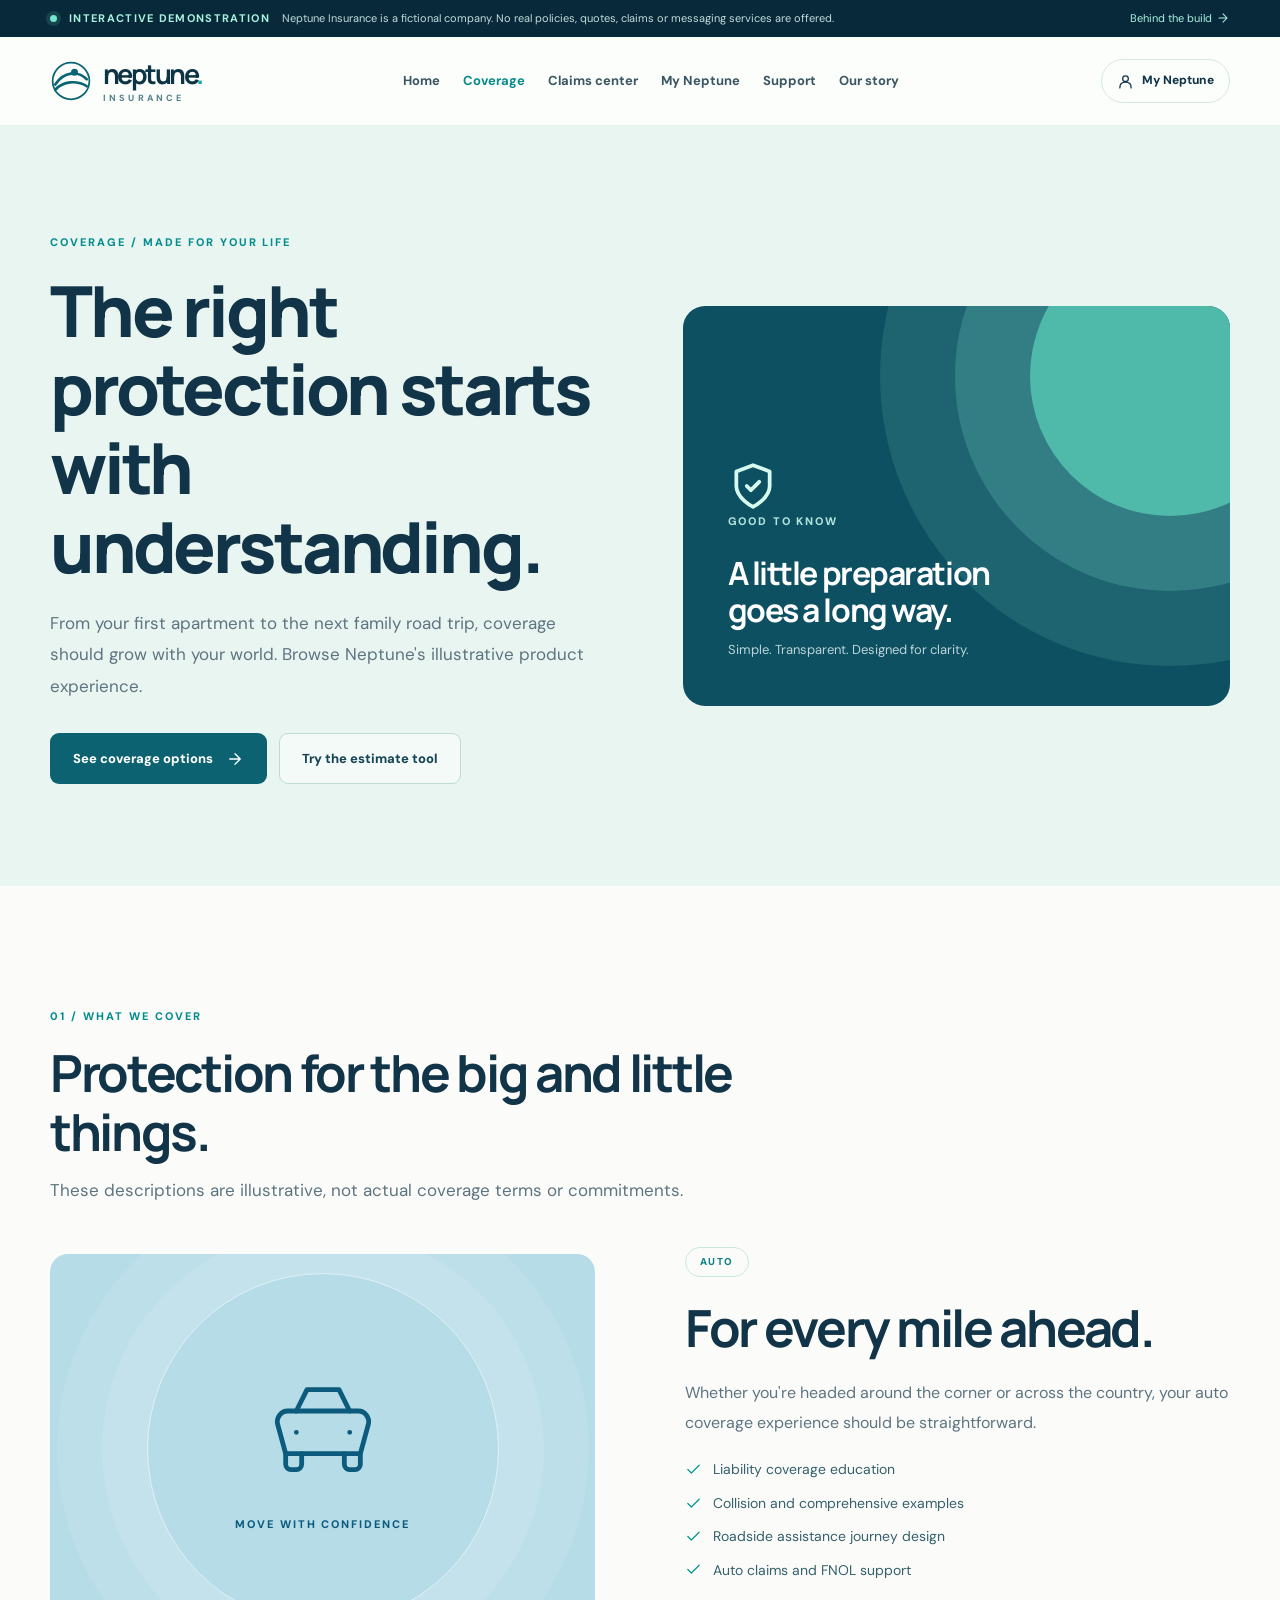
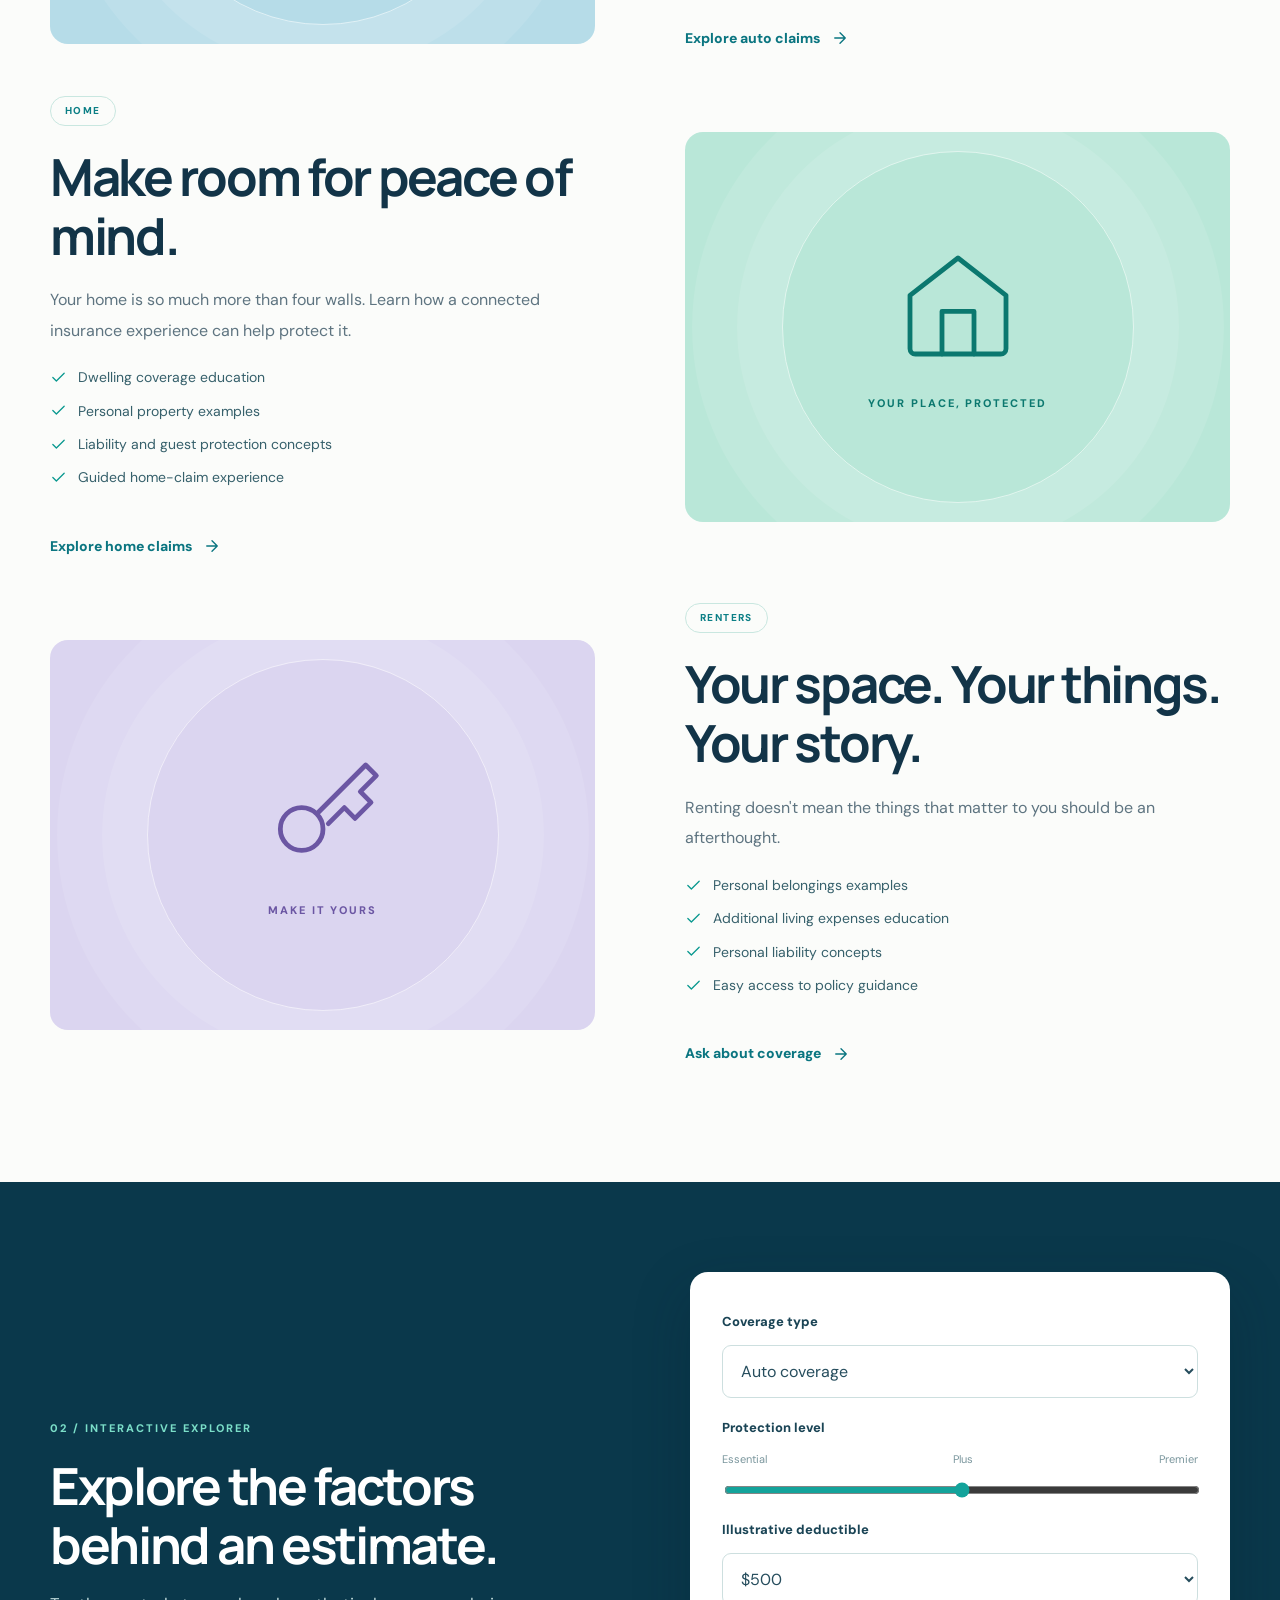
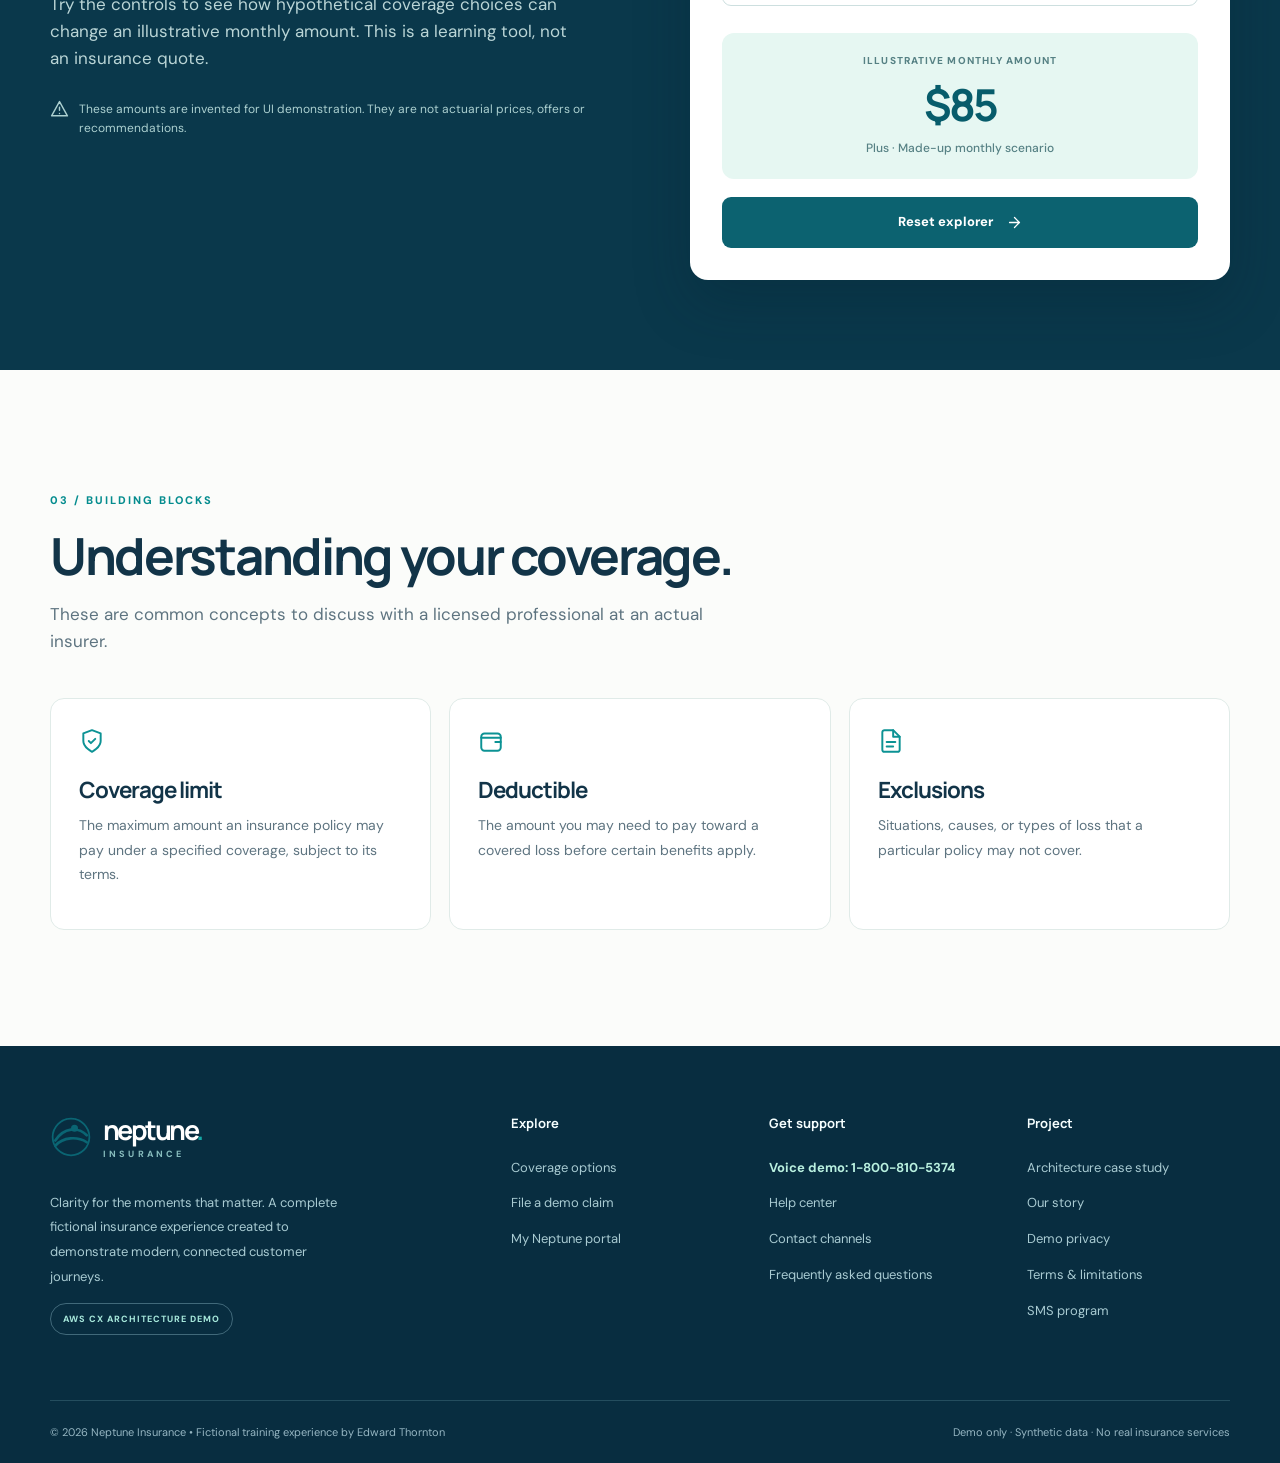
<file: neptune-insurance/coverage.html>
<!doctype html>
<html lang="en"><head><meta charset="utf-8"><meta name="viewport" content="width=device-width,initial-scale=1"><meta name="theme-color" content="#092a42"><meta name="description" content="Neptune Insurance is a fictional insurance customer experience demonstration powered by an AWS architecture project."><title>Coverage | Neptune Insurance — Demo</title><link rel="icon" type="image/svg+xml" href="assets/neptune-mark.svg"><link rel="preconnect" href="https://fonts.googleapis.com"><link rel="preconnect" href="https://fonts.gstatic.com" crossorigin><link href="https://fonts.googleapis.com/css2?family=DM+Sans:wght@400;500;600;700;800&family=Manrope:wght@400;500;600;700;800&display=swap" rel="stylesheet"><link rel="stylesheet" href="assets/styles.css"><!-- NEPTUNE_SOCIAL_META_START -->
<meta property="og:type" content="website">
<meta property="og:site_name" content="Neptune Insurance — Interactive Demo">
<meta property="og:title" content="Coverage | Neptune Insurance — Demo">
<meta property="og:description" content="Explore Neptune Insurance, a fictional AWS-hosted interactive insurance experience with simulated claims and policy journeys.">
<meta property="og:url" content="https://neptune.hireedwardthornton.click/coverage.html">
<meta property="og:image" content="https://neptune.hireedwardthornton.click/assets/neptune-customer-hero-social-2026.jpg">
<meta property="og:image:secure_url" content="https://neptune.hireedwardthornton.click/assets/neptune-customer-hero-social-2026.jpg">
<meta property="og:image:type" content="image/jpeg">
<meta property="og:image:alt" content="Neptune Insurance coastal home and car illustration with More life. Less worry. headline">
<meta name="twitter:card" content="summary_large_image">
<meta name="twitter:title" content="Coverage | Neptune Insurance — Demo">
<meta name="twitter:description" content="Explore Neptune Insurance, a fictional AWS-hosted interactive insurance experience with simulated claims and policy journeys.">
<meta name="twitter:image" content="https://neptune.hireedwardthornton.click/assets/neptune-customer-hero-social-2026.jpg">
<link rel="canonical" href="https://neptune.hireedwardthornton.click/coverage.html">
<!-- NEPTUNE_SOCIAL_META_END --></head>
<body data-page="coverage"><a href="#main" class="skip">Skip to content</a><div class="demo-strip"><div class="container"><span class="strip-dot"></span><strong>INTERACTIVE DEMONSTRATION</strong><span>Neptune Insurance is a fictional company. No real policies, quotes, claims or messaging services are offered.</span><a href="https://hireedwardthornton.click/neptune-insurance.html">Behind the build <svg class="icon" width="14" height="14" viewBox="0 0 24 24" fill="none" stroke="currentColor" stroke-width="1.8" stroke-linecap="round" stroke-linejoin="round" aria-hidden="true"><path d="M5 12h14m-7-7 7 7-7 7"/></svg></a></div></div>
<header class="site-header"><div class="container head-inner"><a class="brand" href="index.html" aria-label="Neptune Insurance home"><svg class="brand-mark" viewBox="0 0 48 48" fill="none" aria-hidden="true"><circle cx="24" cy="24" r="21" stroke="currentColor" stroke-width="2"/><path d="M6 28c10-15 26-16 36-6M6 34c9-10 25-11 36-4" stroke="currentColor" stroke-width="3" stroke-linecap="round"/><circle cx="28" cy="14" r="4" fill="currentColor"/></svg><span><strong>neptune<span class="brand-period">.</span></strong><small>INSURANCE</small></span></a><nav class="desktop-nav" aria-label="Main navigation"><a href="index.html" class="" >Home</a><a href="coverage.html" class="active" aria-current="page">Coverage</a><a href="claims.html" class="" >Claims center</a><a href="portal.html" class="" >My Neptune</a><a href="support.html" class="" >Support</a><a href="about.html" class="" >Our story</a></nav><div class="head-actions"><a class="nav-account" href="portal.html"><svg class="icon" width="17" height="17" viewBox="0 0 24 24" fill="none" stroke="currentColor" stroke-width="1.8" stroke-linecap="round" stroke-linejoin="round" aria-hidden="true"><circle cx="12" cy="8" r="4"/><path d="M4 21c0-5 3-8 8-8s8 3 8 8"/></svg><span>My Neptune</span></a><button class="menu-toggle" type="button" aria-expanded="false" aria-controls="mobile-nav" aria-label="Open menu"><svg class="icon" width="24" height="24" viewBox="0 0 24 24" fill="none" stroke="currentColor" stroke-width="1.8" stroke-linecap="round" stroke-linejoin="round" aria-hidden="true"><path d="M4 7h16M4 12h16M4 17h16"/></svg></button></div></div><nav class="mobile-nav" id="mobile-nav" aria-label="Mobile navigation"><a href="index.html" class="" >Home</a><a href="coverage.html" class="active" aria-current="page">Coverage</a><a href="claims.html" class="" >Claims center</a><a href="portal.html" class="" >My Neptune</a><a href="support.html" class="" >Support</a><a href="about.html" class="" >Our story</a></nav></header>
<main id="main"><section class="page-hero"><div class="container two-col"><div><span class="eyebrow">COVERAGE / MADE FOR YOUR LIFE</span><h1>The right protection starts with understanding.</h1><p>From your first apartment to the next family road trip, coverage should grow with your world. Browse Neptune's illustrative product experience.</p><div class="hero-actions"><a class="btn btn-primary" href="#coverage-options">See coverage options <svg class="icon" width="18" height="18" viewBox="0 0 24 24" fill="none" stroke="currentColor" stroke-width="1.8" stroke-linecap="round" stroke-linejoin="round" aria-hidden="true"><path d="M5 12h14m-7-7 7 7-7 7"/></svg></a><a class="btn btn-outline" href="#estimate">Try the estimate tool</a></div></div><div class="page-hero-card"><div class="card-emblem"><svg class="icon" width="50" height="50" viewBox="0 0 24 24" fill="none" stroke="currentColor" stroke-width="1.8" stroke-linecap="round" stroke-linejoin="round" aria-hidden="true"><path d="M12 22s8-4 8-10V5l-8-3-8 3v7c0 6 8 10 8 10Z"/><path d="m9 12 2 2 4-4"/></svg></div><p>GOOD TO KNOW</p><h2>A little preparation goes a long way.</h2><span>Simple. Transparent. Designed for clarity.</span></div></div></section>
<section class="section-pad" id="coverage-options"><div class="container"><div class="section-heading"><span class="eyebrow">01 / WHAT WE COVER</span><h2>Protection for the big and little things.</h2><p>These descriptions are illustrative, not actual coverage terms or commitments.</p></div><div class="product-details"><article id="auto" class="product-detail"><div class="product-art art-blue"><svg class="icon" width="100" height="100" viewBox="0 0 24 24" fill="none" stroke="currentColor" stroke-width="1.8" stroke-linecap="round" stroke-linejoin="round" aria-hidden="true"><path d="M5 17h14l1.5-5.5a2 2 0 0 0-1.9-2.5H5.4a2 2 0 0 0-1.9 2.5L5 17Z"/><path d="M7 9 9 5h6l2 4M5 17v2a1 1 0 0 0 1 1h1a1 1 0 0 0 1-1v-2m8 0v2a1 1 0 0 0 1 1h1a1 1 0 0 0 1-1v-2M7 13h.01M17 13h.01"/></svg><span>MOVE WITH CONFIDENCE</span></div><div class="product-content"><div class="chip">AUTO</div><h2>For every mile ahead.</h2><p>Whether you're headed around the corner or across the country, your auto coverage experience should be straightforward.</p><ul class="clean-list"><li><svg class="icon" width="17" height="17" viewBox="0 0 24 24" fill="none" stroke="currentColor" stroke-width="1.8" stroke-linecap="round" stroke-linejoin="round" aria-hidden="true"><path d="m4 12 5 5L20 6"/></svg> Liability coverage education</li><li><svg class="icon" width="17" height="17" viewBox="0 0 24 24" fill="none" stroke="currentColor" stroke-width="1.8" stroke-linecap="round" stroke-linejoin="round" aria-hidden="true"><path d="m4 12 5 5L20 6"/></svg> Collision and comprehensive examples</li><li><svg class="icon" width="17" height="17" viewBox="0 0 24 24" fill="none" stroke="currentColor" stroke-width="1.8" stroke-linecap="round" stroke-linejoin="round" aria-hidden="true"><path d="m4 12 5 5L20 6"/></svg> Roadside assistance journey design</li><li><svg class="icon" width="17" height="17" viewBox="0 0 24 24" fill="none" stroke="currentColor" stroke-width="1.8" stroke-linecap="round" stroke-linejoin="round" aria-hidden="true"><path d="m4 12 5 5L20 6"/></svg> Auto claims and FNOL support</li></ul><a href="claims.html" class="text-action">Explore auto claims <svg class="icon" width="18" height="18" viewBox="0 0 24 24" fill="none" stroke="currentColor" stroke-width="1.8" stroke-linecap="round" stroke-linejoin="round" aria-hidden="true"><path d="M5 12h14m-7-7 7 7-7 7"/></svg></a></div></article><article id="home" class="product-detail reverse"><div class="product-art art-green"><svg class="icon" width="100" height="100" viewBox="0 0 24 24" fill="none" stroke="currentColor" stroke-width="1.8" stroke-linecap="round" stroke-linejoin="round" aria-hidden="true"><path d="m3 10 9-7 9 7v10a1 1 0 0 1-1 1H4a1 1 0 0 1-1-1V10Z"/><path d="M9 21v-8h6v8"/></svg><span>YOUR PLACE, PROTECTED</span></div><div class="product-content"><div class="chip">HOME</div><h2>Make room for peace of mind.</h2><p>Your home is so much more than four walls. Learn how a connected insurance experience can help protect it.</p><ul class="clean-list"><li><svg class="icon" width="17" height="17" viewBox="0 0 24 24" fill="none" stroke="currentColor" stroke-width="1.8" stroke-linecap="round" stroke-linejoin="round" aria-hidden="true"><path d="m4 12 5 5L20 6"/></svg> Dwelling coverage education</li><li><svg class="icon" width="17" height="17" viewBox="0 0 24 24" fill="none" stroke="currentColor" stroke-width="1.8" stroke-linecap="round" stroke-linejoin="round" aria-hidden="true"><path d="m4 12 5 5L20 6"/></svg> Personal property examples</li><li><svg class="icon" width="17" height="17" viewBox="0 0 24 24" fill="none" stroke="currentColor" stroke-width="1.8" stroke-linecap="round" stroke-linejoin="round" aria-hidden="true"><path d="m4 12 5 5L20 6"/></svg> Liability and guest protection concepts</li><li><svg class="icon" width="17" height="17" viewBox="0 0 24 24" fill="none" stroke="currentColor" stroke-width="1.8" stroke-linecap="round" stroke-linejoin="round" aria-hidden="true"><path d="m4 12 5 5L20 6"/></svg> Guided home-claim experience</li></ul><a href="claims.html" class="text-action">Explore home claims <svg class="icon" width="18" height="18" viewBox="0 0 24 24" fill="none" stroke="currentColor" stroke-width="1.8" stroke-linecap="round" stroke-linejoin="round" aria-hidden="true"><path d="M5 12h14m-7-7 7 7-7 7"/></svg></a></div></article><article id="renters" class="product-detail"><div class="product-art art-lilac"><svg class="icon" width="100" height="100" viewBox="0 0 24 24" fill="none" stroke="currentColor" stroke-width="1.8" stroke-linecap="round" stroke-linejoin="round" aria-hidden="true"><circle cx="8" cy="15" r="4"/><path d="m11 12 9-9 2 2-3 3 2 2-3 3-2-2-3 3"/></svg><span>MAKE IT YOURS</span></div><div class="product-content"><div class="chip">RENTERS</div><h2>Your space. Your things. Your story.</h2><p>Renting doesn't mean the things that matter to you should be an afterthought.</p><ul class="clean-list"><li><svg class="icon" width="17" height="17" viewBox="0 0 24 24" fill="none" stroke="currentColor" stroke-width="1.8" stroke-linecap="round" stroke-linejoin="round" aria-hidden="true"><path d="m4 12 5 5L20 6"/></svg> Personal belongings examples</li><li><svg class="icon" width="17" height="17" viewBox="0 0 24 24" fill="none" stroke="currentColor" stroke-width="1.8" stroke-linecap="round" stroke-linejoin="round" aria-hidden="true"><path d="m4 12 5 5L20 6"/></svg> Additional living expenses education</li><li><svg class="icon" width="17" height="17" viewBox="0 0 24 24" fill="none" stroke="currentColor" stroke-width="1.8" stroke-linecap="round" stroke-linejoin="round" aria-hidden="true"><path d="m4 12 5 5L20 6"/></svg> Personal liability concepts</li><li><svg class="icon" width="17" height="17" viewBox="0 0 24 24" fill="none" stroke="currentColor" stroke-width="1.8" stroke-linecap="round" stroke-linejoin="round" aria-hidden="true"><path d="m4 12 5 5L20 6"/></svg> Easy access to policy guidance</li></ul><a href="support.html" class="text-action">Ask about coverage <svg class="icon" width="18" height="18" viewBox="0 0 24 24" fill="none" stroke="currentColor" stroke-width="1.8" stroke-linecap="round" stroke-linejoin="round" aria-hidden="true"><path d="M5 12h14m-7-7 7 7-7 7"/></svg></a></div></article></div></div></section>
<section class="estimate-section" id="estimate"><div class="container estimate-grid"><div><span class="eyebrow">02 / INTERACTIVE EXPLORER</span><h2>Explore the factors behind an estimate.</h2><p>Try the controls to see how hypothetical coverage choices can change an illustrative monthly amount. This is a learning tool, not an insurance quote.</p><div class="note note-light"><svg class="icon" width="19" height="19" viewBox="0 0 24 24" fill="none" stroke="currentColor" stroke-width="1.8" stroke-linecap="round" stroke-linejoin="round" aria-hidden="true"><path d="m12 2 10 18H2L12 2Zm0 7v4m0 4h.01"/></svg> These amounts are invented for UI demonstration. They are not actuarial prices, offers or recommendations.</div></div><form class="estimate-card" id="estimate-form"><label for="estimate-type">Coverage type</label><select id="estimate-type"><option value="auto">Auto coverage</option><option value="home">Home coverage</option><option value="renters">Renters coverage</option></select><label for="estimate-level">Protection level</label><div class="range-head"><span>Essential</span><span>Plus</span><span>Premier</span></div><input id="estimate-level" type="range" min="1" max="3" step="1" value="2"><label for="estimate-deductible">Illustrative deductible</label><select id="estimate-deductible"><option value="1000">$1,000</option><option value="500" selected>$500</option><option value="250">$250</option></select><div class="estimate-out"><span>ILLUSTRATIVE MONTHLY AMOUNT</span><strong id="estimate-value">$—</strong><small id="estimate-label">Fictional example only</small></div><button type="button" class="btn btn-primary full" id="estimate-reset">Reset explorer <svg class="icon" width="17" height="17" viewBox="0 0 24 24" fill="none" stroke="currentColor" stroke-width="1.8" stroke-linecap="round" stroke-linejoin="round" aria-hidden="true"><path d="M5 12h14m-7-7 7 7-7 7"/></svg></button></form></div></section>
<section class="section-pad"><div class="container"><div class="section-heading"><span class="eyebrow">03 / BUILDING BLOCKS</span><h2>Understanding your coverage.</h2><p>These are common concepts to discuss with a licensed professional at an actual insurer.</p></div><div class="info-tiles"><div class="info-tile"><svg class="icon" width="26" height="26" viewBox="0 0 24 24" fill="none" stroke="currentColor" stroke-width="1.8" stroke-linecap="round" stroke-linejoin="round" aria-hidden="true"><path d="M12 22s8-4 8-10V5l-8-3-8 3v7c0 6 8 10 8 10Z"/><path d="m9 12 2 2 4-4"/></svg><h3>Coverage limit</h3><p>The maximum amount an insurance policy may pay under a specified coverage, subject to its terms.</p></div><div class="info-tile"><svg class="icon" width="26" height="26" viewBox="0 0 24 24" fill="none" stroke="currentColor" stroke-width="1.8" stroke-linecap="round" stroke-linejoin="round" aria-hidden="true"><rect x="3" y="5" width="18" height="16" rx="3"/><path d="M16 13h5M3 9h18"/></svg><h3>Deductible</h3><p>The amount you may need to pay toward a covered loss before certain benefits apply.</p></div><div class="info-tile"><svg class="icon" width="26" height="26" viewBox="0 0 24 24" fill="none" stroke="currentColor" stroke-width="1.8" stroke-linecap="round" stroke-linejoin="round" aria-hidden="true"><path d="M14 2H6a2 2 0 0 0-2 2v16a2 2 0 0 0 2 2h12a2 2 0 0 0 2-2V8Z"/><path d="M14 2v6h6M8 13h8M8 17h6"/></svg><h3>Exclusions</h3><p>Situations, causes, or types of loss that a particular policy may not cover.</p></div></div></div></section>
</main>
<footer class="footer"><div class="container"><div class="footer-top"><div class="foot-brand"><a class="brand brand-light" href="index.html"><svg class="brand-mark" viewBox="0 0 48 48" fill="none" aria-hidden="true"><circle cx="24" cy="24" r="21" stroke="currentColor" stroke-width="2"/><path d="M6 28c10-15 26-16 36-6M6 34c9-10 25-11 36-4" stroke="currentColor" stroke-width="3" stroke-linecap="round"/><circle cx="28" cy="14" r="4" fill="currentColor"/></svg><span><strong>neptune<span class="brand-period">.</span></strong><small>INSURANCE</small></span></a><p>Clarity for the moments that matter. A complete fictional insurance experience created to demonstrate modern, connected customer journeys.</p><span class="foot-chip">AWS CX ARCHITECTURE DEMO</span></div><div class="foot-col"><h4>Explore</h4><a href="coverage.html">Coverage options</a><a href="claims.html">File a demo claim</a><a href="portal.html">My Neptune portal</a></div><div class="foot-col"><h4>Get support</h4><a href="tel:+18008105374">Voice demo: 1-800-810-5374</a><a href="support.html">Help center</a><a href="support.html#contact">Contact channels</a><a href="support.html#faq">Frequently asked questions</a></div><div class="foot-col"><h4>Project</h4><a href="https://hireedwardthornton.click/neptune-insurance.html">Architecture case study</a><a href="about.html">Our story</a><a href="privacy.html">Demo privacy</a><a href="terms.html">Terms & limitations</a><a href="sms.html">SMS program</a></div></div><div class="foot-bottom"><span>© 2026 Neptune Insurance • Fictional training experience by Edward Thornton</span><span>Demo only · Synthetic data · No real insurance services</span></div></div></footer>
<div class="toast" role="status" aria-live="polite"></div><script defer src="assets/site.js"></script></body></html>
</file>
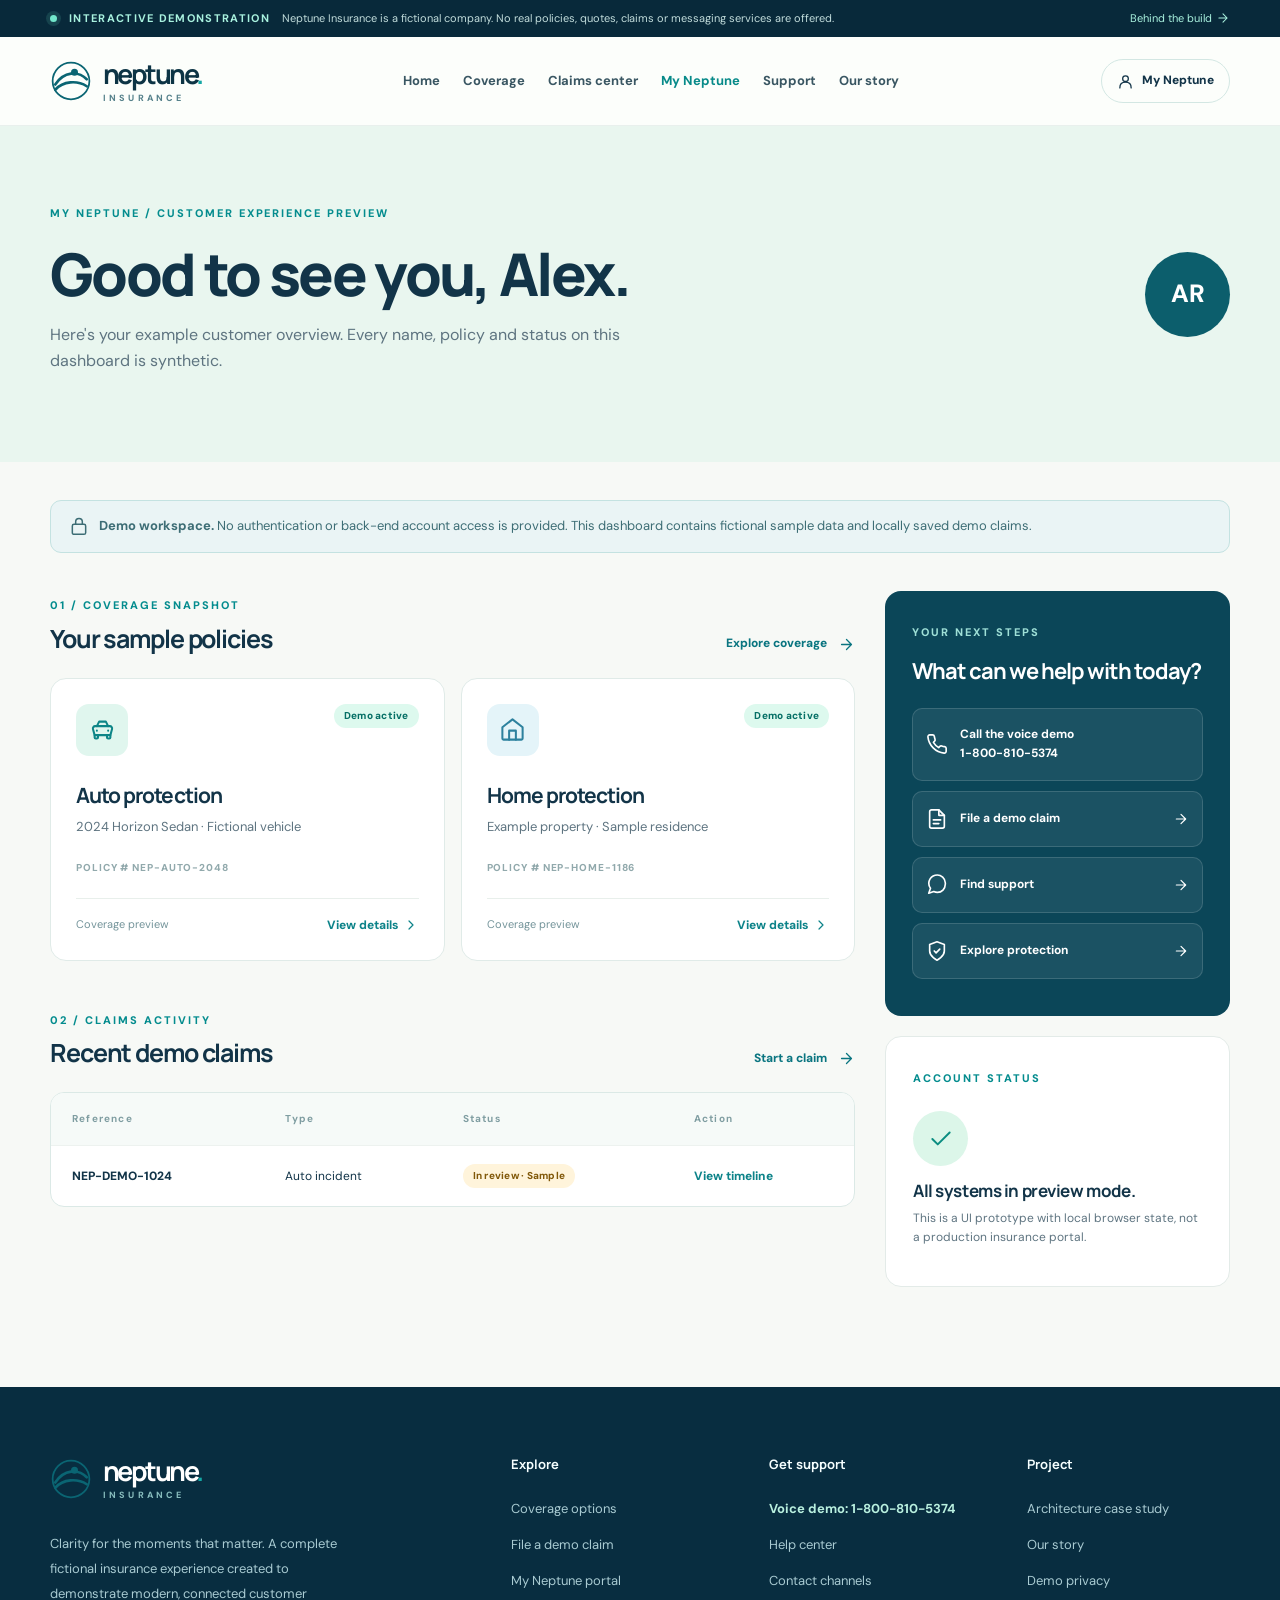
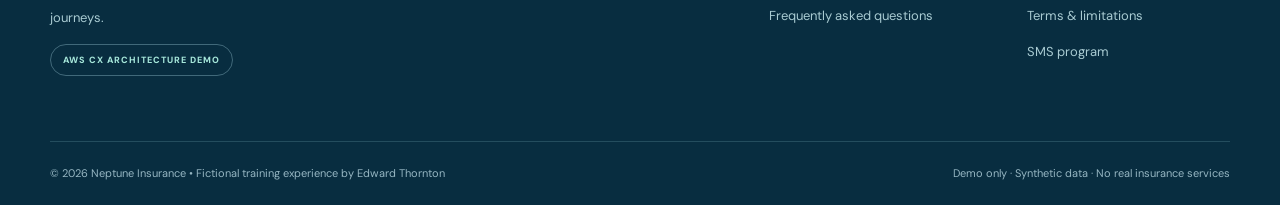
<file: neptune-insurance/portal.html>
<!doctype html>
<html lang="en"><head><meta charset="utf-8"><meta name="viewport" content="width=device-width,initial-scale=1"><meta name="theme-color" content="#092a42"><meta name="description" content="Neptune Insurance is a fictional insurance customer experience demonstration powered by an AWS architecture project."><title>My Neptune | Neptune Insurance — Demo</title><link rel="icon" type="image/svg+xml" href="assets/neptune-mark.svg"><link rel="preconnect" href="https://fonts.googleapis.com"><link rel="preconnect" href="https://fonts.gstatic.com" crossorigin><link href="https://fonts.googleapis.com/css2?family=DM+Sans:wght@400;500;600;700;800&family=Manrope:wght@400;500;600;700;800&display=swap" rel="stylesheet"><link rel="stylesheet" href="assets/styles.css"><!-- NEPTUNE_SOCIAL_META_START -->
<meta property="og:type" content="website">
<meta property="og:site_name" content="Neptune Insurance — Interactive Demo">
<meta property="og:title" content="My Neptune | Neptune Insurance — Demo">
<meta property="og:description" content="Explore Neptune Insurance, a fictional AWS-hosted interactive insurance experience with simulated claims and policy journeys.">
<meta property="og:url" content="https://neptune.hireedwardthornton.click/portal.html">
<meta property="og:image" content="https://neptune.hireedwardthornton.click/assets/neptune-customer-hero-social-2026.jpg">
<meta property="og:image:secure_url" content="https://neptune.hireedwardthornton.click/assets/neptune-customer-hero-social-2026.jpg">
<meta property="og:image:type" content="image/jpeg">
<meta property="og:image:alt" content="Neptune Insurance coastal home and car illustration with More life. Less worry. headline">
<meta name="twitter:card" content="summary_large_image">
<meta name="twitter:title" content="My Neptune | Neptune Insurance — Demo">
<meta name="twitter:description" content="Explore Neptune Insurance, a fictional AWS-hosted interactive insurance experience with simulated claims and policy journeys.">
<meta name="twitter:image" content="https://neptune.hireedwardthornton.click/assets/neptune-customer-hero-social-2026.jpg">
<link rel="canonical" href="https://neptune.hireedwardthornton.click/portal.html">
<!-- NEPTUNE_SOCIAL_META_END --></head>
<body data-page="portal"><a href="#main" class="skip">Skip to content</a><div class="demo-strip"><div class="container"><span class="strip-dot"></span><strong>INTERACTIVE DEMONSTRATION</strong><span>Neptune Insurance is a fictional company. No real policies, quotes, claims or messaging services are offered.</span><a href="https://hireedwardthornton.click/neptune-insurance.html">Behind the build <svg class="icon" width="14" height="14" viewBox="0 0 24 24" fill="none" stroke="currentColor" stroke-width="1.8" stroke-linecap="round" stroke-linejoin="round" aria-hidden="true"><path d="M5 12h14m-7-7 7 7-7 7"/></svg></a></div></div>
<header class="site-header"><div class="container head-inner"><a class="brand" href="index.html" aria-label="Neptune Insurance home"><svg class="brand-mark" viewBox="0 0 48 48" fill="none" aria-hidden="true"><circle cx="24" cy="24" r="21" stroke="currentColor" stroke-width="2"/><path d="M6 28c10-15 26-16 36-6M6 34c9-10 25-11 36-4" stroke="currentColor" stroke-width="3" stroke-linecap="round"/><circle cx="28" cy="14" r="4" fill="currentColor"/></svg><span><strong>neptune<span class="brand-period">.</span></strong><small>INSURANCE</small></span></a><nav class="desktop-nav" aria-label="Main navigation"><a href="index.html" class="" >Home</a><a href="coverage.html" class="" >Coverage</a><a href="claims.html" class="" >Claims center</a><a href="portal.html" class="active" aria-current="page">My Neptune</a><a href="support.html" class="" >Support</a><a href="about.html" class="" >Our story</a></nav><div class="head-actions"><a class="nav-account" href="portal.html"><svg class="icon" width="17" height="17" viewBox="0 0 24 24" fill="none" stroke="currentColor" stroke-width="1.8" stroke-linecap="round" stroke-linejoin="round" aria-hidden="true"><circle cx="12" cy="8" r="4"/><path d="M4 21c0-5 3-8 8-8s8 3 8 8"/></svg><span>My Neptune</span></a><button class="menu-toggle" type="button" aria-expanded="false" aria-controls="mobile-nav" aria-label="Open menu"><svg class="icon" width="24" height="24" viewBox="0 0 24 24" fill="none" stroke="currentColor" stroke-width="1.8" stroke-linecap="round" stroke-linejoin="round" aria-hidden="true"><path d="M4 7h16M4 12h16M4 17h16"/></svg></button></div></div><nav class="mobile-nav" id="mobile-nav" aria-label="Mobile navigation"><a href="index.html" class="" >Home</a><a href="coverage.html" class="" >Coverage</a><a href="claims.html" class="" >Claims center</a><a href="portal.html" class="active" aria-current="page">My Neptune</a><a href="support.html" class="" >Support</a><a href="about.html" class="" >Our story</a></nav></header>
<main id="main"><section class="portal-head"><div class="container portal-head-inner"><div><span class="eyebrow">MY NEPTUNE / CUSTOMER EXPERIENCE PREVIEW</span><h1>Good to see you, Alex.</h1><p>Here's your example customer overview. Every name, policy and status on this dashboard is synthetic.</p></div><div class="portal-avatar">AR</div></div></section><section class="portal-content"><div class="container"><div class="portal-notice"><svg class="icon" width="20" height="20" viewBox="0 0 24 24" fill="none" stroke="currentColor" stroke-width="1.8" stroke-linecap="round" stroke-linejoin="round" aria-hidden="true"><rect x="4" y="10" width="16" height="12" rx="2"/><path d="M8 10V7a4 4 0 0 1 8 0v3"/></svg> <span><strong>Demo workspace.</strong> No authentication or back-end account access is provided. This dashboard contains fictional sample data and locally saved demo claims.</span></div><div class="dashboard-grid"><div class="dashboard-main"><div class="dashboard-section-header"><div><span class="eyebrow">01 / COVERAGE SNAPSHOT</span><h2>Your sample policies</h2></div><a href="coverage.html" class="text-action">Explore coverage <svg class="icon" width="17" height="17" viewBox="0 0 24 24" fill="none" stroke="currentColor" stroke-width="1.8" stroke-linecap="round" stroke-linejoin="round" aria-hidden="true"><path d="M5 12h14m-7-7 7 7-7 7"/></svg></a></div><div class="policy-grid"><article class="policy-card"><div class="policy-card-top"><span class="policy-icon"><svg class="icon" width="27" height="27" viewBox="0 0 24 24" fill="none" stroke="currentColor" stroke-width="1.8" stroke-linecap="round" stroke-linejoin="round" aria-hidden="true"><path d="M5 17h14l1.5-5.5a2 2 0 0 0-1.9-2.5H5.4a2 2 0 0 0-1.9 2.5L5 17Z"/><path d="M7 9 9 5h6l2 4M5 17v2a1 1 0 0 0 1 1h1a1 1 0 0 0 1-1v-2m8 0v2a1 1 0 0 0 1 1h1a1 1 0 0 0 1-1v-2M7 13h.01M17 13h.01"/></svg></span><span class="status-pill mint">Demo active</span></div><h3>Auto protection</h3><p>2024 Horizon Sedan · Fictional vehicle</p><div class="policy-number">POLICY # NEP-AUTO-2048</div><div class="policy-card-foot"><span>Coverage preview</span><button data-show-policy="auto" class="link-button">View details <svg class="icon" width="16" height="16" viewBox="0 0 24 24" fill="none" stroke="currentColor" stroke-width="1.8" stroke-linecap="round" stroke-linejoin="round" aria-hidden="true"><path d="m9 18 6-6-6-6"/></svg></button></div></article><article class="policy-card"><div class="policy-card-top"><span class="policy-icon sky"><svg class="icon" width="27" height="27" viewBox="0 0 24 24" fill="none" stroke="currentColor" stroke-width="1.8" stroke-linecap="round" stroke-linejoin="round" aria-hidden="true"><path d="m3 10 9-7 9 7v10a1 1 0 0 1-1 1H4a1 1 0 0 1-1-1V10Z"/><path d="M9 21v-8h6v8"/></svg></span><span class="status-pill mint">Demo active</span></div><h3>Home protection</h3><p>Example property · Sample residence</p><div class="policy-number">POLICY # NEP-HOME-1186</div><div class="policy-card-foot"><span>Coverage preview</span><button data-show-policy="home" class="link-button">View details <svg class="icon" width="16" height="16" viewBox="0 0 24 24" fill="none" stroke="currentColor" stroke-width="1.8" stroke-linecap="round" stroke-linejoin="round" aria-hidden="true"><path d="m9 18 6-6-6-6"/></svg></button></div></article></div><div class="dashboard-section-header claim-heading" id="claims"><div><span class="eyebrow">02 / CLAIMS ACTIVITY</span><h2>Recent demo claims</h2></div><a href="claims.html" class="text-action">Start a claim <svg class="icon" width="17" height="17" viewBox="0 0 24 24" fill="none" stroke="currentColor" stroke-width="1.8" stroke-linecap="round" stroke-linejoin="round" aria-hidden="true"><path d="M5 12h14m-7-7 7 7-7 7"/></svg></a></div><div class="claim-table-wrap"><table class="claim-table"><thead><tr><th>Reference</th><th>Type</th><th>Status</th><th>Action</th></tr></thead><tbody id="portal-claim-rows"><tr><td>NEP-DEMO-1024</td><td>Auto incident</td><td><span class="status-pill amber">In review · Sample</span></td><td><button class="link-button" data-ref="NEP-DEMO-1024">View timeline</button></td></tr></tbody></table></div></div><aside class="dashboard-aside"><div class="welcome-panel"><span class="eyebrow">YOUR NEXT STEPS</span><h3>What can we help with today?</h3><a href="tel:+18008105374"><svg class="icon" width="22" height="22" viewBox="0 0 24 24" fill="none" stroke="currentColor" stroke-width="1.8" stroke-linecap="round" stroke-linejoin="round" aria-hidden="true"><path d="M22 16.9v3a2 2 0 0 1-2.2 2A19.8 19.8 0 0 1 2.1 4.2 2 2 0 0 1 4.1 2h3a2 2 0 0 1 2 1.7c.13 1.08.38 2.12.74 3.1a2 2 0 0 1-.45 2.12L8.1 10.2a16 16 0 0 0 5.7 5.7l1.28-1.29a2 2 0 0 1 2.12-.44c.98.36 2.02.61 3.1.74a2 2 0 0 1 1.7 1.69Z"/></svg><span>Call the voice demo<br>1-800-810-5374</span></a><a href="claims.html"><svg class="icon" width="22" height="22" viewBox="0 0 24 24" fill="none" stroke="currentColor" stroke-width="1.8" stroke-linecap="round" stroke-linejoin="round" aria-hidden="true"><path d="M14 2H6a2 2 0 0 0-2 2v16a2 2 0 0 0 2 2h12a2 2 0 0 0 2-2V8Z"/><path d="M14 2v6h6M8 13h8M8 17h6"/></svg> File a demo claim <svg class="icon" width="16" height="16" viewBox="0 0 24 24" fill="none" stroke="currentColor" stroke-width="1.8" stroke-linecap="round" stroke-linejoin="round" aria-hidden="true"><path d="M5 12h14m-7-7 7 7-7 7"/></svg></a><a href="support.html"><svg class="icon" width="22" height="22" viewBox="0 0 24 24" fill="none" stroke="currentColor" stroke-width="1.8" stroke-linecap="round" stroke-linejoin="round" aria-hidden="true"><path d="M21 11.5a8.5 8.5 0 0 1-8.5 8.5 9 9 0 0 1-4-.9L3 21l1.9-5.5a9 9 0 1 1 16.1-4Z"/></svg> Find support <svg class="icon" width="16" height="16" viewBox="0 0 24 24" fill="none" stroke="currentColor" stroke-width="1.8" stroke-linecap="round" stroke-linejoin="round" aria-hidden="true"><path d="M5 12h14m-7-7 7 7-7 7"/></svg></a><a href="coverage.html"><svg class="icon" width="22" height="22" viewBox="0 0 24 24" fill="none" stroke="currentColor" stroke-width="1.8" stroke-linecap="round" stroke-linejoin="round" aria-hidden="true"><path d="M12 22s8-4 8-10V5l-8-3-8 3v7c0 6 8 10 8 10Z"/><path d="m9 12 2 2 4-4"/></svg> Explore protection <svg class="icon" width="16" height="16" viewBox="0 0 24 24" fill="none" stroke="currentColor" stroke-width="1.8" stroke-linecap="round" stroke-linejoin="round" aria-hidden="true"><path d="M5 12h14m-7-7 7 7-7 7"/></svg></a></div><div class="status-panel"><span class="eyebrow">ACCOUNT STATUS</span><div class="status-orb"><svg class="icon" width="26" height="26" viewBox="0 0 24 24" fill="none" stroke="currentColor" stroke-width="1.8" stroke-linecap="round" stroke-linejoin="round" aria-hidden="true"><path d="m4 12 5 5L20 6"/></svg></div><h4>All systems in preview mode.</h4><p>This is a UI prototype with local browser state, not a production insurance portal.</p></div></aside></div><div id="detail-panel" class="detail-panel" hidden tabindex="-1"><button type="button" class="detail-close" id="detail-close" aria-label="Close details"><svg class="icon" width="22" height="22" viewBox="0 0 24 24" fill="none" stroke="currentColor" stroke-width="1.8" stroke-linecap="round" stroke-linejoin="round" aria-hidden="true"><path d="M5 5l14 14M19 5 5 19"/></svg></button><div id="detail-content"></div></div></div></section>
</main>
<footer class="footer"><div class="container"><div class="footer-top"><div class="foot-brand"><a class="brand brand-light" href="index.html"><svg class="brand-mark" viewBox="0 0 48 48" fill="none" aria-hidden="true"><circle cx="24" cy="24" r="21" stroke="currentColor" stroke-width="2"/><path d="M6 28c10-15 26-16 36-6M6 34c9-10 25-11 36-4" stroke="currentColor" stroke-width="3" stroke-linecap="round"/><circle cx="28" cy="14" r="4" fill="currentColor"/></svg><span><strong>neptune<span class="brand-period">.</span></strong><small>INSURANCE</small></span></a><p>Clarity for the moments that matter. A complete fictional insurance experience created to demonstrate modern, connected customer journeys.</p><span class="foot-chip">AWS CX ARCHITECTURE DEMO</span></div><div class="foot-col"><h4>Explore</h4><a href="coverage.html">Coverage options</a><a href="claims.html">File a demo claim</a><a href="portal.html">My Neptune portal</a></div><div class="foot-col"><h4>Get support</h4><a href="tel:+18008105374">Voice demo: 1-800-810-5374</a><a href="support.html">Help center</a><a href="support.html#contact">Contact channels</a><a href="support.html#faq">Frequently asked questions</a></div><div class="foot-col"><h4>Project</h4><a href="https://hireedwardthornton.click/neptune-insurance.html">Architecture case study</a><a href="about.html">Our story</a><a href="privacy.html">Demo privacy</a><a href="terms.html">Terms & limitations</a><a href="sms.html">SMS program</a></div></div><div class="foot-bottom"><span>© 2026 Neptune Insurance • Fictional training experience by Edward Thornton</span><span>Demo only · Synthetic data · No real insurance services</span></div></div></footer>
<div class="toast" role="status" aria-live="polite"></div><script defer src="assets/site.js"></script></body></html>
</file>
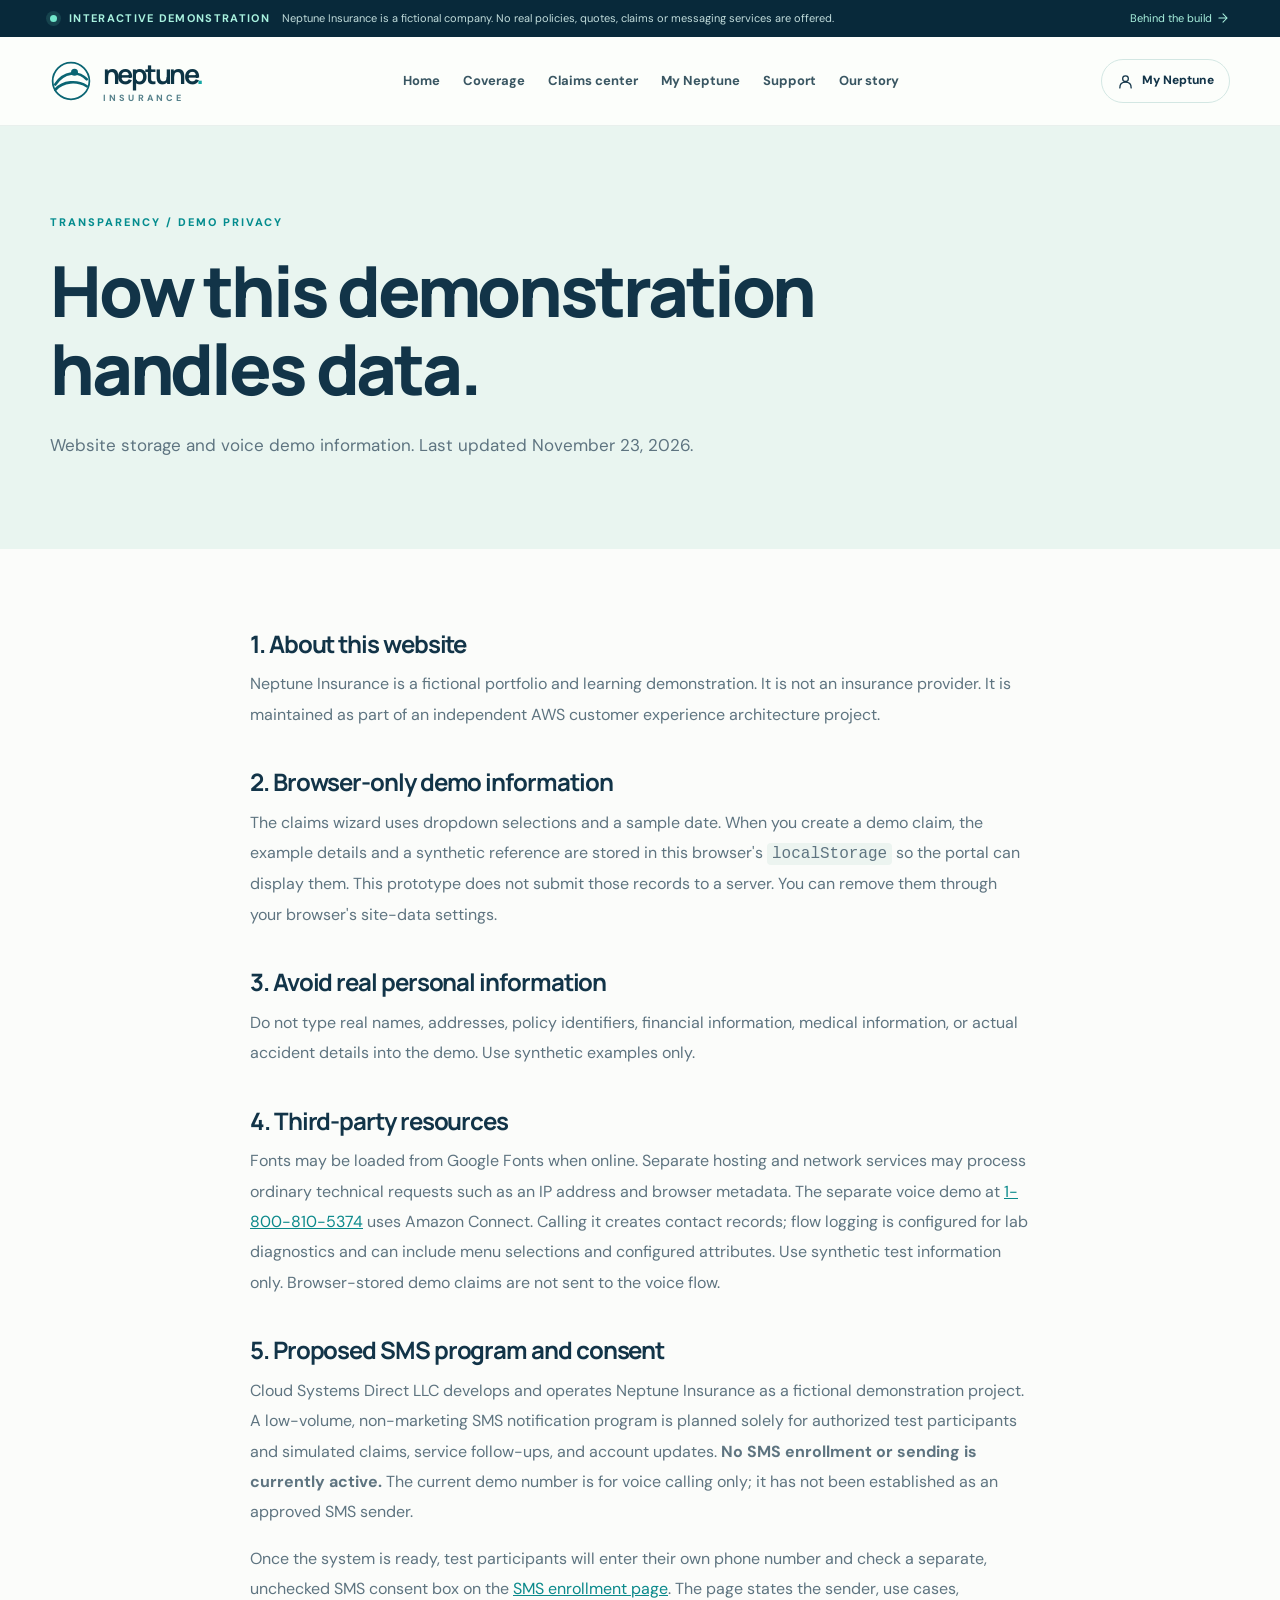
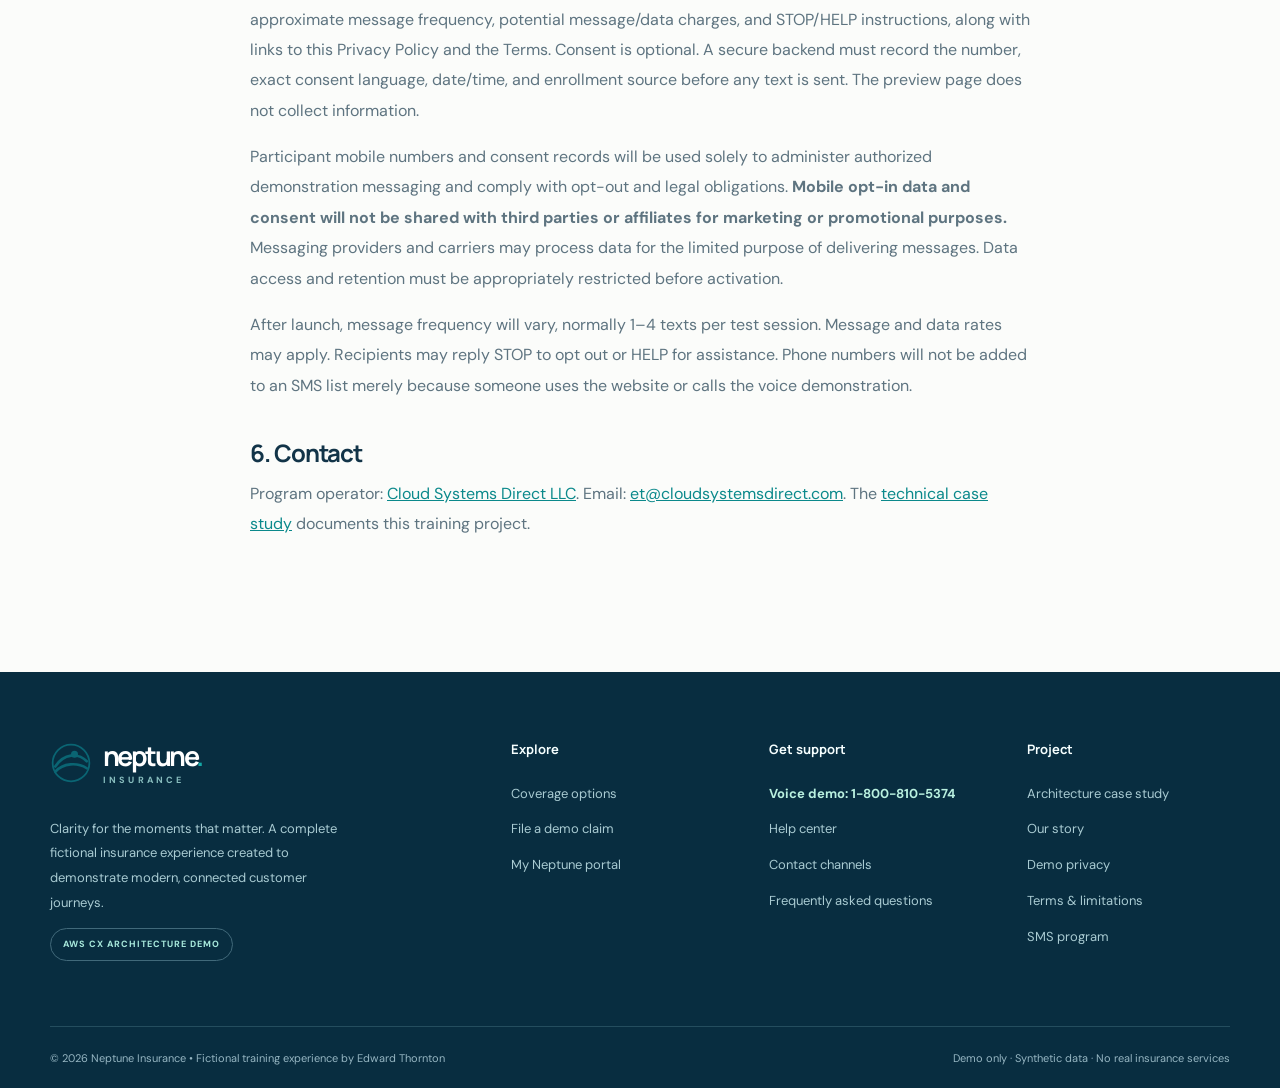
<file: neptune-insurance/privacy.html>
<!doctype html>
<html lang="en"><head><meta charset="utf-8"><meta name="viewport" content="width=device-width,initial-scale=1"><meta name="theme-color" content="#092a42"><meta name="description" content="Neptune Insurance is a fictional insurance customer experience demonstration powered by an AWS architecture project."><title>Demo privacy policy | Neptune Insurance — Demo</title><link rel="icon" type="image/svg+xml" href="assets/neptune-mark.svg"><link rel="preconnect" href="https://fonts.googleapis.com"><link rel="preconnect" href="https://fonts.gstatic.com" crossorigin><link href="https://fonts.googleapis.com/css2?family=DM+Sans:wght@400;500;600;700;800&family=Manrope:wght@400;500;600;700;800&display=swap" rel="stylesheet"><link rel="stylesheet" href="assets/styles.css"><!-- NEPTUNE_SOCIAL_META_START -->
<meta property="og:type" content="website">
<meta property="og:site_name" content="Neptune Insurance — Interactive Demo">
<meta property="og:title" content="Demo privacy policy | Neptune Insurance — Demo">
<meta property="og:description" content="Explore Neptune Insurance, a fictional AWS-hosted interactive insurance experience with simulated claims and policy journeys.">
<meta property="og:url" content="https://neptune.hireedwardthornton.click/privacy.html">
<meta property="og:image" content="https://neptune.hireedwardthornton.click/assets/neptune-customer-hero-social-2026.jpg">
<meta property="og:image:secure_url" content="https://neptune.hireedwardthornton.click/assets/neptune-customer-hero-social-2026.jpg">
<meta property="og:image:type" content="image/jpeg">
<meta property="og:image:alt" content="Neptune Insurance coastal home and car illustration with More life. Less worry. headline">
<meta name="twitter:card" content="summary_large_image">
<meta name="twitter:title" content="Demo privacy policy | Neptune Insurance — Demo">
<meta name="twitter:description" content="Explore Neptune Insurance, a fictional AWS-hosted interactive insurance experience with simulated claims and policy journeys.">
<meta name="twitter:image" content="https://neptune.hireedwardthornton.click/assets/neptune-customer-hero-social-2026.jpg">
<link rel="canonical" href="https://neptune.hireedwardthornton.click/privacy.html">
<!-- NEPTUNE_SOCIAL_META_END --></head>
<body data-page="none"><a href="#main" class="skip">Skip to content</a><div class="demo-strip"><div class="container"><span class="strip-dot"></span><strong>INTERACTIVE DEMONSTRATION</strong><span>Neptune Insurance is a fictional company. No real policies, quotes, claims or messaging services are offered.</span><a href="https://hireedwardthornton.click/neptune-insurance.html">Behind the build <svg class="icon" width="14" height="14" viewBox="0 0 24 24" fill="none" stroke="currentColor" stroke-width="1.8" stroke-linecap="round" stroke-linejoin="round" aria-hidden="true"><path d="M5 12h14m-7-7 7 7-7 7"/></svg></a></div></div>
<header class="site-header"><div class="container head-inner"><a class="brand" href="index.html" aria-label="Neptune Insurance home"><svg class="brand-mark" viewBox="0 0 48 48" fill="none" aria-hidden="true"><circle cx="24" cy="24" r="21" stroke="currentColor" stroke-width="2"/><path d="M6 28c10-15 26-16 36-6M6 34c9-10 25-11 36-4" stroke="currentColor" stroke-width="3" stroke-linecap="round"/><circle cx="28" cy="14" r="4" fill="currentColor"/></svg><span><strong>neptune<span class="brand-period">.</span></strong><small>INSURANCE</small></span></a><nav class="desktop-nav" aria-label="Main navigation"><a href="index.html" class="" >Home</a><a href="coverage.html" class="" >Coverage</a><a href="claims.html" class="" >Claims center</a><a href="portal.html" class="" >My Neptune</a><a href="support.html" class="" >Support</a><a href="about.html" class="" >Our story</a></nav><div class="head-actions"><a class="nav-account" href="portal.html"><svg class="icon" width="17" height="17" viewBox="0 0 24 24" fill="none" stroke="currentColor" stroke-width="1.8" stroke-linecap="round" stroke-linejoin="round" aria-hidden="true"><circle cx="12" cy="8" r="4"/><path d="M4 21c0-5 3-8 8-8s8 3 8 8"/></svg><span>My Neptune</span></a><button class="menu-toggle" type="button" aria-expanded="false" aria-controls="mobile-nav" aria-label="Open menu"><svg class="icon" width="24" height="24" viewBox="0 0 24 24" fill="none" stroke="currentColor" stroke-width="1.8" stroke-linecap="round" stroke-linejoin="round" aria-hidden="true"><path d="M4 7h16M4 12h16M4 17h16"/></svg></button></div></div><nav class="mobile-nav" id="mobile-nav" aria-label="Mobile navigation"><a href="index.html" class="" >Home</a><a href="coverage.html" class="" >Coverage</a><a href="claims.html" class="" >Claims center</a><a href="portal.html" class="" >My Neptune</a><a href="support.html" class="" >Support</a><a href="about.html" class="" >Our story</a></nav></header>
<main id="main"><section class="page-hero compact"><div class="container narrow"><span class="eyebrow">TRANSPARENCY / DEMO PRIVACY</span><h1>How this demonstration handles data.</h1><p>Website storage and voice demo information. Last updated November 23, 2026.</p></div></section><section class="section-pad top-tight"><div class="container narrow legal"><h2>1. About this website</h2><p>Neptune Insurance is a fictional portfolio and learning demonstration. It is not an insurance provider. It is maintained as part of an independent AWS customer experience architecture project.</p><h2>2. Browser-only demo information</h2><p>The claims wizard uses dropdown selections and a sample date. When you create a demo claim, the example details and a synthetic reference are stored in this browser's <code>localStorage</code> so the portal can display them. This prototype does not submit those records to a server. You can remove them through your browser's site-data settings.</p><h2>3. Avoid real personal information</h2><p>Do not type real names, addresses, policy identifiers, financial information, medical information, or actual accident details into the demo. Use synthetic examples only.</p><h2>4. Third-party resources</h2><p>Fonts may be loaded from Google Fonts when online. Separate hosting and network services may process ordinary technical requests such as an IP address and browser metadata. The separate voice demo at <a href="tel:+18008105374">1-800-810-5374</a> uses Amazon Connect. Calling it creates contact records; flow logging is configured for lab diagnostics and can include menu selections and configured attributes. Use synthetic test information only. Browser-stored demo claims are not sent to the voice flow.</p><h2>5. Proposed SMS program and consent</h2>
<p>Cloud Systems Direct LLC develops and operates Neptune Insurance as a fictional demonstration project. A low-volume, non-marketing SMS notification program is planned solely for authorized test participants and simulated claims, service follow-ups, and account updates. <strong>No SMS enrollment or sending is currently active.</strong> The current demo number is for voice calling only; it has not been established as an approved SMS sender.</p>
<p>Once the system is ready, test participants will enter their own phone number and check a separate, unchecked SMS consent box on the <a href="sms.html">SMS enrollment page</a>. The page states the sender, use cases, approximate message frequency, potential message/data charges, and STOP/HELP instructions, along with links to this Privacy Policy and the Terms. Consent is optional. A secure backend must record the number, exact consent language, date/time, and enrollment source before any text is sent. The preview page does not collect information.</p>
<p>Participant mobile numbers and consent records will be used solely to administer authorized demonstration messaging and comply with opt-out and legal obligations. <strong>Mobile opt-in data and consent will not be shared with third parties or affiliates for marketing or promotional purposes.</strong> Messaging providers and carriers may process data for the limited purpose of delivering messages. Data access and retention must be appropriately restricted before activation.</p>
<p>After launch, message frequency will vary, normally 1–4 texts per test session. Message and data rates may apply. Recipients may reply STOP to opt out or HELP for assistance. Phone numbers will not be added to an SMS list merely because someone uses the website or calls the voice demonstration.</p>
<h2>6. Contact</h2><p>Program operator: <a href="https://cloudsystemsdirect.com">Cloud Systems Direct LLC</a>. Email: <a href="mailto:et@cloudsystemsdirect.com">et@cloudsystemsdirect.com</a>. The <a href="https://hireedwardthornton.click/neptune-insurance.html">technical case study</a> documents this training project.</p></div></section>
</main>
<footer class="footer"><div class="container"><div class="footer-top"><div class="foot-brand"><a class="brand brand-light" href="index.html"><svg class="brand-mark" viewBox="0 0 48 48" fill="none" aria-hidden="true"><circle cx="24" cy="24" r="21" stroke="currentColor" stroke-width="2"/><path d="M6 28c10-15 26-16 36-6M6 34c9-10 25-11 36-4" stroke="currentColor" stroke-width="3" stroke-linecap="round"/><circle cx="28" cy="14" r="4" fill="currentColor"/></svg><span><strong>neptune<span class="brand-period">.</span></strong><small>INSURANCE</small></span></a><p>Clarity for the moments that matter. A complete fictional insurance experience created to demonstrate modern, connected customer journeys.</p><span class="foot-chip">AWS CX ARCHITECTURE DEMO</span></div><div class="foot-col"><h4>Explore</h4><a href="coverage.html">Coverage options</a><a href="claims.html">File a demo claim</a><a href="portal.html">My Neptune portal</a></div><div class="foot-col"><h4>Get support</h4><a href="tel:+18008105374">Voice demo: 1-800-810-5374</a><a href="support.html">Help center</a><a href="support.html#contact">Contact channels</a><a href="support.html#faq">Frequently asked questions</a></div><div class="foot-col"><h4>Project</h4><a href="https://hireedwardthornton.click/neptune-insurance.html">Architecture case study</a><a href="about.html">Our story</a><a href="privacy.html">Demo privacy</a><a href="terms.html">Terms & limitations</a><a href="sms.html">SMS program</a></div></div><div class="foot-bottom"><span>© 2026 Neptune Insurance • Fictional training experience by Edward Thornton</span><span>Demo only · Synthetic data · No real insurance services</span></div></div></footer>
<div class="toast" role="status" aria-live="polite"></div><script defer src="assets/site.js"></script></body></html>
</file>
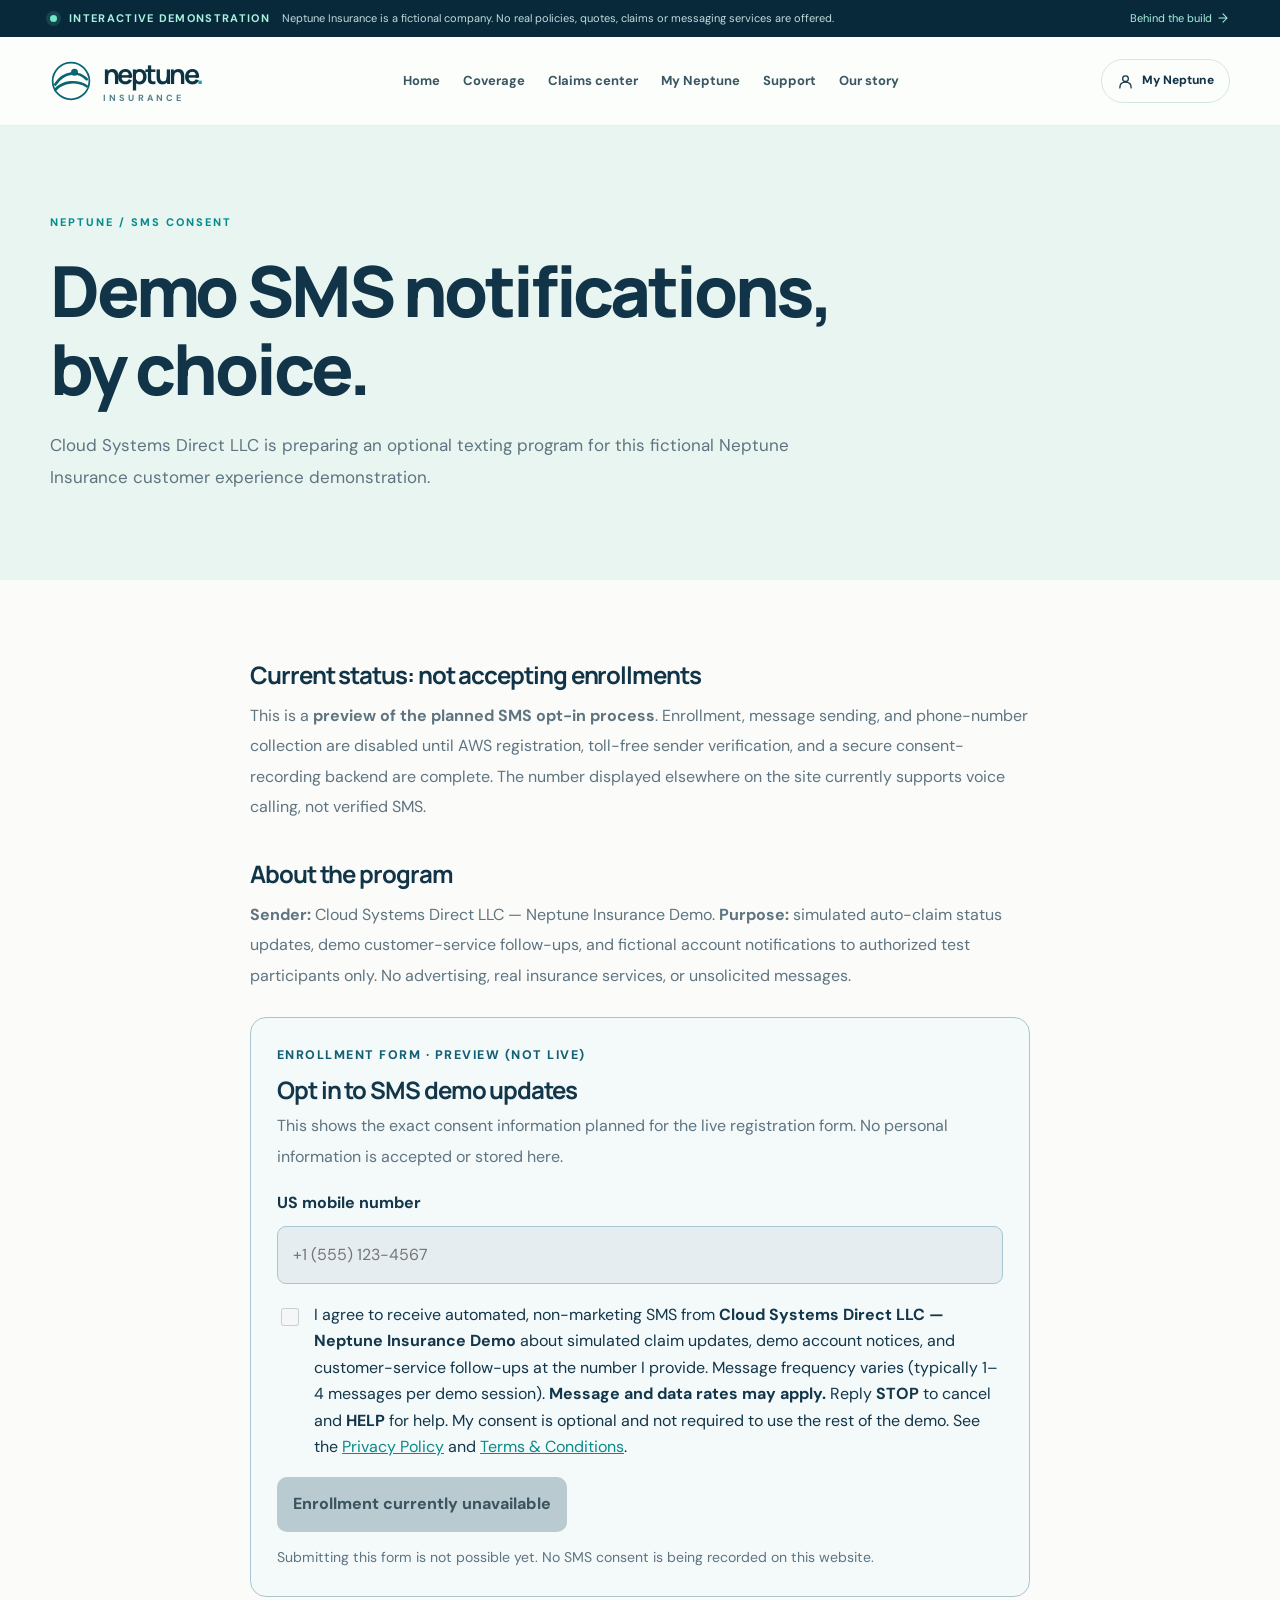
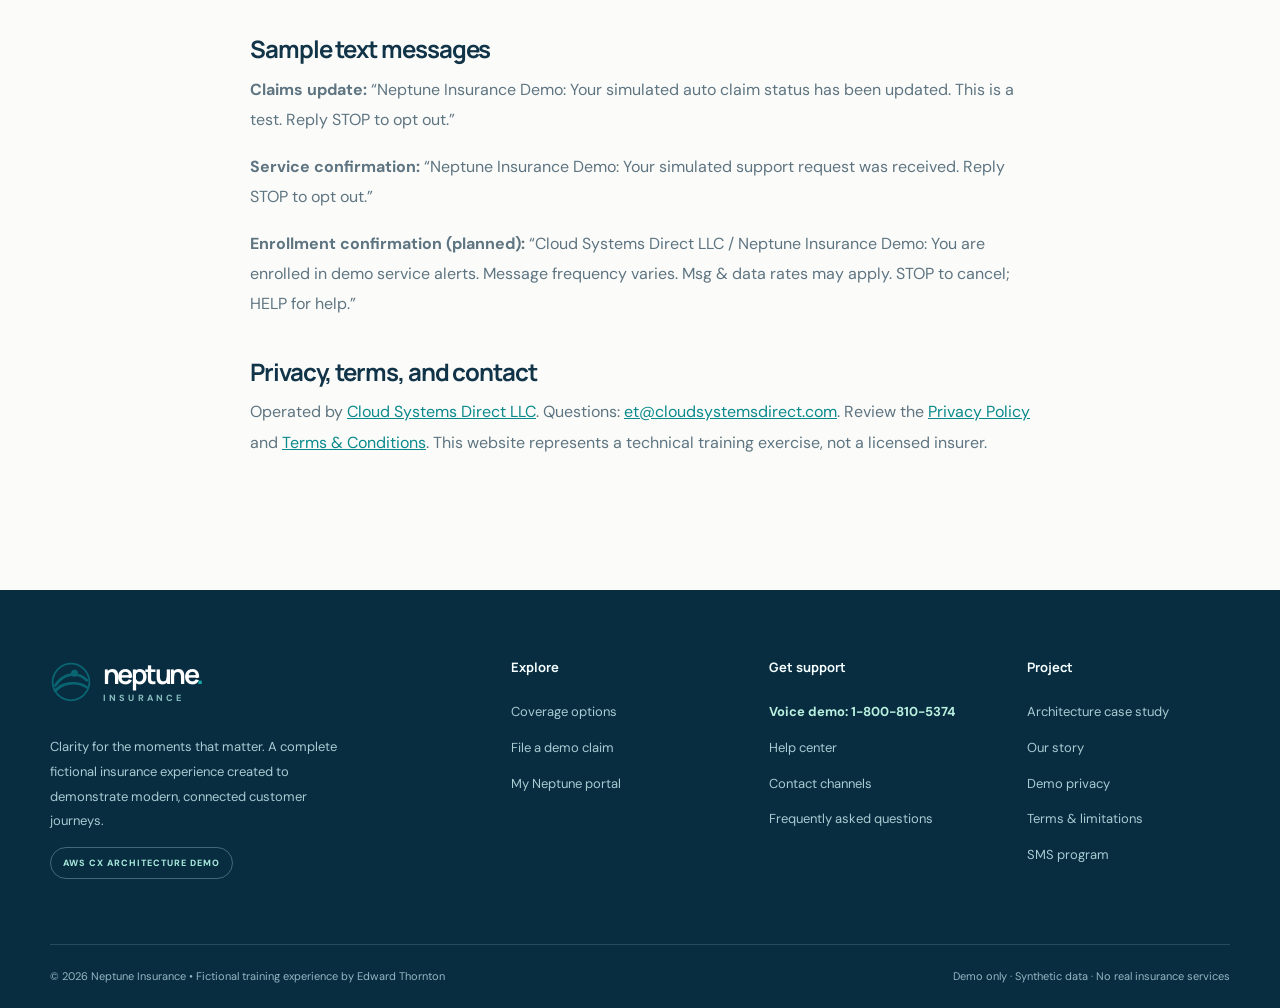
<file: neptune-insurance/sms.html>
<!doctype html>
<html lang="en"><head><meta charset="utf-8"><meta name="viewport" content="width=device-width,initial-scale=1"><meta name="theme-color" content="#092a42"><meta name="description" content="Neptune Insurance is a fictional insurance customer experience demonstration powered by an AWS architecture project."><title>SMS program | Neptune Insurance — Demo</title><link rel="icon" type="image/svg+xml" href="assets/neptune-mark.svg"><link rel="preconnect" href="https://fonts.googleapis.com"><link rel="preconnect" href="https://fonts.gstatic.com" crossorigin><link href="https://fonts.googleapis.com/css2?family=DM+Sans:wght@400;500;600;700;800&family=Manrope:wght@400;500;600;700;800&display=swap" rel="stylesheet"><link rel="stylesheet" href="assets/styles.css"><!-- NEPTUNE_SOCIAL_META_START -->
<meta property="og:type" content="website">
<meta property="og:site_name" content="Neptune Insurance — Interactive Demo">
<meta property="og:title" content="SMS program | Neptune Insurance — Demo">
<meta property="og:description" content="Explore Neptune Insurance, a fictional AWS-hosted interactive insurance experience with simulated claims and policy journeys.">
<meta property="og:url" content="https://neptune.hireedwardthornton.click/sms.html">
<meta property="og:image" content="https://neptune.hireedwardthornton.click/assets/neptune-customer-hero-social-2026.jpg">
<meta property="og:image:secure_url" content="https://neptune.hireedwardthornton.click/assets/neptune-customer-hero-social-2026.jpg">
<meta property="og:image:type" content="image/jpeg">
<meta property="og:image:alt" content="Neptune Insurance coastal home and car illustration with More life. Less worry. headline">
<meta name="twitter:card" content="summary_large_image">
<meta name="twitter:title" content="SMS program | Neptune Insurance — Demo">
<meta name="twitter:description" content="Explore Neptune Insurance, a fictional AWS-hosted interactive insurance experience with simulated claims and policy journeys.">
<meta name="twitter:image" content="https://neptune.hireedwardthornton.click/assets/neptune-customer-hero-social-2026.jpg">
<link rel="canonical" href="https://neptune.hireedwardthornton.click/sms.html">
<!-- NEPTUNE_SOCIAL_META_END --></head>
<body data-page="none"><a href="#main" class="skip">Skip to content</a><div class="demo-strip"><div class="container"><span class="strip-dot"></span><strong>INTERACTIVE DEMONSTRATION</strong><span>Neptune Insurance is a fictional company. No real policies, quotes, claims or messaging services are offered.</span><a href="https://hireedwardthornton.click/neptune-insurance.html">Behind the build <svg class="icon" width="14" height="14" viewBox="0 0 24 24" fill="none" stroke="currentColor" stroke-width="1.8" stroke-linecap="round" stroke-linejoin="round" aria-hidden="true"><path d="M5 12h14m-7-7 7 7-7 7"/></svg></a></div></div>
<header class="site-header"><div class="container head-inner"><a class="brand" href="index.html" aria-label="Neptune Insurance home"><svg class="brand-mark" viewBox="0 0 48 48" fill="none" aria-hidden="true"><circle cx="24" cy="24" r="21" stroke="currentColor" stroke-width="2"/><path d="M6 28c10-15 26-16 36-6M6 34c9-10 25-11 36-4" stroke="currentColor" stroke-width="3" stroke-linecap="round"/><circle cx="28" cy="14" r="4" fill="currentColor"/></svg><span><strong>neptune<span class="brand-period">.</span></strong><small>INSURANCE</small></span></a><nav class="desktop-nav" aria-label="Main navigation"><a href="index.html" class="" >Home</a><a href="coverage.html" class="" >Coverage</a><a href="claims.html" class="" >Claims center</a><a href="portal.html" class="" >My Neptune</a><a href="support.html" class="" >Support</a><a href="about.html" class="" >Our story</a></nav><div class="head-actions"><a class="nav-account" href="portal.html"><svg class="icon" width="17" height="17" viewBox="0 0 24 24" fill="none" stroke="currentColor" stroke-width="1.8" stroke-linecap="round" stroke-linejoin="round" aria-hidden="true"><circle cx="12" cy="8" r="4"/><path d="M4 21c0-5 3-8 8-8s8 3 8 8"/></svg><span>My Neptune</span></a><button class="menu-toggle" type="button" aria-expanded="false" aria-controls="mobile-nav" aria-label="Open menu"><svg class="icon" width="24" height="24" viewBox="0 0 24 24" fill="none" stroke="currentColor" stroke-width="1.8" stroke-linecap="round" stroke-linejoin="round" aria-hidden="true"><path d="M4 7h16M4 12h16M4 17h16"/></svg></button></div></div><nav class="mobile-nav" id="mobile-nav" aria-label="Mobile navigation"><a href="index.html" class="" >Home</a><a href="coverage.html" class="" >Coverage</a><a href="claims.html" class="" >Claims center</a><a href="portal.html" class="" >My Neptune</a><a href="support.html" class="" >Support</a><a href="about.html" class="" >Our story</a></nav></header>
<main id="main">
<section class="page-hero compact"><div class="container narrow"><span class="eyebrow">NEPTUNE / SMS CONSENT</span><h1>Demo SMS notifications, by choice.</h1><p>Cloud Systems Direct LLC is preparing an optional texting program for this fictional Neptune Insurance customer experience demonstration.</p></div></section>
<section class="section-pad top-tight"><div class="container narrow legal">
<h2>Current status: not accepting enrollments</h2>
<p>This is a <strong>preview of the planned SMS opt-in process</strong>. Enrollment, message sending, and phone-number collection are disabled until AWS registration, toll-free sender verification, and a secure consent-recording backend are complete. The number displayed elsewhere on the site currently supports voice calling, not verified SMS.</p>
<h2>About the program</h2>
<p><strong>Sender:</strong> Cloud Systems Direct LLC — Neptune Insurance Demo. <strong>Purpose:</strong> simulated auto-claim status updates, demo customer-service follow-ups, and fictional account notifications to authorized test participants only. No advertising, real insurance services, or unsolicited messages.</p>
<div style="border:1px solid #a9c5d0;border-radius:16px;background:#f4f9fa;color:#12364a;padding:26px;margin:26px 0">
<p style="font-size:.78rem;font-weight:800;letter-spacing:.12em;color:#145f74;margin:0 0 8px">ENROLLMENT FORM · PREVIEW (NOT LIVE)</p>
<h2 style="margin:0 0 8px">Opt in to SMS demo updates</h2>
<p style="margin:0 0 16px">This shows the exact consent information planned for the live registration form. No personal information is accepted or stored here.</p>
<form aria-label="SMS enrollment preview" onsubmit="return false">
<label for="sms-mobile" style="display:block;font-weight:700;margin-bottom:7px">US mobile number</label>
<input type="tel" id="sms-mobile" inputmode="tel" autocomplete="off" disabled placeholder="+1 (555) 123-4567" style="width:100%;padding:13px 15px;margin-bottom:18px;border:1px solid #a9c5d0;border-radius:9px;background:#e5edf0;color:#47606b">
<label style="display:flex;gap:12px;align-items:flex-start;line-height:1.65;cursor:not-allowed"><input type="checkbox" disabled style="flex-shrink:0;margin-top:6px;width:18px;height:18px"><span>I agree to receive automated, non-marketing SMS from <strong>Cloud Systems Direct LLC — Neptune Insurance Demo</strong> about simulated claim updates, demo account notices, and customer-service follow-ups at the number I provide. Message frequency varies (typically 1–4 messages per demo session). <strong>Message and data rates may apply.</strong> Reply <strong>STOP</strong> to cancel and <strong>HELP</strong> for help. My consent is optional and not required to use the rest of the demo. See the <a href="privacy.html" style="text-decoration:underline">Privacy Policy</a> and <a href="terms.html" style="text-decoration:underline">Terms &amp; Conditions</a>.</span></label>
<button type="button" disabled style="display:block;margin-top:17px;border:0;border-radius:10px;background:#b9cbd1;color:#3b5560;padding:12px 16px;font-weight:800;cursor:not-allowed">Enrollment currently unavailable</button>
<p style="font-size:.88rem;margin:12px 0 0">Submitting this form is not possible yet. No SMS consent is being recorded on this website.</p>
</form></div>
<h2>Sample text messages</h2>
<p><strong>Claims update:</strong> “Neptune Insurance Demo: Your simulated auto claim status has been updated. This is a test. Reply STOP to opt out.”</p>
<p><strong>Service confirmation:</strong> “Neptune Insurance Demo: Your simulated support request was received. Reply STOP to opt out.”</p>
<p><strong>Enrollment confirmation (planned):</strong> “Cloud Systems Direct LLC / Neptune Insurance Demo: You are enrolled in demo service alerts. Message frequency varies. Msg &amp; data rates may apply. STOP to cancel; HELP for help.”</p>
<h2>Privacy, terms, and contact</h2>
<p>Operated by <a href="https://cloudsystemsdirect.com">Cloud Systems Direct LLC</a>. Questions: <a href="mailto:et@cloudsystemsdirect.com">et@cloudsystemsdirect.com</a>. Review the <a href="privacy.html">Privacy Policy</a> and <a href="terms.html">Terms &amp; Conditions</a>. This website represents a technical training exercise, not a licensed insurer.</p>
</div></section>
</main>
<footer class="footer"><div class="container"><div class="footer-top"><div class="foot-brand"><a class="brand brand-light" href="index.html"><svg class="brand-mark" viewBox="0 0 48 48" fill="none" aria-hidden="true"><circle cx="24" cy="24" r="21" stroke="currentColor" stroke-width="2"/><path d="M6 28c10-15 26-16 36-6M6 34c9-10 25-11 36-4" stroke="currentColor" stroke-width="3" stroke-linecap="round"/><circle cx="28" cy="14" r="4" fill="currentColor"/></svg><span><strong>neptune<span class="brand-period">.</span></strong><small>INSURANCE</small></span></a><p>Clarity for the moments that matter. A complete fictional insurance experience created to demonstrate modern, connected customer journeys.</p><span class="foot-chip">AWS CX ARCHITECTURE DEMO</span></div><div class="foot-col"><h4>Explore</h4><a href="coverage.html">Coverage options</a><a href="claims.html">File a demo claim</a><a href="portal.html">My Neptune portal</a></div><div class="foot-col"><h4>Get support</h4><a href="tel:+18008105374">Voice demo: 1-800-810-5374</a><a href="support.html">Help center</a><a href="support.html#contact">Contact channels</a><a href="support.html#faq">Frequently asked questions</a></div><div class="foot-col"><h4>Project</h4><a href="https://hireedwardthornton.click/neptune-insurance.html">Architecture case study</a><a href="about.html">Our story</a><a href="privacy.html">Demo privacy</a><a href="terms.html">Terms & limitations</a><a href="sms.html">SMS program</a></div></div><div class="foot-bottom"><span>© 2026 Neptune Insurance • Fictional training experience by Edward Thornton</span><span>Demo only · Synthetic data · No real insurance services</span></div></div></footer>
<div class="toast" role="status" aria-live="polite"></div><script defer src="assets/site.js"></script></body></html>
</file>
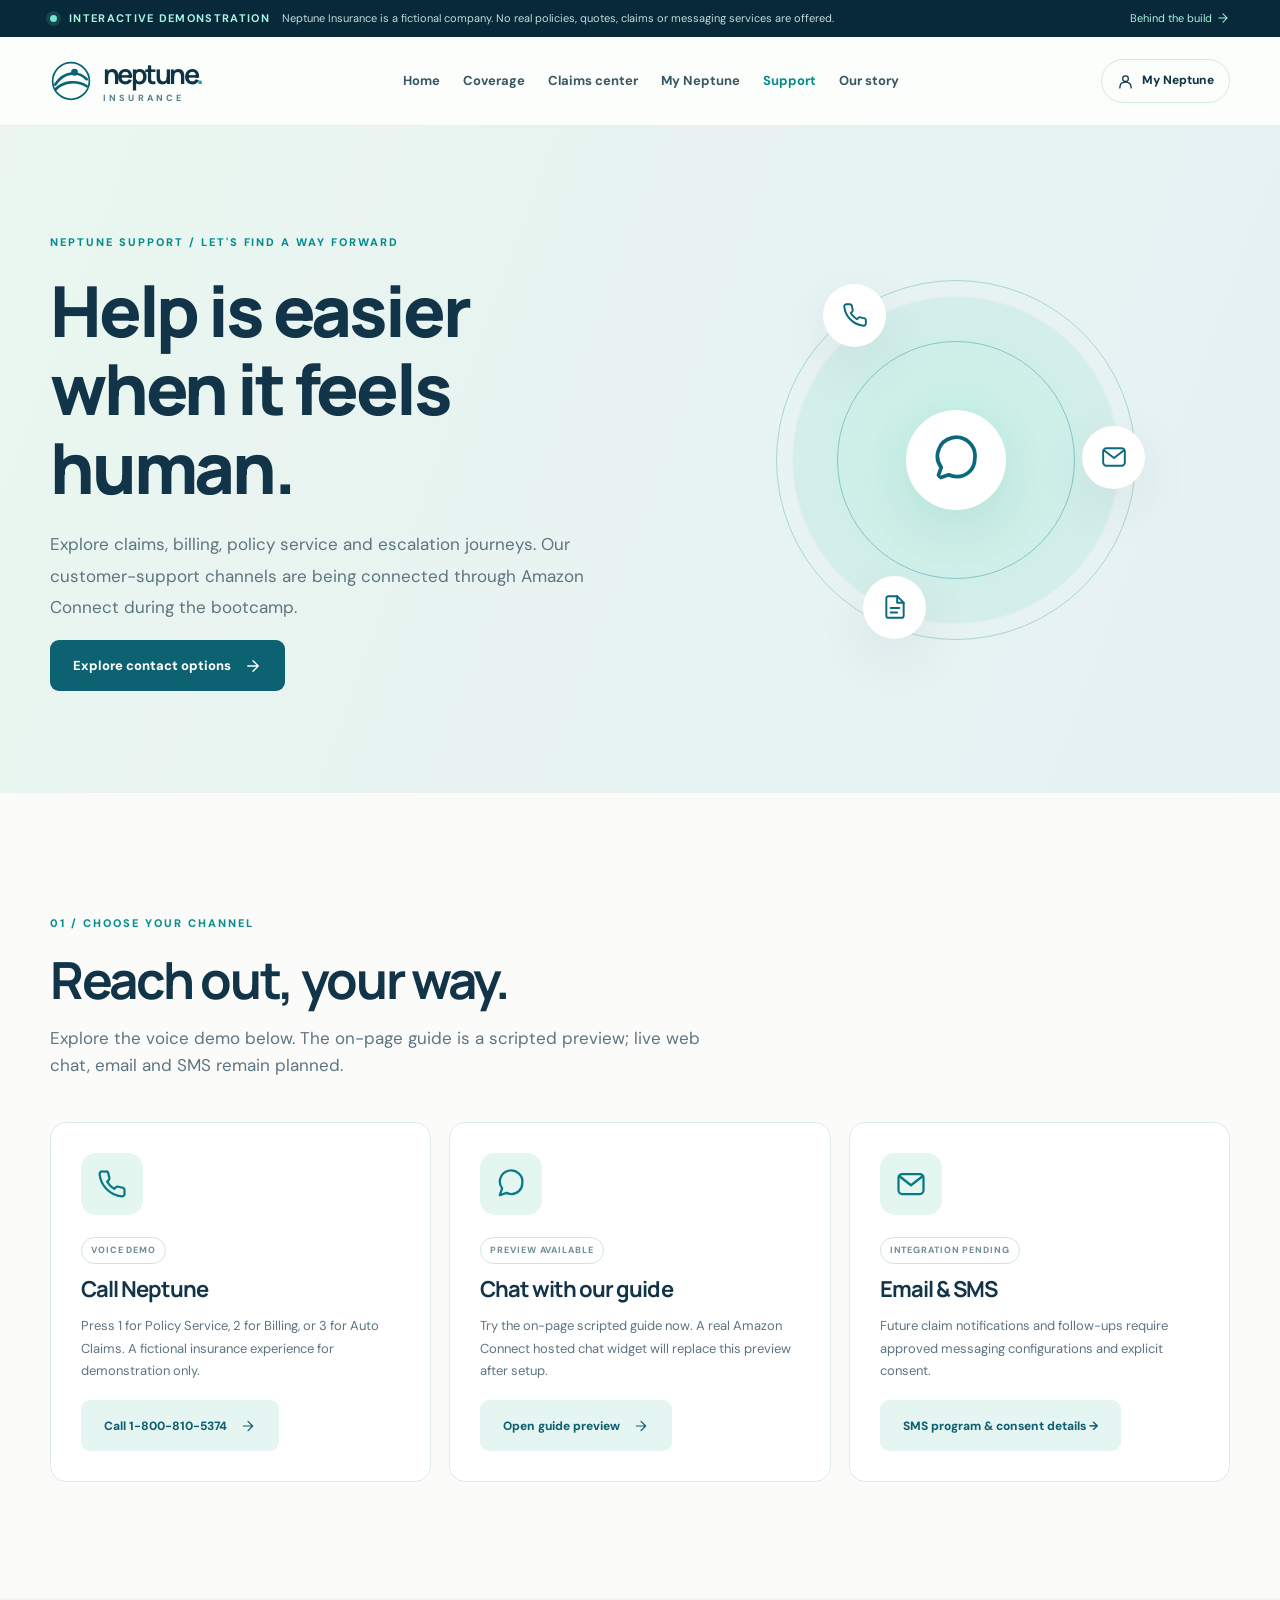
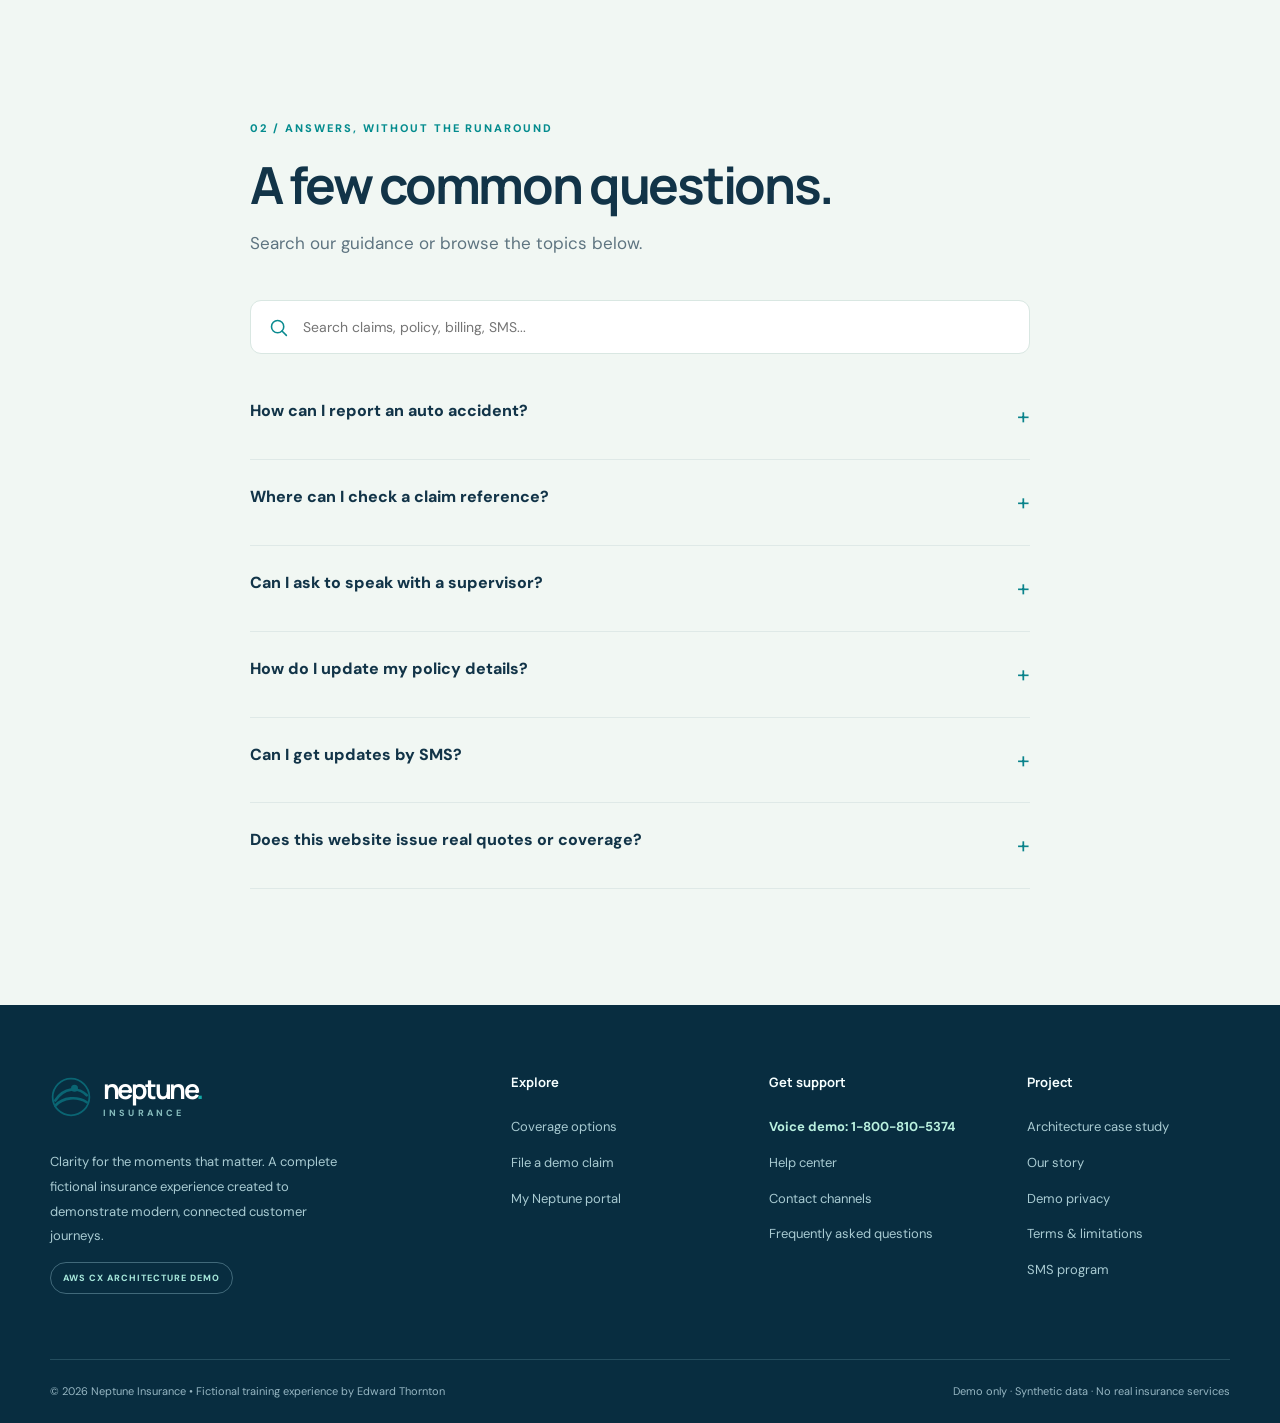
<file: neptune-insurance/support.html>
<!doctype html>
<html lang="en"><head><meta charset="utf-8"><meta name="viewport" content="width=device-width,initial-scale=1"><meta name="theme-color" content="#092a42"><meta name="description" content="Neptune Insurance is a fictional insurance customer experience demonstration powered by an AWS architecture project."><title>Support center | Neptune Insurance — Demo</title><link rel="icon" type="image/svg+xml" href="assets/neptune-mark.svg"><link rel="preconnect" href="https://fonts.googleapis.com"><link rel="preconnect" href="https://fonts.gstatic.com" crossorigin><link href="https://fonts.googleapis.com/css2?family=DM+Sans:wght@400;500;600;700;800&family=Manrope:wght@400;500;600;700;800&display=swap" rel="stylesheet"><link rel="stylesheet" href="assets/styles.css"><!-- NEPTUNE_SOCIAL_META_START -->
<meta property="og:type" content="website">
<meta property="og:site_name" content="Neptune Insurance — Interactive Demo">
<meta property="og:title" content="Support center | Neptune Insurance — Demo">
<meta property="og:description" content="Explore Neptune Insurance, a fictional AWS-hosted interactive insurance experience with simulated claims and policy journeys.">
<meta property="og:url" content="https://neptune.hireedwardthornton.click/support.html">
<meta property="og:image" content="https://neptune.hireedwardthornton.click/assets/neptune-share.png">
<meta property="og:image:secure_url" content="https://neptune.hireedwardthornton.click/assets/neptune-share.png">
<meta property="og:image:type" content="image/png">
<meta property="og:image:alt" content="Neptune Insurance AWS customer experience demonstration artwork">
<meta name="twitter:card" content="summary_large_image">
<meta name="twitter:title" content="Support center | Neptune Insurance — Demo">
<meta name="twitter:description" content="Explore Neptune Insurance, a fictional AWS-hosted interactive insurance experience with simulated claims and policy journeys.">
<meta name="twitter:image" content="https://neptune.hireedwardthornton.click/assets/neptune-share.png">
<link rel="canonical" href="https://neptune.hireedwardthornton.click/support.html">
<!-- NEPTUNE_SOCIAL_META_END --></head>
<body data-page="support"><a href="#main" class="skip">Skip to content</a><div class="demo-strip"><div class="container"><span class="strip-dot"></span><strong>INTERACTIVE DEMONSTRATION</strong><span>Neptune Insurance is a fictional company. No real policies, quotes, claims or messaging services are offered.</span><a href="https://hireedwardthornton.click/neptune-insurance.html">Behind the build <svg class="icon" width="14" height="14" viewBox="0 0 24 24" fill="none" stroke="currentColor" stroke-width="1.8" stroke-linecap="round" stroke-linejoin="round" aria-hidden="true"><path d="M5 12h14m-7-7 7 7-7 7"/></svg></a></div></div>
<header class="site-header"><div class="container head-inner"><a class="brand" href="index.html" aria-label="Neptune Insurance home"><svg class="brand-mark" viewBox="0 0 48 48" fill="none" aria-hidden="true"><circle cx="24" cy="24" r="21" stroke="currentColor" stroke-width="2"/><path d="M6 28c10-15 26-16 36-6M6 34c9-10 25-11 36-4" stroke="currentColor" stroke-width="3" stroke-linecap="round"/><circle cx="28" cy="14" r="4" fill="currentColor"/></svg><span><strong>neptune<span class="brand-period">.</span></strong><small>INSURANCE</small></span></a><nav class="desktop-nav" aria-label="Main navigation"><a href="index.html" class="" >Home</a><a href="coverage.html" class="" >Coverage</a><a href="claims.html" class="" >Claims center</a><a href="portal.html" class="" >My Neptune</a><a href="support.html" class="active" aria-current="page">Support</a><a href="about.html" class="" >Our story</a></nav><div class="head-actions"><a class="nav-account" href="portal.html"><svg class="icon" width="17" height="17" viewBox="0 0 24 24" fill="none" stroke="currentColor" stroke-width="1.8" stroke-linecap="round" stroke-linejoin="round" aria-hidden="true"><circle cx="12" cy="8" r="4"/><path d="M4 21c0-5 3-8 8-8s8 3 8 8"/></svg><span>My Neptune</span></a><button class="menu-toggle" type="button" aria-expanded="false" aria-controls="mobile-nav" aria-label="Open menu"><svg class="icon" width="24" height="24" viewBox="0 0 24 24" fill="none" stroke="currentColor" stroke-width="1.8" stroke-linecap="round" stroke-linejoin="round" aria-hidden="true"><path d="M4 7h16M4 12h16M4 17h16"/></svg></button></div></div><nav class="mobile-nav" id="mobile-nav" aria-label="Mobile navigation"><a href="index.html" class="" >Home</a><a href="coverage.html" class="" >Coverage</a><a href="claims.html" class="" >Claims center</a><a href="portal.html" class="" >My Neptune</a><a href="support.html" class="active" aria-current="page">Support</a><a href="about.html" class="" >Our story</a></nav></header>
<main id="main"><section class="page-hero support-hero"><div class="container two-col"><div><span class="eyebrow">NEPTUNE SUPPORT / LET'S FIND A WAY FORWARD</span><h1>Help is easier when it feels human.</h1><p>Explore claims, billing, policy service and escalation journeys. Our customer-support channels are being connected through Amazon Connect during the bootcamp.</p><a class="btn btn-primary" href="#contact">Explore contact options <svg class="icon" width="18" height="18" viewBox="0 0 24 24" fill="none" stroke="currentColor" stroke-width="1.8" stroke-linecap="round" stroke-linejoin="round" aria-hidden="true"><path d="M5 12h14m-7-7 7 7-7 7"/></svg></a></div><div class="support-orbit"><svg class="icon" width="62" height="62" viewBox="0 0 24 24" fill="none" stroke="currentColor" stroke-width="1.8" stroke-linecap="round" stroke-linejoin="round" aria-hidden="true"><path d="M21 11.5a8.5 8.5 0 0 1-8.5 8.5 9 9 0 0 1-4-.9L3 21l1.9-5.5a9 9 0 1 1 16.1-4Z"/></svg><span class="orb1"><svg class="icon" width="26" height="26" viewBox="0 0 24 24" fill="none" stroke="currentColor" stroke-width="1.8" stroke-linecap="round" stroke-linejoin="round" aria-hidden="true"><path d="M22 16.9v3a2 2 0 0 1-2.2 2A19.8 19.8 0 0 1 2.1 4.2 2 2 0 0 1 4.1 2h3a2 2 0 0 1 2 1.7c.13 1.08.38 2.12.74 3.1a2 2 0 0 1-.45 2.12L8.1 10.2a16 16 0 0 0 5.7 5.7l1.28-1.29a2 2 0 0 1 2.12-.44c.98.36 2.02.61 3.1.74a2 2 0 0 1 1.7 1.69Z"/></svg></span><span class="orb2"><svg class="icon" width="26" height="26" viewBox="0 0 24 24" fill="none" stroke="currentColor" stroke-width="1.8" stroke-linecap="round" stroke-linejoin="round" aria-hidden="true"><rect x="2" y="4" width="20" height="16" rx="3"/><path d="m3 6 9 7 9-7"/></svg></span><span class="orb3"><svg class="icon" width="26" height="26" viewBox="0 0 24 24" fill="none" stroke="currentColor" stroke-width="1.8" stroke-linecap="round" stroke-linejoin="round" aria-hidden="true"><path d="M14 2H6a2 2 0 0 0-2 2v16a2 2 0 0 0 2 2h12a2 2 0 0 0 2-2V8Z"/><path d="M14 2v6h6M8 13h8M8 17h6"/></svg></span></div></div></section><section class="section-pad" id="contact"><div class="container"><div class="section-heading"><span class="eyebrow">01 / CHOOSE YOUR CHANNEL</span><h2>Reach out, your way.</h2><p>Explore the voice demo below. The on-page guide is a scripted preview; live web chat, email and SMS remain planned.</p></div><div class="support-cards"><article class="support-card"><span class="support-card-icon"><svg class="icon" width="30" height="30" viewBox="0 0 24 24" fill="none" stroke="currentColor" stroke-width="1.8" stroke-linecap="round" stroke-linejoin="round" aria-hidden="true"><path d="M22 16.9v3a2 2 0 0 1-2.2 2A19.8 19.8 0 0 1 2.1 4.2 2 2 0 0 1 4.1 2h3a2 2 0 0 1 2 1.7c.13 1.08.38 2.12.74 3.1a2 2 0 0 1-.45 2.12L8.1 10.2a16 16 0 0 0 5.7 5.7l1.28-1.29a2 2 0 0 1 2.12-.44c.98.36 2.02.61 3.1.74a2 2 0 0 1 1.7 1.69Z"/></svg></span><div class="tag-pending">VOICE DEMO</div><h3>Call Neptune</h3><p>Press 1 for Policy Service, 2 for Billing, or 3 for Auto Claims. A fictional insurance experience for demonstration only.</p><a class="btn btn-subtle" href="tel:+18008105374">Call 1-800-810-5374 <svg class="icon" width="16" height="16" viewBox="0 0 24 24" fill="none" stroke="currentColor" stroke-width="1.8" stroke-linecap="round" stroke-linejoin="round" aria-hidden="true"><path d="M5 12h14m-7-7 7 7-7 7"/></svg></a></article><article class="support-card"><span class="support-card-icon"><svg class="icon" width="30" height="30" viewBox="0 0 24 24" fill="none" stroke="currentColor" stroke-width="1.8" stroke-linecap="round" stroke-linejoin="round" aria-hidden="true"><path d="M21 11.5a8.5 8.5 0 0 1-8.5 8.5 9 9 0 0 1-4-.9L3 21l1.9-5.5a9 9 0 1 1 16.1-4Z"/></svg></span><div class="tag-pending">PREVIEW AVAILABLE</div><h3>Chat with our guide</h3><p>Try the on-page scripted guide now. A real Amazon Connect hosted chat widget will replace this preview after setup.</p><button type="button" class="btn btn-subtle" id="open-chat">Open guide preview <svg class="icon" width="16" height="16" viewBox="0 0 24 24" fill="none" stroke="currentColor" stroke-width="1.8" stroke-linecap="round" stroke-linejoin="round" aria-hidden="true"><path d="M5 12h14m-7-7 7 7-7 7"/></svg></button></article><article class="support-card"><span class="support-card-icon"><svg class="icon" width="30" height="30" viewBox="0 0 24 24" fill="none" stroke="currentColor" stroke-width="1.8" stroke-linecap="round" stroke-linejoin="round" aria-hidden="true"><rect x="2" y="4" width="20" height="16" rx="3"/><path d="m3 6 9 7 9-7"/></svg></span><div class="tag-pending">INTEGRATION PENDING</div><h3>Email &amp; SMS</h3><p>Future claim notifications and follow-ups require approved messaging configurations and explicit consent.</p><a class="btn btn-subtle" href="sms.html">SMS program &amp; consent details →</a></article></div></div></section><section class="section-pad alt" id="faq"><div class="container narrow"><div class="section-heading"><span class="eyebrow">02 / ANSWERS, WITHOUT THE RUNAROUND</span><h2>A few common questions.</h2><p>Search our guidance or browse the topics below.</p></div><label class="search-field"><svg class="icon" width="21" height="21" viewBox="0 0 24 24" fill="none" stroke="currentColor" stroke-width="1.8" stroke-linecap="round" stroke-linejoin="round" aria-hidden="true"><circle cx="11" cy="11" r="7"/><path d="m16 16 5 5"/></svg><input type="search" id="faq-search" placeholder="Search claims, policy, billing, SMS..." aria-label="Search frequently asked questions"></label><div class="faq-list"><details data-faq><summary>How can I report an auto accident? <span>+</span></summary><p>Use our <a href="claims.html">guided demo claim form</a> to practice first notice of loss. We don't accept real accidents or sensitive personal details through this prototype.</p></details><details data-faq><summary>Where can I check a claim reference? <span>+</span></summary><p>Open <a href="portal.html#claims">My Neptune</a>. Claims created in this demo are stored in this browser and displayed with fictional status information.</p></details><details data-faq><summary>Can I ask to speak with a supervisor? <span>+</span></summary><p>Escalation to a supervisor is part of the target Amazon Connect routing architecture. It is not enabled on this static prototype.</p></details><details data-faq><summary>How do I update my policy details? <span>+</span></summary><p>The portal shows sample policy data. Real policy changes would need identity verification and authorized backend insurance systems.</p></details><details data-faq><summary>Can I get updates by SMS? <span>+</span></summary><p>SMS is planned, not active. In the target experience, customers opt in by voice with clear disclosures, and their consent must be captured before permitted texts are sent. A new toll-free number has not yet been assigned.</p></details><details data-faq><summary>Does this website issue real quotes or coverage? <span>+</span></summary><p>No. Neptune Insurance is a fictional brand for a cloud architecture learning project. Nothing on this site sells coverage, binds insurance, or gives an actual premium.</p></details></div><p id="faq-empty" hidden>No answers matched that search. Try another term or explore the support options above.</p></div></section><div class="chat-shell" id="chat-shell" hidden role="dialog" aria-modal="true" aria-labelledby="chat-title"><div class="chat-pane"><div class="chat-top"><div><small>INTERACTIVE GUIDE PREVIEW</small><h3 id="chat-title">Neptune Guide <span class="chat-status"></span></h3></div><button type="button" id="chat-close" aria-label="Close guide"><svg class="icon" width="20" height="20" viewBox="0 0 24 24" fill="none" stroke="currentColor" stroke-width="1.8" stroke-linecap="round" stroke-linejoin="round" aria-hidden="true"><path d="M5 5l14 14M19 5 5 19"/></svg></button></div><div class="chat-messages" id="chat-messages" aria-live="polite"><div class="msg bot">Hi! I'm a scripted demo guide, not a live insurance representative. What can I help you explore?</div><div class="chat-options"><button data-chat-topic="claims">Filing a claim</button><button data-chat-topic="billing">Billing question</button><button data-chat-topic="policy">Policy services</button><button data-chat-topic="agent">Talk to an agent</button></div></div><div class="chat-bottom">Preview only · No messages leave your browser</div></div></div>
</main>
<footer class="footer"><div class="container"><div class="footer-top"><div class="foot-brand"><a class="brand brand-light" href="index.html"><svg class="brand-mark" viewBox="0 0 48 48" fill="none" aria-hidden="true"><circle cx="24" cy="24" r="21" stroke="currentColor" stroke-width="2"/><path d="M6 28c10-15 26-16 36-6M6 34c9-10 25-11 36-4" stroke="currentColor" stroke-width="3" stroke-linecap="round"/><circle cx="28" cy="14" r="4" fill="currentColor"/></svg><span><strong>neptune<span class="brand-period">.</span></strong><small>INSURANCE</small></span></a><p>Clarity for the moments that matter. A complete fictional insurance experience created to demonstrate modern, connected customer journeys.</p><span class="foot-chip">AWS CX ARCHITECTURE DEMO</span></div><div class="foot-col"><h4>Explore</h4><a href="coverage.html">Coverage options</a><a href="claims.html">File a demo claim</a><a href="portal.html">My Neptune portal</a></div><div class="foot-col"><h4>Get support</h4><a href="tel:+18008105374">Voice demo: 1-800-810-5374</a><a href="support.html">Help center</a><a href="support.html#contact">Contact channels</a><a href="support.html#faq">Frequently asked questions</a></div><div class="foot-col"><h4>Project</h4><a href="https://hireedwardthornton.click/neptune-insurance.html">Architecture case study</a><a href="about.html">Our story</a><a href="privacy.html">Demo privacy</a><a href="terms.html">Terms & limitations</a><a href="sms.html">SMS program</a></div></div><div class="foot-bottom"><span>© 2026 Neptune Insurance • Fictional training experience by Edward Thornton</span><span>Demo only · Synthetic data · No real insurance services</span></div></div></footer>
<div class="toast" role="status" aria-live="polite"></div><script defer src="assets/site.js"></script></body></html>
</file>
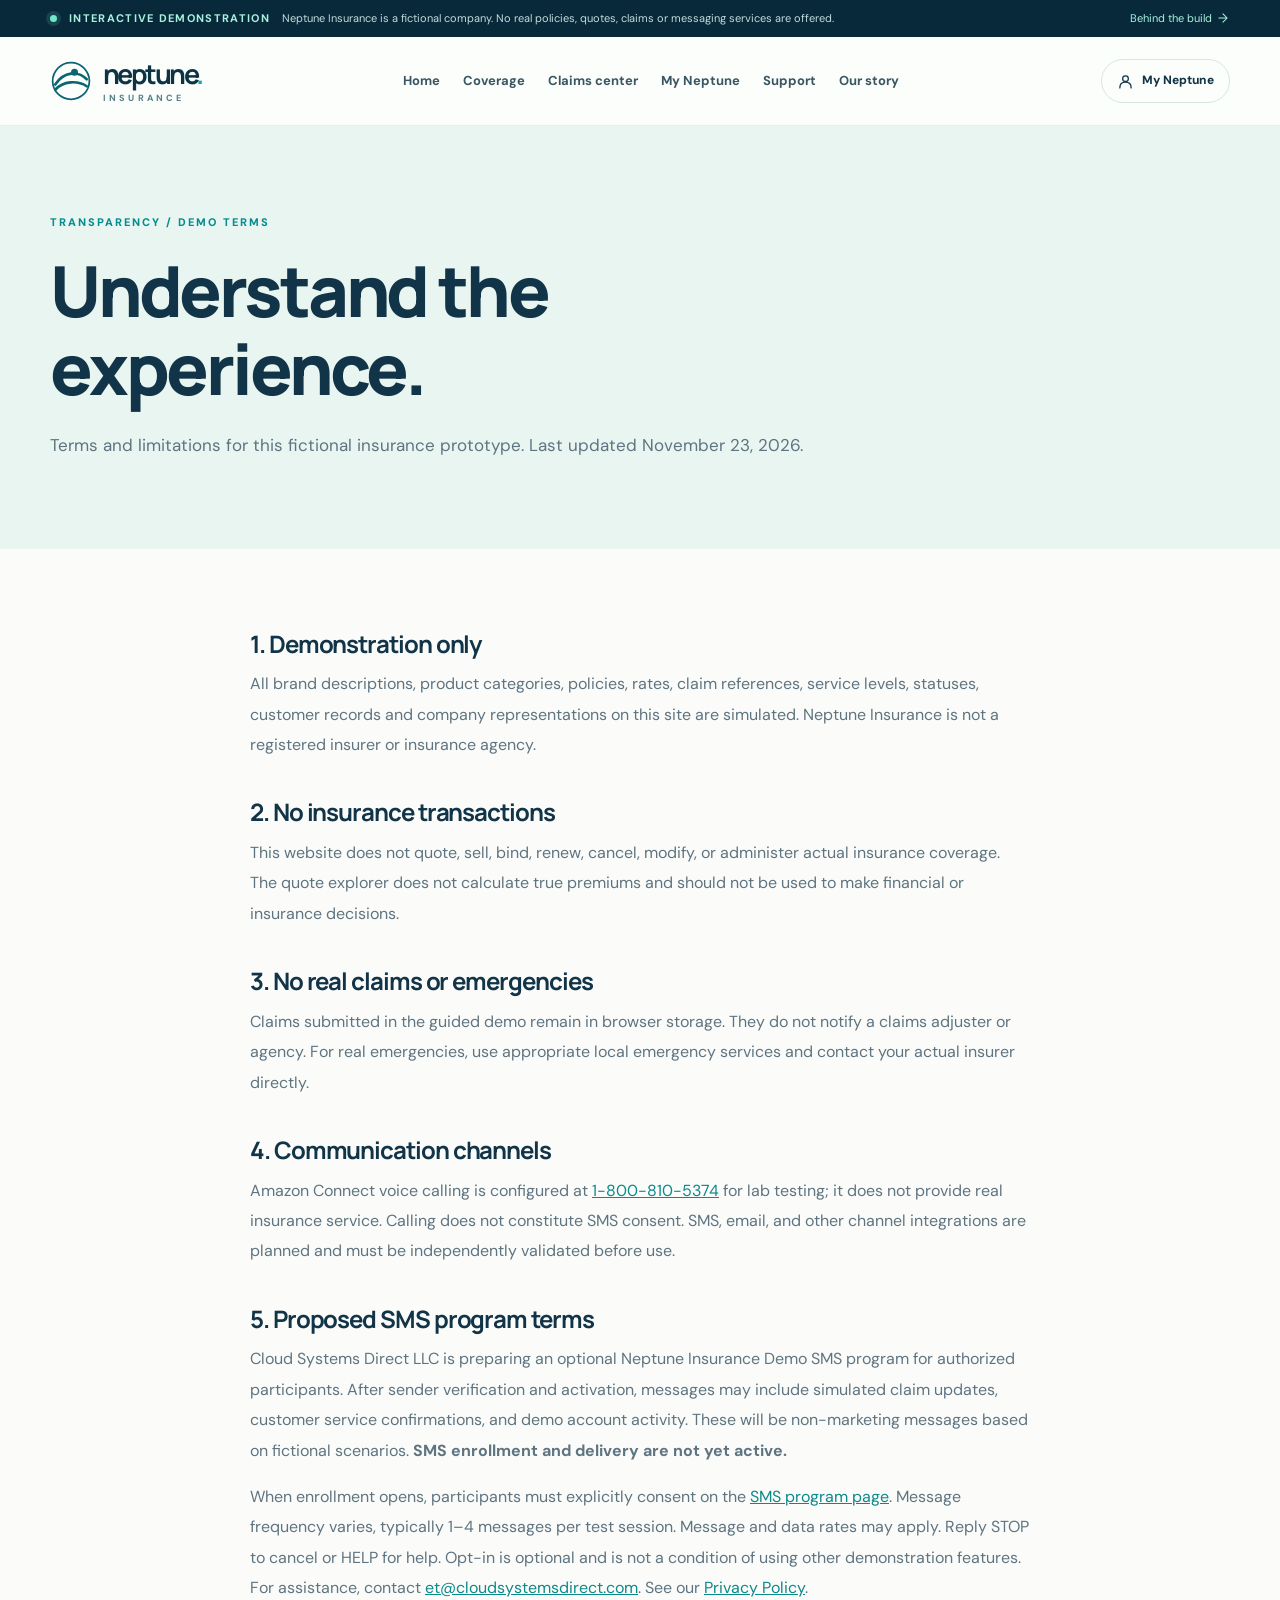
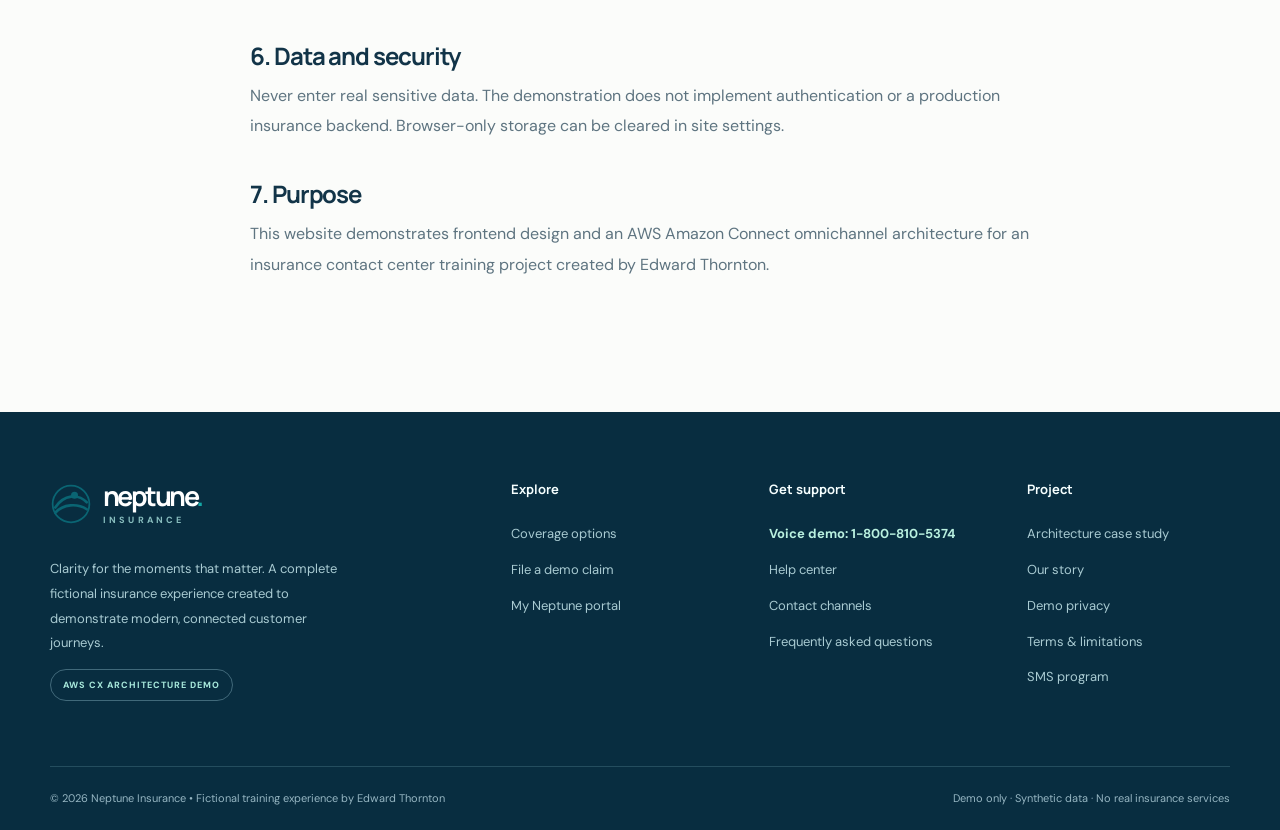
<file: neptune-insurance/terms.html>
<!doctype html>
<html lang="en"><head><meta charset="utf-8"><meta name="viewport" content="width=device-width,initial-scale=1"><meta name="theme-color" content="#092a42"><meta name="description" content="Neptune Insurance is a fictional insurance customer experience demonstration powered by an AWS architecture project."><title>Demo terms and limitations | Neptune Insurance — Demo</title><link rel="icon" type="image/svg+xml" href="assets/neptune-mark.svg"><link rel="preconnect" href="https://fonts.googleapis.com"><link rel="preconnect" href="https://fonts.gstatic.com" crossorigin><link href="https://fonts.googleapis.com/css2?family=DM+Sans:wght@400;500;600;700;800&family=Manrope:wght@400;500;600;700;800&display=swap" rel="stylesheet"><link rel="stylesheet" href="assets/styles.css"><!-- NEPTUNE_SOCIAL_META_START -->
<meta property="og:type" content="website">
<meta property="og:site_name" content="Neptune Insurance — Interactive Demo">
<meta property="og:title" content="Demo terms and limitations | Neptune Insurance — Demo">
<meta property="og:description" content="Explore Neptune Insurance, a fictional AWS-hosted interactive insurance experience with simulated claims and policy journeys.">
<meta property="og:url" content="https://neptune.hireedwardthornton.click/terms.html">
<meta property="og:image" content="https://neptune.hireedwardthornton.click/assets/neptune-customer-hero-social-2026.jpg">
<meta property="og:image:secure_url" content="https://neptune.hireedwardthornton.click/assets/neptune-customer-hero-social-2026.jpg">
<meta property="og:image:type" content="image/jpeg">
<meta property="og:image:alt" content="Neptune Insurance coastal home and car illustration with More life. Less worry. headline">
<meta name="twitter:card" content="summary_large_image">
<meta name="twitter:title" content="Demo terms and limitations | Neptune Insurance — Demo">
<meta name="twitter:description" content="Explore Neptune Insurance, a fictional AWS-hosted interactive insurance experience with simulated claims and policy journeys.">
<meta name="twitter:image" content="https://neptune.hireedwardthornton.click/assets/neptune-customer-hero-social-2026.jpg">
<link rel="canonical" href="https://neptune.hireedwardthornton.click/terms.html">
<!-- NEPTUNE_SOCIAL_META_END --></head>
<body data-page="none"><a href="#main" class="skip">Skip to content</a><div class="demo-strip"><div class="container"><span class="strip-dot"></span><strong>INTERACTIVE DEMONSTRATION</strong><span>Neptune Insurance is a fictional company. No real policies, quotes, claims or messaging services are offered.</span><a href="https://hireedwardthornton.click/neptune-insurance.html">Behind the build <svg class="icon" width="14" height="14" viewBox="0 0 24 24" fill="none" stroke="currentColor" stroke-width="1.8" stroke-linecap="round" stroke-linejoin="round" aria-hidden="true"><path d="M5 12h14m-7-7 7 7-7 7"/></svg></a></div></div>
<header class="site-header"><div class="container head-inner"><a class="brand" href="index.html" aria-label="Neptune Insurance home"><svg class="brand-mark" viewBox="0 0 48 48" fill="none" aria-hidden="true"><circle cx="24" cy="24" r="21" stroke="currentColor" stroke-width="2"/><path d="M6 28c10-15 26-16 36-6M6 34c9-10 25-11 36-4" stroke="currentColor" stroke-width="3" stroke-linecap="round"/><circle cx="28" cy="14" r="4" fill="currentColor"/></svg><span><strong>neptune<span class="brand-period">.</span></strong><small>INSURANCE</small></span></a><nav class="desktop-nav" aria-label="Main navigation"><a href="index.html" class="" >Home</a><a href="coverage.html" class="" >Coverage</a><a href="claims.html" class="" >Claims center</a><a href="portal.html" class="" >My Neptune</a><a href="support.html" class="" >Support</a><a href="about.html" class="" >Our story</a></nav><div class="head-actions"><a class="nav-account" href="portal.html"><svg class="icon" width="17" height="17" viewBox="0 0 24 24" fill="none" stroke="currentColor" stroke-width="1.8" stroke-linecap="round" stroke-linejoin="round" aria-hidden="true"><circle cx="12" cy="8" r="4"/><path d="M4 21c0-5 3-8 8-8s8 3 8 8"/></svg><span>My Neptune</span></a><button class="menu-toggle" type="button" aria-expanded="false" aria-controls="mobile-nav" aria-label="Open menu"><svg class="icon" width="24" height="24" viewBox="0 0 24 24" fill="none" stroke="currentColor" stroke-width="1.8" stroke-linecap="round" stroke-linejoin="round" aria-hidden="true"><path d="M4 7h16M4 12h16M4 17h16"/></svg></button></div></div><nav class="mobile-nav" id="mobile-nav" aria-label="Mobile navigation"><a href="index.html" class="" >Home</a><a href="coverage.html" class="" >Coverage</a><a href="claims.html" class="" >Claims center</a><a href="portal.html" class="" >My Neptune</a><a href="support.html" class="" >Support</a><a href="about.html" class="" >Our story</a></nav></header>
<main id="main"><section class="page-hero compact"><div class="container narrow"><span class="eyebrow">TRANSPARENCY / DEMO TERMS</span><h1>Understand the experience.</h1><p>Terms and limitations for this fictional insurance prototype. Last updated November 23, 2026.</p></div></section><section class="section-pad top-tight"><div class="container narrow legal"><h2>1. Demonstration only</h2><p>All brand descriptions, product categories, policies, rates, claim references, service levels, statuses, customer records and company representations on this site are simulated. Neptune Insurance is not a registered insurer or insurance agency.</p><h2>2. No insurance transactions</h2><p>This website does not quote, sell, bind, renew, cancel, modify, or administer actual insurance coverage. The quote explorer does not calculate true premiums and should not be used to make financial or insurance decisions.</p><h2>3. No real claims or emergencies</h2><p>Claims submitted in the guided demo remain in browser storage. They do not notify a claims adjuster or agency. For real emergencies, use appropriate local emergency services and contact your actual insurer directly.</p><h2>4. Communication channels</h2><p>Amazon Connect voice calling is configured at <a href="tel:+18008105374">1-800-810-5374</a> for lab testing; it does not provide real insurance service. Calling does not constitute SMS consent. SMS, email, and other channel integrations are planned and must be independently validated before use.</p>
<h2>5. Proposed SMS program terms</h2><p>Cloud Systems Direct LLC is preparing an optional Neptune Insurance Demo SMS program for authorized participants. After sender verification and activation, messages may include simulated claim updates, customer service confirmations, and demo account activity. These will be non-marketing messages based on fictional scenarios. <strong>SMS enrollment and delivery are not yet active.</strong></p>
<p>When enrollment opens, participants must explicitly consent on the <a href="sms.html">SMS program page</a>. Message frequency varies, typically 1–4 messages per test session. Message and data rates may apply. Reply STOP to cancel or HELP for help. Opt-in is optional and is not a condition of using other demonstration features. For assistance, contact <a href="mailto:et@cloudsystemsdirect.com">et@cloudsystemsdirect.com</a>. See our <a href="privacy.html">Privacy Policy</a>.</p>
<h2>6. Data and security</h2><p>Never enter real sensitive data. The demonstration does not implement authentication or a production insurance backend. Browser-only storage can be cleared in site settings.</p><h2>7. Purpose</h2><p>This website demonstrates frontend design and an AWS Amazon Connect omnichannel architecture for an insurance contact center training project created by Edward Thornton.</p></div></section>
</main>
<footer class="footer"><div class="container"><div class="footer-top"><div class="foot-brand"><a class="brand brand-light" href="index.html"><svg class="brand-mark" viewBox="0 0 48 48" fill="none" aria-hidden="true"><circle cx="24" cy="24" r="21" stroke="currentColor" stroke-width="2"/><path d="M6 28c10-15 26-16 36-6M6 34c9-10 25-11 36-4" stroke="currentColor" stroke-width="3" stroke-linecap="round"/><circle cx="28" cy="14" r="4" fill="currentColor"/></svg><span><strong>neptune<span class="brand-period">.</span></strong><small>INSURANCE</small></span></a><p>Clarity for the moments that matter. A complete fictional insurance experience created to demonstrate modern, connected customer journeys.</p><span class="foot-chip">AWS CX ARCHITECTURE DEMO</span></div><div class="foot-col"><h4>Explore</h4><a href="coverage.html">Coverage options</a><a href="claims.html">File a demo claim</a><a href="portal.html">My Neptune portal</a></div><div class="foot-col"><h4>Get support</h4><a href="tel:+18008105374">Voice demo: 1-800-810-5374</a><a href="support.html">Help center</a><a href="support.html#contact">Contact channels</a><a href="support.html#faq">Frequently asked questions</a></div><div class="foot-col"><h4>Project</h4><a href="https://hireedwardthornton.click/neptune-insurance.html">Architecture case study</a><a href="about.html">Our story</a><a href="privacy.html">Demo privacy</a><a href="terms.html">Terms & limitations</a><a href="sms.html">SMS program</a></div></div><div class="foot-bottom"><span>© 2026 Neptune Insurance • Fictional training experience by Edward Thornton</span><span>Demo only · Synthetic data · No real insurance services</span></div></div></footer>
<div class="toast" role="status" aria-live="polite"></div><script defer src="assets/site.js"></script></body></html>
</file>
<file: neptune-insurance/assets/styles.css>
:root{--navy:#082b3f;--navy2:#0c3e51;--teal:#087f88;--mint:#7ae0c5;--sky:#c5ecf0;--ink:#123448;--muted:#5e7480;--cream:#f7f8f5;--line:#dfebe8;--white:#fff;--shadow:0 18px 56px rgba(7,49,66,.075);font-family:'DM Sans',sans-serif}*{box-sizing:border-box}html{scroll-behavior:smooth}body{margin:0;color:var(--ink);background:#fbfcfa;font-size:16px;line-height:1.6;-webkit-font-smoothing:antialiased}h1,h2,h3,h4,p{margin-top:0}h1,h2,h3,h4{font-family:'Manrope',sans-serif;line-height:1.15;letter-spacing:-.045em}h1{font-size:clamp(3.2rem,6.5vw,6.6rem);font-weight:800}h2{font-size:clamp(2.2rem,4vw,3.55rem)}h3{font-size:1.4rem}p{color:var(--muted)}a{color:inherit;text-decoration:none}button,input,select{font:inherit}button{cursor:pointer}input,select{max-width:100%}img,svg{max-width:100%}svg{flex:none}.icon{vertical-align:middle}.container{width:min(1180px,calc(100% - 72px));margin:0 auto}.narrow{max-width:780px}.skip{position:absolute;top:-100px;left:12px;padding:10px;background:white;z-index:1000}.skip:focus{top:6px}.demo-strip{background:#08293a;color:#d6f0ed;font-size:11px;line-height:1.4}.demo-strip .container{display:flex;align-items:center;gap:12px;min-height:37px}.demo-strip strong{color:#a9f2df;letter-spacing:.12em;white-space:nowrap}.demo-strip span:not(.strip-dot){flex:1;opacity:.9}.demo-strip a{white-space:nowrap;display:flex;align-items:center;gap:4px;color:#a9f2df}.strip-dot,.mint-dot{width:7px;height:7px;border-radius:50%;background:#72e7cb;box-shadow:0 0 0 4px #72e7cb22;display:inline-block;flex:none}.site-header{position:sticky;top:0;z-index:90;background:rgba(252,254,251,.97);backdrop-filter:blur(18px);border-bottom:1px solid rgba(20,75,80,.08)}.head-inner{min-height:88px;display:flex;align-items:center;justify-content:space-between;gap:25px}.brand{display:inline-flex;align-items:center;gap:11px;color:#0a6573;line-height:1}.brand-mark{width:42px;height:42px}.brand strong{display:block;color:#0d3445;font-family:Manrope;font-size:27px;letter-spacing:-.095em;line-height:1}.brand-period{color:#14a7a5}.brand small{font-size:9px;letter-spacing:.35em;color:#56818b;font-weight:800;margin-top:7px;display:block}.desktop-nav{display:flex;gap:23px;align-items:center}.desktop-nav a{font-size:13px;color:#395662;font-weight:700;white-space:nowrap;transition:color .15s}.desktop-nav a:hover,.desktop-nav a.active{color:#078a89}.head-actions{display:flex;align-items:center;gap:8px}.nav-account{display:flex;align-items:center;gap:8px;border:1px solid #d3e7e3;border-radius:100px;padding:11px 15px;font-size:12px;font-weight:800;white-space:nowrap}.nav-account:hover{background:#e8faf6}.menu-toggle{display:none;align-items:center;justify-content:center;border:1px solid var(--line);background:#fff;padding:9px;border-radius:12px}.mobile-nav{display:none}.eyebrow{display:inline-block;color:#048c8e;font-size:11px;font-weight:800;letter-spacing:.18em;text-transform:uppercase}.with-line{display:flex;align-items:center;gap:11px}.hero{overflow:hidden;background:linear-gradient(132deg,#fbfcf9 0%,#f2f9f6 47%,#e2f3ee 100%)}.hero-grid{display:grid;grid-template-columns:.94fr 1.06fr;align-items:center;gap:25px;min-height:670px;padding-top:45px}.hero-copy{z-index:3;padding:30px 0 72px}.hero h1{font-size:clamp(4.4rem,7.4vw,7.7rem);color:#0a3044;line-height:1.035;letter-spacing:-.075em;margin:33px 0 27px}.hero h1 em{font-style:normal;color:#0c9c98}.hero-lead{max-width:480px;font-size:19px;line-height:1.8;color:#466775}.hero-actions{display:flex;flex-wrap:wrap;gap:12px;margin:31px 0}.btn{min-height:51px;padding:0 22px;display:inline-flex;align-items:center;justify-content:center;gap:13px;border-radius:9px;font-size:13px;font-weight:800;line-height:1.2;border:1px solid transparent;transition:transform .18s,box-shadow .18s,background .18s;text-align:center}.btn:hover{transform:translateY(-2px);box-shadow:0 10px 25px #134d5930}.btn-primary{background:#0c6270;color:white}.btn-primary:hover{background:#074f60}.btn-outline{border-color:#bfdbd5;color:#164556;background:#ffffff8a}.btn-dark{background:#0b3e53;color:white}.btn-white{background:#fff;color:#0a4558}.btn-subtle{background:#e5f5f2;color:#0e6071}.btn.full{width:100%}.hero-proof{display:flex;gap:28px;flex-wrap:wrap;color:#567783;font-size:12px;font-weight:700}.hero-proof span{display:flex;align-items:center;gap:8px}.hero-proof svg{color:#0c9995}.hero-art{height:605px;position:relative;align-self:end;isolation:isolate}.hero-sun{position:absolute;width:490px;height:490px;background:linear-gradient(145deg,#d3f5ed,#91e3d6);border-radius:50%;right:10px;top:39px;box-shadow:0 0 90px #5ebdae35}.hero-glow{position:absolute;inset:0;background:radial-gradient(ellipse at 60% 90%,#b8f4e9a6,transparent 48%)}.landscape{position:absolute;width:110%;max-width:none;right:-8%;bottom:-9px;filter:drop-shadow(0 24px 24px #053f4e16)}.floating-card{position:absolute;background:white;border:1px solid #e2efeb;box-shadow:0 30px 55px #19485725;z-index:3;border-radius:17px;padding:18px}.float-policy{top:40px;right:0;width:200px}.small-label{display:block;color:#5a858e;font-size:9px;letter-spacing:.14em;font-weight:800;margin-bottom:16px}.float-policy strong{display:block;font-family:Manrope;font-size:17px;letter-spacing:-.05em;line-height:1.3}.floating-icon{width:42px;height:42px;display:grid;place-items:center;border-radius:11px;background:#e2f8f2;color:#0a8d8f;margin-bottom:14px}.tiny-progress{margin-top:16px;background:#dfe9e6;height:5px;border-radius:5px}.tiny-progress i{display:block;height:100%;width:72%;background:#15afa1;border-radius:5px}.float-tag{position:absolute;bottom:72px;left:-28px;z-index:3;background:white;box-shadow:0 18px 40px #083d5029;border:1px solid #dbeae6;border-radius:100px;padding:12px 17px;font-size:12px;color:#154d59;font-weight:800;display:flex;align-items:center;gap:9px}.float-tag svg{color:#0ba9a1}.hero-bottom{border-top:1px solid #bcdad5;display:flex;align-items:center;justify-content:space-between;gap:20px;height:62px;color:#59848a;letter-spacing:.13em;font-size:10px;font-weight:800}.hero-bottom b{padding:0 7px;color:#3b9c9d}.section-pad{padding:116px 0}.section-pad.top-tight{padding-top:43px}.section-heading{max-width:710px;margin-bottom:43px}.section-heading h2{margin:15px 0 16px}.section-heading p{font-size:17px;max-width:670px}.coverage-grid{display:grid;grid-template-columns:repeat(3,1fr);gap:19px}.coverage-tile{position:relative;overflow:hidden;min-height:395px;padding:30px;border:1px solid #e2eee9;border-radius:18px;background:#f2f8f6;display:flex;align-items:flex-start;flex-direction:column;transition:transform .2s,box-shadow .2s}.coverage-tile:nth-child(2){background:#e8f4f8}.coverage-tile:nth-child(3){background:#f1f0f8}.coverage-tile:hover{transform:translateY(-5px);box-shadow:var(--shadow)}.tile-icon{color:#0c707d;position:relative;z-index:2}.tile-num{position:absolute;top:31px;right:29px;font-size:12px;color:#789ca4;font-weight:700}.coverage-tile h3{margin:35px 0 12px;font-size:24px;z-index:2}.coverage-tile p{max-width:245px;line-height:1.75;font-size:14px;z-index:2}.tile-link{display:flex;align-items:center;gap:8px;margin-top:9px;color:#0a6774;font-size:13px;font-weight:800;z-index:2}.tile-art{position:absolute;bottom:-55px;right:-45px;width:220px;height:170px;opacity:.24;background:linear-gradient(125deg,#91dfd4,#3fb4af);border-radius:120px 10px 0 0}.art-road{background:#0b8492;width:130px;height:20px;transform:rotate(-17deg);position:absolute;bottom:44px;right:20px}.art-car{font-size:120px;position:absolute;top:-40px;right:35px}.home-art{background:linear-gradient(125deg,#c7e6f4,#5895b9)}.art-house{font-size:240px;position:absolute;right:12px;bottom:-53px;line-height:1}.renters-art{background:linear-gradient(135deg,#a2d8cf,#6b80be)}.art-circle{border:30px solid #5b8caa;width:180px;height:180px;border-radius:50%;position:absolute;left:20px;bottom:-40px}.feature-band{background:#e6f3ed;padding:100px 0}.feature-grid,.two-col{display:grid;grid-template-columns:1fr 1fr;gap:85px;align-items:center}.feature-art{position:relative;height:450px;background:#0d5262;border-radius:20px;overflow:hidden;color:white}.feature-art:before{content:'';position:absolute;inset:0;background:radial-gradient(circle at 63% 46%,#4cbaaa99,transparent 50%),radial-gradient(circle at 0 0,#286783,transparent 50%)}.image-stamp{position:absolute;top:27px;left:27px;font-size:10px;font-weight:800;letter-spacing:.18em;color:#b4ebe2}.feature-circle{width:300px;height:300px;border-radius:50%;border:1px solid #ffffff55;position:absolute;top:74px;left:calc(50% - 150px)}.feature-circle:before,.feature-circle:after{content:'';border:1px solid #ffffff40;border-radius:50%;position:absolute;inset:35px}.feature-circle:after{inset:74px}.feature-orbit{height:100%;position:relative}.orbit-core{position:absolute;top:calc(50% - 36px);left:calc(50% - 36px);width:72px;height:72px;border-radius:50%;background:#d2f9eb;color:#0f7180;display:grid;place-items:center;z-index:1}.orbit-icon{display:grid;place-items:center;width:56px;height:56px;background:#fff;border-radius:50%;color:#126879;position:absolute;box-shadow:0 12px 26px #002f4138}.oi-1{top:14px;left:31px}.oi-2{right:-13px;top:92px}.oi-3{bottom:7px;left:68px}.oi-4{left:-14px;top:165px}.feature-note{position:absolute;bottom:23px;left:25px;right:25px;display:flex;justify-content:space-between;font-size:10px;font-weight:800;letter-spacing:.16em;color:#d9f8f0}.feature-copy h2{max-width:500px;margin:17px 0 20px}.feature-copy p{line-height:1.85}.feature-points{margin:25px 0 34px;display:grid;gap:13px;color:#2e5e65;font-size:14px;font-weight:700}.feature-points div{display:flex;align-items:center;gap:10px}.feature-points svg{color:#0a9596}.steps-grid{display:grid;grid-template-columns:repeat(3,1fr);gap:24px;margin-top:60px}.step{position:relative}.step-num{display:grid;place-items:center;width:50px;height:50px;border-radius:50%;border:1px solid #bfded7;background:#ebf8f2;color:#0b7e82;font-family:Manrope;font-weight:800}.step-line{height:1px;background:#d5e5e2;width:calc(100% - 73px);position:absolute;top:24px;left:73px}.step h3{font-size:20px;margin:23px 0 10px}.step p{font-size:14px;max-width:275px}.text-action{display:inline-flex;align-items:center;gap:11px;color:#0a7580;font-weight:800;font-size:14px;margin-top:26px}.text-action:hover{gap:17px}.portal-promo{display:grid;grid-template-columns:1fr .9fr;align-items:center;gap:45px;background:#0a364c;border-radius:24px;padding:65px 72px;color:white;overflow:hidden;position:relative}.portal-promo:before{content:'';position:absolute;inset:0;background:radial-gradient(circle at 75% 40%,#277c8590,transparent 45%)}.portal-promo>div{position:relative}.portal-promo .eyebrow{color:#8eebd7}.portal-promo h2{margin:18px 0 20px;max-width:450px}.portal-promo p{color:#c0d6d9;max-width:480px}.portal-promo-card{background:#fff;color:#153d4a;border-radius:16px;padding:26px;box-shadow:0 18px 30px #00263760;transform:rotate(3deg)}.mini-card-top{display:flex;justify-content:space-between;gap:10px;font-size:10px;font-weight:800;letter-spacing:.13em}.status-pill{display:inline-flex;align-items:center;padding:4px 10px;border-radius:100px;font-size:10px;letter-spacing:.025em;font-weight:800;white-space:nowrap}.status-pill.mint{color:#056f65;background:#ddf9ee}.status-pill.amber{color:#815809;background:#fff4db}.mini-balance{font-size:26px;letter-spacing:-.06em;font-family:Manrope;font-weight:800;margin:24px 0}.mini-policy{display:flex;align-items:center;gap:12px;border-bottom:1px solid #edf2f0;padding:12px 0;font-size:13px;font-weight:800}.mini-policy svg{color:#087f89}.mini-policy span{margin-left:auto;font-weight:500;color:#8da1a5;font-size:11px}.mini-card-foot{display:flex;justify-content:space-between;color:#438487;font-size:11px;font-weight:800;padding-top:22px}.faq-home-grid{display:grid;grid-template-columns:.85fr 1.15fr;gap:100px}.faq-home h2{margin-top:18px}.faq-mini details,.faq-list details{border-bottom:1px solid #dfe9e7}.faq-mini summary,.faq-list summary{list-style:none;display:flex;justify-content:space-between;gap:15px;padding:24px 0;cursor:pointer;font-size:15px;font-weight:800}.faq-mini summary::-webkit-details-marker,.faq-list summary::-webkit-details-marker{display:none}.faq-mini summary span,.faq-list summary span{font-size:23px;color:#0a838b;font-weight:400}.faq-mini details[open] summary span,.faq-list details[open] summary span{transform:rotate(45deg)}.faq-mini p,.faq-list p{font-size:14px;line-height:1.8;padding-right:20px}.faq-list a{color:#0b8f92;text-decoration:underline}.footer{background:#082d40;color:#f6ffff;margin-top:0;padding:70px 0 22px}.footer-top{display:grid;grid-template-columns:2fr repeat(3,1fr);gap:55px}.brand-light strong{color:white}.brand-light small{color:#87bcbd}.foot-brand p{max-width:310px;color:#a9cbd2;font-size:13px;line-height:1.9;margin-top:25px}.foot-chip{display:inline-block;border:1px solid #41697a;border-radius:100px;color:#a6e7da;padding:8px 12px;font-size:9px;letter-spacing:.11em;font-weight:800}.foot-col{display:flex;flex-direction:column;gap:15px}.foot-col h4{letter-spacing:0;font-size:13px;margin-bottom:12px}.foot-col a{font-size:13px;color:#a9cbd2}.foot-col a:hover{color:#fff}.foot-bottom{display:flex;justify-content:space-between;gap:20px;border-top:1px solid #244d5e;margin-top:65px;padding-top:23px;color:#96b6c2;font-size:11px}.page-hero{padding:102px 0;background:#e9f5f0}.page-hero h1{font-size:clamp(2.9rem,5.5vw,5.15rem);line-height:1.12;margin:17px 0 22px}.page-hero p{font-size:17px;line-height:1.85;max-width:580px}.page-hero .hero-actions{margin-bottom:0}.page-hero-card{background:#0d5062;color:white;border-radius:22px;min-height:400px;padding:45px;display:flex;align-items:flex-start;justify-content:flex-end;flex-direction:column;position:relative;overflow:hidden}.page-hero-card:before{content:'';position:absolute;background:#4fbaaa;width:280px;height:280px;right:-80px;top:-70px;border-radius:50%;box-shadow:0 0 0 75px #80d7c738,0 0 0 150px #80d7c724}.page-hero-card>*{z-index:1}.page-hero-card h2{font-size:32px;max-width:300px;margin:12px 0}.page-hero-card p{color:#b1e4dc;font-weight:800;letter-spacing:.17em;font-size:11px}.page-hero-card span{color:#bcd4d8;font-size:13px}.card-emblem{color:#d7faef}.product-details{display:grid;gap:45px}.product-detail{display:grid;grid-template-columns:1fr 1fr;align-items:center;gap:90px}.product-detail.reverse .product-art{order:2}.product-art{height:390px;display:flex;align-items:center;justify-content:center;flex-direction:column;border-radius:18px;position:relative;overflow:hidden}.product-art:before{content:'';position:absolute;width:350px;height:350px;border:1px solid #ffffff95;border-radius:50%;box-shadow:0 0 0 45px #ffffff19,0 0 0 90px #ffffff18}.product-art svg{width:128px;height:128px;stroke-width:.9;z-index:2}.product-art span{z-index:2;margin-top:25px;letter-spacing:.18em;font-size:11px;font-weight:800}.art-blue{background:#b6dce8;color:#0c5b7c}.art-green{background:#b9e7d8;color:#0b786f}.art-lilac{background:#dbd5f0;color:#6b56a3}.product-content .chip{color:#0c7f86;border:1px solid #c9e7e0;border-radius:100px;padding:6px 14px;display:inline-block;font-size:10px;font-weight:800;letter-spacing:.14em}.product-content h2{margin:21px 0}.product-content p{line-height:1.9}.clean-list{list-style:none;margin:20px 0;padding:0;display:grid;gap:11px}.clean-list li{display:flex;align-items:center;gap:11px;color:#36606b;font-size:14px}.clean-list svg{color:#09988f}.estimate-section{background:#0a384b;padding:90px 0;color:white}.estimate-grid{display:grid;grid-template-columns:1fr 1fr;gap:100px;align-items:center}.estimate-section .eyebrow{color:#7bdec8}.estimate-section h2{margin:17px 0}.estimate-section p{color:#bad5d6;font-size:17px}.estimate-card{background:white;border-radius:18px;color:#1a4455;padding:32px;display:grid;gap:12px;box-shadow:0 22px 55px #001e2c40}.estimate-card>label{font-size:13px;font-weight:800;margin-top:8px}.estimate-card select,.form-panel select,.form-panel input[type=date]{border:1px solid #cddfdf;padding:14px;border-radius:9px;width:100%;color:#264d5d;background:#fff}.estimate-card input[type=range]{accent-color:#13a39b;width:100%}.range-head{display:flex;justify-content:space-between;color:#7a969d;font-size:11px}.estimate-out{background:#e6f7f2;border-radius:12px;padding:20px;text-align:center;margin:15px 0 6px}.estimate-out span,.estimate-out small{display:block;color:#568184;font-size:10px;letter-spacing:.11em;font-weight:800}.estimate-out strong{display:block;color:#075c6b;font-size:44px;letter-spacing:-.07em;font-family:Manrope}.estimate-out small{font-weight:500;letter-spacing:0;font-size:12px}.note{display:flex;gap:10px;font-size:12px;line-height:1.6;margin-top:27px}.note-light{color:#acd0d0}.info-tiles,.values-grid{display:grid;grid-template-columns:repeat(3,1fr);gap:18px}.info-tile,.values-grid article{padding:28px;border-radius:14px;border:1px solid #e0ebe8;background:white}.info-tile svg,.values-grid svg{color:#0c9294}.info-tile h3,.values-grid h3{margin:23px 0 10px}.info-tile p,.values-grid p{font-size:14px;line-height:1.75}.page-hero.compact{padding:82px 0 70px}.page-hero.compact .container:not(.two-col){max-width:1180px}.page-hero.compact h1{max-width:825px}.page-hero.compact p{max-width:790px}.claim-alert{display:flex;align-items:flex-start;gap:10px;max-width:830px;background:#fdf7e8;border:1px solid #ead9ab;border-radius:10px;padding:14px 18px;color:#6e592c;font-size:13px}.claim-alert svg{flex:none}.claim-layout{display:grid;grid-template-columns:minmax(0,2fr) minmax(250px,.82fr);gap:35px;align-items:start}.stepper{display:flex;align-items:center;justify-content:space-between;margin-bottom:28px}.step-node{display:flex;align-items:center;gap:10px;color:#81989b;font-size:12px;font-weight:800;position:relative}.step-node:not(:last-child):after{content:'';height:1px;background:#dbe6e3;position:absolute;left:calc(100% + 16px);width:clamp(35px,9vw,120px);top:19px}.step-node b{height:38px;width:38px;display:grid;place-items:center;border:1px solid #d5e6e3;border-radius:50%;font-size:13px;background:#fff}.step-node.active{color:#096e78}.step-node.active b,.step-node.done b{background:#087e84;color:#fff;border-color:#087e84}.form-panel{background:#fff;border:1px solid #e2ebe7;border-radius:17px;box-shadow:var(--shadow);padding:39px;min-height:470px}.claim-step{display:none}.claim-step.active{display:block}.claim-step h2{font-size:32px;margin:12px 0}.claim-step p{font-size:14px;line-height:1.8}.form-row{display:grid;grid-template-columns:1fr 1fr;gap:18px}.claim-step label:not(.tick-row){display:block;color:#23495a;font-size:13px;font-weight:800;margin:20px 0}.claim-step label span{color:#df7667}.claim-step select,.claim-step input[type=date]{display:block;margin-top:9px}.radio-field{border:1px solid #ddeae6;border-radius:12px;margin:26px 0;padding:15px 18px}.radio-field legend{font-size:13px;font-weight:800;padding:0 5px}.radio-field label{display:flex!important;gap:10px;align-items:center;margin:11px 0!important;font-weight:500!important}.radio-field input,.tick-row input{accent-color:#0a858a}.form-actions{display:flex;gap:12px;align-items:center;justify-content:flex-end;border-top:1px solid #e8efec;margin-top:30px;padding-top:25px}.form-actions>span{margin-right:auto;color:#83a0a4;font-size:11px}.review-list{margin:24px 0;background:#f1f8f5;border-radius:12px;padding:15px 23px}.review-row{display:flex;justify-content:space-between;gap:15px;padding:12px 0;border-bottom:1px solid #dce8e4;font-size:13px}.review-row:last-child{border:0}.review-row span{color:#719095}.review-row strong{text-align:right}.tick-row{display:flex;align-items:flex-start;gap:10px;font-size:13px;line-height:1.5}.tick-row input{margin-top:4px}.aside-card{padding:27px;border:1px solid #e0eae6;border-radius:15px;margin-bottom:19px;background:#fff}.aside-card.dark{background:#0b485b;color:white;border-color:#0b485b;min-height:280px;position:relative;overflow:hidden}.aside-card.dark>svg{position:absolute;right:18px;bottom:18px;color:#75cabf;opacity:.5}.aside-card.dark span{color:#9bdfd2;font-size:10px;font-weight:800;letter-spacing:.14em}.aside-card.dark h3{font-size:29px;margin:22px 0 16px}.aside-card.dark p{color:#b9dad9;max-width:240px;font-size:13px}.aside-card h4{font-size:16px;margin-bottom:20px}.aside-item{display:flex;gap:9px;color:#547781;font-size:12px;padding:11px 0;border-bottom:1px solid #e7eeeb}.aside-item:last-child{border:0}.aside-item svg{color:#0b9390}.aside-help{display:flex;align-items:center;gap:8px;color:#0a7580;font-weight:800;font-size:12px;padding:0 8px}.claim-complete{text-align:center;padding:30px 0}.claim-complete[hidden],.detail-panel[hidden],.chat-shell[hidden],#faq-empty[hidden]{display:none}.success-check{width:70px;height:70px;border-radius:50%;background:#e0f9eb;color:#0a8f87;display:grid;place-items:center;margin:0 auto 25px}.claim-complete h2{font-size:33px;margin:14px 0}.claim-complete p{max-width:460px;margin:auto}.reference-box{background:#eef8f6;border:1px dashed #97c7c1;padding:20px;margin:30px auto;max-width:470px;border-radius:12px}.reference-box small{display:block;font-size:10px;color:#6c9192;letter-spacing:.1em}.reference-box strong{display:block;font-size:26px;letter-spacing:.02em;color:#075b66;margin:12px}.copy-ref{border:0;background:transparent;color:#087c84;font-weight:800;font-size:12px}.success-actions{display:flex;align-items:center;justify-content:center;gap:12px;flex-wrap:wrap}.portal-head{background:#e9f6ef;padding:73px 0}.portal-head-inner{display:flex;justify-content:space-between;align-items:center;gap:30px}.portal-head h1{font-size:clamp(2.7rem,4.6vw,4.5rem);margin:15px 0}.portal-head p{max-width:590px}.portal-avatar{height:85px;width:85px;border-radius:50%;background:#0c5e6c;color:white;display:grid;place-items:center;font-size:25px;font-weight:800}.portal-content{background:#f7f9f6;padding:38px 0 100px}.portal-notice{display:flex;gap:10px;background:#eaf4f5;border:1px solid #c4e2e1;color:#3d6d75;padding:15px 18px;border-radius:11px;font-size:13px;margin-bottom:38px}.portal-notice svg{flex:none}.dashboard-grid{display:grid;grid-template-columns:2.1fr .9fr;gap:30px}.dashboard-section-header{display:flex;justify-content:space-between;align-items:flex-end;gap:20px;margin-bottom:24px}.dashboard-section-header h2{font-size:25px;margin:8px 0 0}.dashboard-section-header .text-action{margin:0;font-size:12px}.policy-grid{display:grid;grid-template-columns:1fr 1fr;gap:16px}.policy-card{border:1px solid #e0ebe8;background:#fff;border-radius:16px;padding:25px}.policy-card-top{display:flex;justify-content:space-between;align-items:flex-start}.policy-icon{height:52px;width:52px;background:#e0f6ee;color:#0d8587;display:grid;place-items:center;border-radius:13px}.policy-icon.sky{background:#e4f4f9;color:#2d819e}.policy-card h3{font-size:21px;margin:27px 0 10px}.policy-card p{font-size:13px}.policy-number{font-size:10px;font-weight:800;letter-spacing:.09em;color:#91a9ac;margin:22px 0}.policy-card-foot{border-top:1px solid #e8efeb;padding-top:17px;display:flex;align-items:center;justify-content:space-between;gap:8px;color:#74949a;font-size:11px}.link-button{border:0;background:transparent;color:#0d8389;font-size:12px;font-weight:800;display:inline-flex;align-items:center;gap:5px;padding:0}.link-button:hover{text-decoration:underline}.claim-heading{margin-top:45px}.claim-table-wrap{overflow-x:auto;border:1px solid #dbe9e6;border-radius:14px;background:white}.claim-table{border-collapse:collapse;width:100%;min-width:560px}.claim-table th,.claim-table td{text-align:left;padding:18px 21px;font-size:12px;border-bottom:1px solid #edf2ef}.claim-table tr:last-child td{border:0}.claim-table th{font-size:10px;letter-spacing:.12em;color:#7f9da1;background:#f6faf8}.claim-table td:first-child{font-weight:800}.welcome-panel{padding:27px;background:#0b4658;border-radius:16px;color:#fff}.welcome-panel .eyebrow{color:#9fe0d7}.welcome-panel h3{margin:15px 0 24px;font-size:22px}.welcome-panel>a{display:flex;align-items:center;gap:12px;background:#fff1;border:1px solid #ffffff24;color:#fff;border-radius:10px;padding:16px 13px;margin-bottom:10px;font-size:12px;font-weight:700}.welcome-panel>a svg:last-child{margin-left:auto}.status-panel{padding:27px;border:1px solid #e3ebe8;border-radius:16px;background:white;margin-top:20px}.status-orb{width:55px;height:55px;display:grid;place-items:center;border-radius:50%;background:#dcf6e9;color:#0b8d81;margin-top:22px}.status-panel h4{font-size:17px;letter-spacing:-.025em;margin:15px 0 8px}.status-panel p{font-size:12px}.detail-panel{border:1px solid #b7ded6;background:#fff;border-radius:16px;margin-top:25px;padding:25px;position:relative;box-shadow:var(--shadow)}.detail-panel h3{font-size:23px}.detail-panel p{font-size:14px}.detail-close{position:absolute;right:15px;top:15px;background:#e8f4ef;border:0;border-radius:8px;padding:7px}.timeline{display:grid;gap:16px;margin-top:24px}.timeline-item{display:flex;gap:12px}.timeline-dot{width:12px;height:12px;background:#0b968b;border:3px solid #c2e9e0;border-radius:50%;margin-top:5px}.timeline-item strong{display:block;font-size:13px}.timeline-item span{font-size:12px;color:#6f9098}.support-hero{background:linear-gradient(110deg,#eaf6ef,#e6f1f4)}.support-orbit{width:360px;height:360px;max-width:100%;border:1px solid #a9d7d2;border-radius:50%;display:grid;place-items:center;position:relative;background:radial-gradient(circle,#c3f1e5,#d5eeeb 64%,transparent 65%);color:#0c697d;margin:auto}.support-orbit:before{content:'';position:absolute;inset:60px;border:1px solid #83c8c4;border-radius:50%}.support-orbit>svg{width:100px;height:100px;padding:25px;background:#fff;border-radius:50%;box-shadow:var(--shadow);z-index:1}.support-orbit span{position:absolute;background:#fff;width:63px;height:63px;border-radius:50%;display:grid;place-items:center;box-shadow:var(--shadow)}.orb1{top:3px;left:46px}.orb2{right:-10px;top:145px}.orb3{bottom:0;left:86px}.support-cards{display:grid;grid-template-columns:repeat(3,1fr);gap:18px}.support-card{padding:30px;border:1px solid #deebe7;border-radius:16px;background:white;display:flex;flex-direction:column;min-height:360px}.support-card-icon{width:62px;height:62px;border-radius:15px;display:grid;place-items:center;background:#e3f6f0;color:#087986}.tag-pending{display:inline-block;align-self:flex-start;font-size:9px;letter-spacing:.1em;color:#708e97;border:1px solid #d5e4e1;padding:5px 9px;border-radius:100px;font-weight:800;margin-top:22px}.support-card h3{font-size:22px;margin:13px 0}.support-card p{font-size:13px;line-height:1.75}.support-card .btn{align-self:flex-start;margin-top:auto;font-size:12px}.alt{background:#f1f7f3}.search-field{display:flex;align-items:center;gap:12px;background:#fff;border:1px solid #d9e7e2;border-radius:11px;padding:14px 17px;margin-bottom:20px;color:#0b8b90}.search-field input{border:0;outline:0;width:100%;font-size:14px;background:transparent}.faq-list summary{font-size:16px}.faq-list details[hidden]{display:none}.chat-shell{position:fixed;inset:0;background:#031c2ab3;z-index:150;display:flex;align-items:flex-end;justify-content:flex-end;padding:25px}.chat-pane{width:390px;max-width:100%;background:white;border-radius:20px;overflow:hidden;box-shadow:0 24px 80px #00162670}.chat-top{display:flex;justify-content:space-between;align-items:center;padding:22px;background:#0b5260;color:white}.chat-top small{letter-spacing:.15em;font-size:9px;color:#a2ded2;font-weight:800}.chat-top h3{font-size:21px;margin:5px 0 0}.chat-top button{background:none;color:white;border:0}.chat-status{display:inline-block;height:8px;width:8px;background:#a7ddbf;border-radius:50%}.chat-messages{height:350px;overflow:auto;padding:24px;background:#f6faf8}.msg{max-width:89%;padding:13px 15px;border-radius:15px;font-size:13px;line-height:1.7;margin-bottom:15px}.msg.bot{background:#e2f3ef;border-bottom-left-radius:3px}.msg.user{background:#0c6471;color:#fff;margin-left:auto;border-bottom-right-radius:3px}.chat-options{display:flex;gap:8px;flex-wrap:wrap}.chat-options button{border:1px solid #92cac1;border-radius:100px;padding:8px 13px;background:#fff;color:#075d66;font-weight:800;font-size:11px}.chat-bottom{padding:14px;color:#7b9b9e;font-size:11px;text-align:center;border-top:1px solid #e9f1ef}.about-hero{background:#e8f5ef}.about-shape{height:380px;border-radius:20px;display:flex;flex-direction:column;align-items:center;justify-content:center;background:#0c4a5d;color:#bdede2;gap:20px;position:relative;overflow:hidden}.about-shape:after{content:'';position:absolute;width:340px;height:340px;border:1px solid #59a79d;border-radius:50%;box-shadow:0 0 0 45px #76bfb415,0 0 0 95px #76bfb410}.about-shape span,.about-shape small{letter-spacing:.26em;font-size:11px;z-index:2}.about-shape .brand-mark{width:150px;height:150px;z-index:2}.values-grid{margin-top:25px}.system-chain{display:grid;gap:10px}.system-chain>div{padding:16px 20px;background:#fff;border:1px solid #d8e9e4;border-radius:10px;display:flex;align-items:center;gap:15px;font-size:13px;font-weight:800;color:#1c6771}.system-chain>div span{margin-left:auto}.system-chain>div.chain-core{display:block;text-align:center;background:#0d5263;color:white;padding:22px;font-size:18px;line-height:1.8}.system-chain .chain-core svg{margin-right:11px}.system-chain .chain-core small{font-size:12px;color:#b2ded8}.statement{background:#e9f5f1;padding:45px;border-radius:18px}.statement h2{margin:17px 0}.legal{font-size:16px;line-height:1.9}.legal h2{font-size:24px;margin:38px 0 12px}.legal a{color:#0b898b;text-decoration:underline}.legal code{background:#ecf4f0;padding:2px 5px;border-radius:4px}.toast{position:fixed;right:25px;bottom:25px;max-width:350px;padding:16px 20px;background:#092f40;color:white;border-radius:11px;box-shadow:0 15px 40px #001b2360;z-index:200;font-size:13px;opacity:0;pointer-events:none;transform:translateY(12px);transition:opacity .2s,transform .2s}.toast.show{opacity:1;transform:translateY(0)}:focus-visible{outline:3px solid #26b5ab;outline-offset:3px}
@media(max-width:1100px){.desktop-nav{gap:13px}.desktop-nav a{font-size:12px}.head-actions .nav-account{padding:10px}.feature-grid,.two-col,.estimate-grid{gap:45px}.container{width:min(1180px,calc(100% - 48px))}.hero h1{font-size:clamp(4rem,7vw,6rem)}.float-policy{right:-9px}}
@media(max-width:870px){.desktop-nav{display:none}.menu-toggle{display:flex}.mobile-nav.open{display:grid;padding:12px 24px 25px;gap:5px;border-top:1px solid var(--line)}.mobile-nav a{padding:10px 12px;font-weight:700;font-size:14px}.mobile-nav a.active{color:#008c8a;background:#eff8f3;border-radius:8px}.hero-grid{grid-template-columns:1fr;gap:0;min-height:unset}.hero-copy{padding:70px 0 20px}.hero-art{height:500px;max-width:670px;width:100%;margin:auto}.hero h1{font-size:clamp(4rem,10vw,6rem)}.hero-bottom{font-size:9px}.coverage-grid,.support-cards{grid-template-columns:repeat(2,1fr)}.coverage-tile:last-child,.support-card:last-child{grid-column:1/-1}.feature-grid,.product-detail,.estimate-grid,.portal-promo,.faq-home-grid,.dashboard-grid{grid-template-columns:1fr}.product-detail.reverse .product-art{order:0}.portal-promo{padding:45px}.portal-promo-card{max-width:430px}.footer-top{grid-template-columns:2fr 1fr 1fr}.footer-top .foot-col:last-child{grid-column:2/-1}.faq-home-grid{gap:25px}.claim-layout{grid-template-columns:1fr}.claims-aside{display:grid;grid-template-columns:1fr 1fr;gap:15px}.claims-aside .aside-help{grid-column:1/-1}.two-col{gap:40px}.support-orbit{height:290px;width:290px}.page-hero{padding:70px 0}.section-pad{padding:86px 0}}
@media(max-width:620px){.container{width:calc(100% - 32px)}.demo-strip .container{min-height:40px;gap:8px}.demo-strip strong{font-size:9px}.demo-strip span:not(.strip-dot){font-size:9px}.demo-strip a{display:none}.head-inner{min-height:73px}.brand-mark{width:36px;height:36px}.brand strong{font-size:24px}.nav-account{font-size:0;min-height:43px}.nav-account span{display:none}.hero-copy{padding-top:45px}.hero h1{font-size:clamp(3.6rem,14vw,5.1rem)}.hero-lead{font-size:17px}.hero-art{height:340px}.hero-sun{width:290px;height:290px;top:10px;right:20px}.landscape{width:115%;right:-9%}.float-policy{top:0;width:150px;padding:13px}.float-policy strong{font-size:12px}.small-label{font-size:8px;margin-bottom:5px}.floating-icon{width:32px;height:32px;margin-bottom:8px}.float-tag{bottom:23px;left:0;font-size:10px;padding:9px}.hero-bottom span:last-child{display:none}.hero-bottom{height:60px;line-height:1.5}.section-pad{padding:68px 0}.section-heading h2{font-size:2.15rem}.section-heading p{font-size:15px}.coverage-grid,.support-cards,.steps-grid,.info-tiles,.values-grid,.policy-grid,.form-row{grid-template-columns:1fr}.coverage-tile:last-child,.support-card:last-child{grid-column:auto}.coverage-tile{min-height:315px}.feature-band{padding:65px 0}.feature-art{height:340px}.feature-circle{transform:scale(.77);transform-origin:center;top:27px}.feature-copy h2,.portal-promo h2{font-size:2.25rem}.steps-grid{gap:22px;margin-top:25px}.step-line{display:none}.step h3{margin:14px 0 8px}.portal-promo{padding:35px 25px;gap:25px}.portal-promo-card{padding:18px;transform:none}.mini-policy span{font-size:9px}.footer-top{grid-template-columns:1fr 1fr;gap:35px}.foot-brand{grid-column:1/-1}.footer-top .foot-col:last-child{grid-column:auto}.foot-bottom{display:grid}.page-hero h1{font-size:clamp(2.7rem,12vw,4rem)}.page-hero p{font-size:15px}.page-hero .two-col,.two-col{grid-template-columns:1fr}.page-hero-card{min-height:280px;padding:30px}.product-detail{gap:25px}.product-art{height:270px}.product-content h2{font-size:2.1rem}.estimate-grid{gap:28px}.estimate-card{padding:23px}.step-node{gap:5px;font-size:10px}.step-node b{width:30px;height:30px}.step-node:not(:last-child):after{display:none}.form-panel{padding:23px;min-height:400px}.claim-step h2{font-size:26px}.form-actions{flex-wrap:wrap}.form-actions>span{flex-basis:100%}.claims-aside{display:block}.portal-head{padding:55px 0}.portal-avatar{display:none}.portal-notice{font-size:12px}.dashboard-section-header{align-items:flex-start}.dashboard-section-header .text-action{font-size:11px}.welcome-panel{margin-top:10px}.support-orbit{display:none}.support-card{min-height:295px}.chat-shell{padding:0}.chat-pane{width:100%;border-radius:20px 20px 0 0}.chat-messages{height:min(58vh,440px)}.legal h2{font-size:21px}.statement{padding:28px}}
@media(prefers-reduced-motion:reduce){*,*:before,*:after{scroll-behavior:auto!important;transition:none!important;animation:none!important}}

/* Shared voice demo contact details. */
.voice-contact{margin-top:24px;padding-top:22px;border-top:1px solid #cfe3dc}.voice-contact .eyebrow{display:block}.voice-number{display:block;width:fit-content;max-width:100%;margin:10px 0;color:#087986;font-family:Manrope,sans-serif;font-size:clamp(1.25rem,3vw,1.7rem);font-weight:800;line-height:1.4;white-space:nowrap}.voice-number:hover,.voice-number:focus-visible{text-decoration:underline}.voice-contact p{font-size:13px;line-height:1.75;margin:0}.claims-aside .voice-contact{margin-top:0;padding-top:27px}.foot-col a[href^="tel:"]{color:#b9f0df;font-weight:700}
</file>
